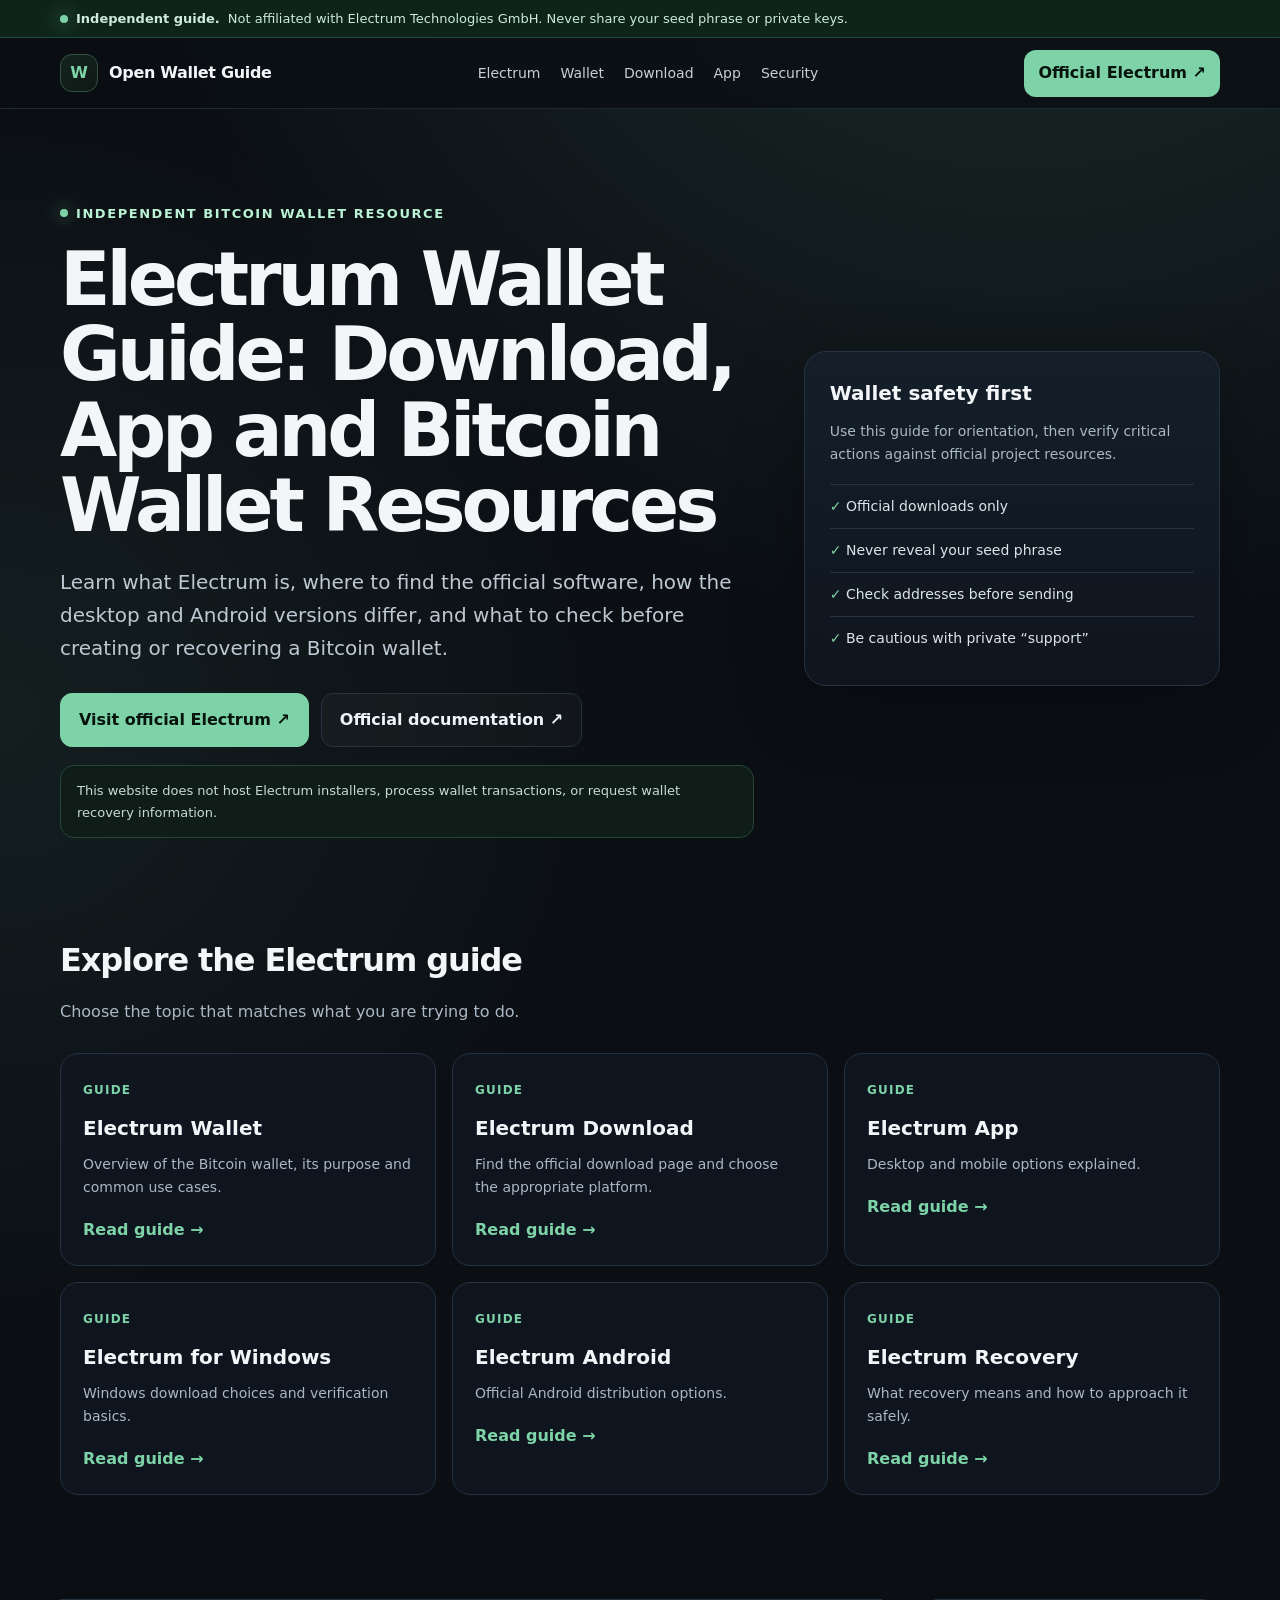
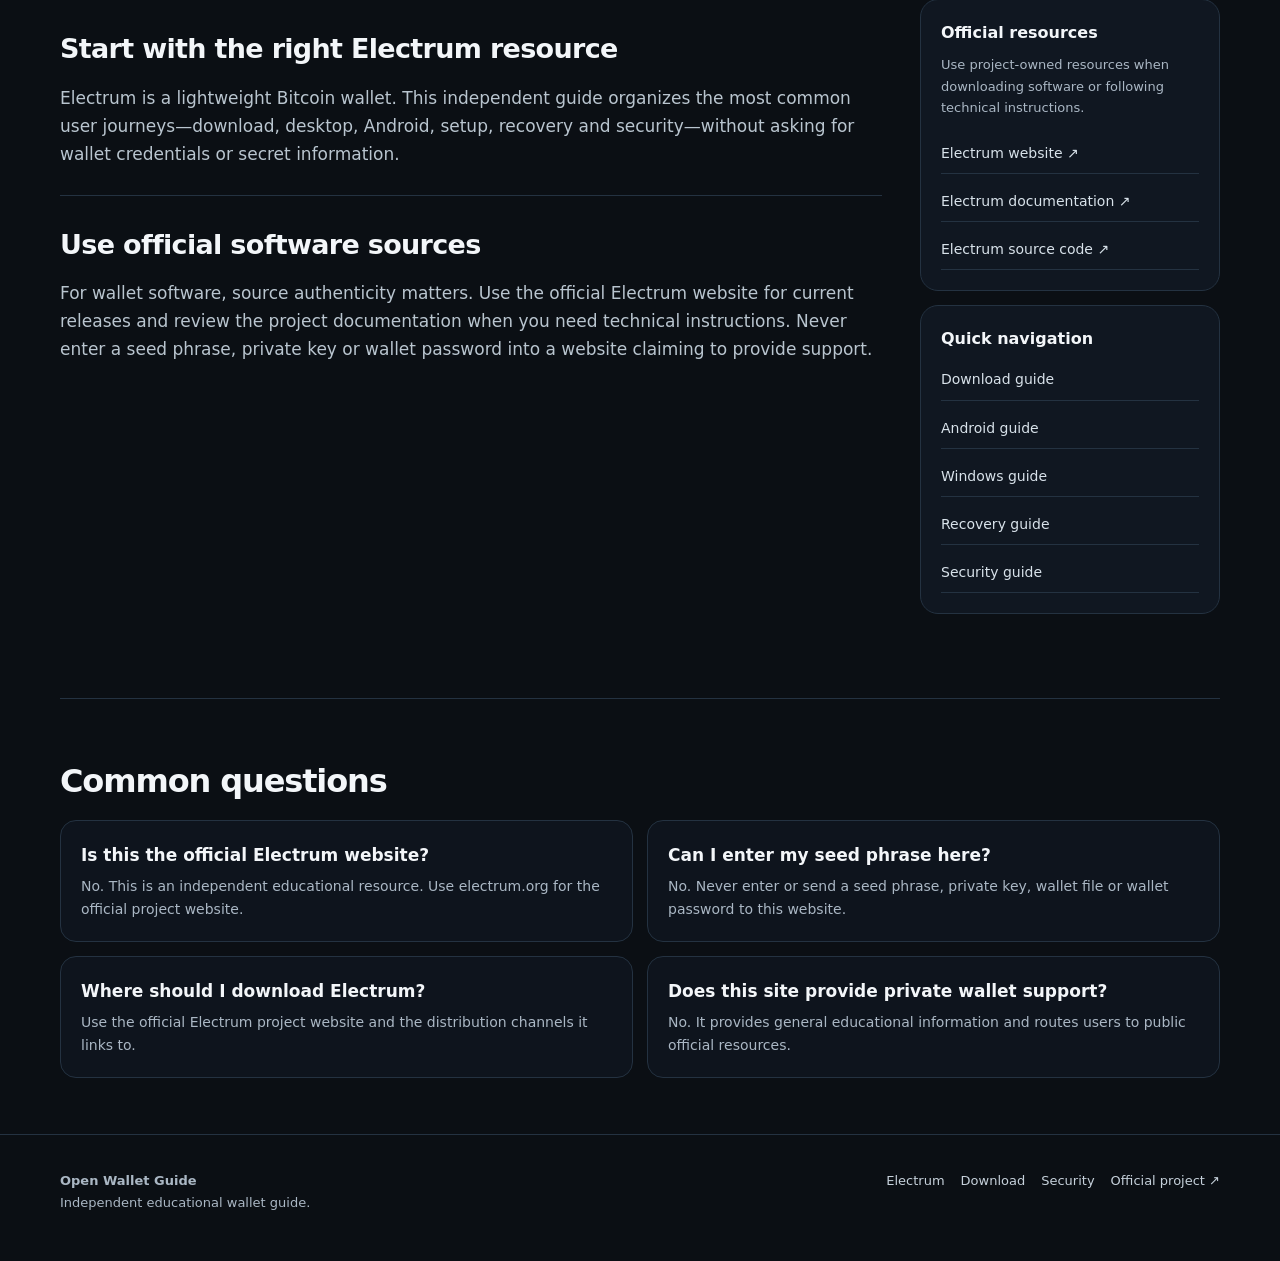
<file: index.html>
<!doctype html>
<html lang="en">
<head>
<meta charset="utf-8"><meta name="viewport" content="width=device-width,initial-scale=1">
<title>Electrum Wallet Guide | Download, App &amp; Bitcoin Wallet Help</title>
<meta name="description" content="Independent Electrum wallet guide covering downloads, desktop and Android apps, setup, recovery, fees and security with links to official Electrum resources.">
<meta name="robots" content="index,follow,max-image-preview:large">
<link rel="canonical" href="https://electrum-wallet-guide.onrender.com/">
<meta property="og:type" content="website"><meta property="og:title" content="Electrum Wallet Guide | Download, App &amp; Bitcoin Wallet Help">
<meta property="og:description" content="Independent Electrum wallet guide covering downloads, desktop and Android apps, setup, recovery, fees and security with links to official Electrum resources."><meta property="og:url" content="https://electrum-wallet-guide.onrender.com/">
<meta name="twitter:card" content="summary"><link rel="icon" href="/assets/favicon.svg" type="image/svg+xml"><link rel="stylesheet" href="/assets/styles.css">
<script type="application/ld+json">{"@context": "https://schema.org", "@type": "WebSite", "name": "Open Wallet Guide", "url": "https://electrum-wallet-guide.onrender.com/", "description": "Independent educational resources about Electrum Bitcoin Wallet."}</script>
<script type="application/ld+json">{"@context": "https://schema.org", "@type": "BreadcrumbList", "itemListElement": [{"@type": "ListItem", "position": 1, "name": "Home", "item": "https://electrum-wallet-guide.onrender.com/"}]}</script>
<script type="application/ld+json">{"@context": "https://schema.org", "@type": "FAQPage", "mainEntity": [{"@type": "Question", "name": "Is this the official Electrum website?", "acceptedAnswer": {"@type": "Answer", "text": "No. This is an independent educational guide. The official Electrum project website is electrum.org."}}, {"@type": "Question", "name": "Does this site ask for seed phrases or private keys?", "acceptedAnswer": {"@type": "Answer", "text": "No. Never share a wallet seed phrase, private key, wallet file or password with this site or with anyone offering wallet support."}}, {"@type": "Question", "name": "Where should I download Electrum?", "acceptedAnswer": {"@type": "Answer", "text": "Use the official Electrum project website and its linked distribution channels."}}]}</script>
</head>
<body>
<div class="notice"><div class="wrap"><span class="dot"></span><strong>Independent guide.</strong> Not affiliated with Electrum Technologies GmbH. Never share your seed phrase or private keys.</div></div>
<header><div class="wrap topbar"><a class="brand" href="/"><span class="mark">W</span><span>Open Wallet Guide</span></a><nav><a href="/electrum/">Electrum</a><a href="/electrum-wallet/">Wallet</a><a href="/electrum-download/">Download</a><a href="/electrum-app/">App</a><a href="/electrum-security/">Security</a></nav><a class="navcta" href="https://electrum.org/" target="_blank">Official Electrum ↗</a></div></header>
<main class="wrap">

<section class="hero"><div class="hero-grid"><div><div class="eyebrow"><span class="dot"></span>Independent Bitcoin wallet resource</div><h1>Electrum Wallet Guide: Download, App and Bitcoin Wallet Resources</h1><p class="lead">Learn what Electrum is, where to find the official software, how the desktop and Android versions differ, and what to check before creating or recovering a Bitcoin wallet.</p>
<div class="actions"><a class="btn primary" href="https://electrum.org/" target="_blank">Visit official Electrum ↗</a><a class="btn secondary" href="https://docs.electrum.org/en/latest/" target="_blank">Official documentation ↗</a></div>
<div class="disclaimer">This website does not host Electrum installers, process wallet transactions, or request wallet recovery information.</div></div>
<aside class="trust-card"><h2>Wallet safety first</h2><p>Use this guide for orientation, then verify critical actions against official project resources.</p><ul class="safe-list"><li><b>✓</b> Official downloads only</li><li><b>✓</b> Never reveal your seed phrase</li><li><b>✓</b> Check addresses before sending</li><li><b>✓</b> Be cautious with private “support”</li></ul></aside></div></section>
<section class="section"><h2 class="section-title">Explore the Electrum guide</h2><p class="section-copy">Choose the topic that matches what you are trying to do.</p><div class="cards"><a class="card" href="/electrum-wallet/"><span class="kicker">Guide</span><h3>Electrum Wallet</h3><p>Overview of the Bitcoin wallet, its purpose and common use cases.</p><div class="arrow">Read guide →</div></a><a class="card" href="/electrum-download/"><span class="kicker">Guide</span><h3>Electrum Download</h3><p>Find the official download page and choose the appropriate platform.</p><div class="arrow">Read guide →</div></a><a class="card" href="/electrum-app/"><span class="kicker">Guide</span><h3>Electrum App</h3><p>Desktop and mobile options explained.</p><div class="arrow">Read guide →</div></a><a class="card" href="/electrum-windows/"><span class="kicker">Guide</span><h3>Electrum for Windows</h3><p>Windows download choices and verification basics.</p><div class="arrow">Read guide →</div></a><a class="card" href="/electrum-android/"><span class="kicker">Guide</span><h3>Electrum Android</h3><p>Official Android distribution options.</p><div class="arrow">Read guide →</div></a><a class="card" href="/electrum-recovery/"><span class="kicker">Guide</span><h3>Electrum Recovery</h3><p>What recovery means and how to approach it safely.</p><div class="arrow">Read guide →</div></a></div></section>
<section class="section"><div class="content-grid"><article class="article"><section class="content-block"><h2>Start with the right Electrum resource</h2><p>Electrum is a lightweight Bitcoin wallet. This independent guide organizes the most common user journeys—download, desktop, Android, setup, recovery and security—without asking for wallet credentials or secret information.</p></section><section class="content-block"><h2>Use official software sources</h2><p>For wallet software, source authenticity matters. Use the official Electrum website for current releases and review the project documentation when you need technical instructions. Never enter a seed phrase, private key or wallet password into a website claiming to provide support.</p></section></article><aside class="side">
<div class="sidebox"><h3>Official resources</h3><p>Use project-owned resources when downloading software or following technical instructions.</p><div class="linklist"><a href="https://electrum.org/" target="_blank">Electrum website ↗</a><a href="https://docs.electrum.org/en/latest/" target="_blank">Electrum documentation ↗</a><a href="https://github.com/spesmilo/electrum" target="_blank">Electrum source code ↗</a></div></div>

<div class="sidebox"><h3>Quick navigation</h3><div class="linklist"><a href="/electrum-download/">Download guide</a><a href="/electrum-android/">Android guide</a><a href="/electrum-windows/">Windows guide</a><a href="/electrum-recovery/">Recovery guide</a><a href="/electrum-security/">Security guide</a></div></div>
</aside></div></section>
<section class="faq"><h2 class="section-title">Common questions</h2><div class="faq-grid">
<div class="faq-item"><h3>Is this the official Electrum website?</h3><p>No. This is an independent educational resource. Use electrum.org for the official project website.</p></div>
<div class="faq-item"><h3>Can I enter my seed phrase here?</h3><p>No. Never enter or send a seed phrase, private key, wallet file or wallet password to this website.</p></div>
<div class="faq-item"><h3>Where should I download Electrum?</h3><p>Use the official Electrum project website and the distribution channels it links to.</p></div>
<div class="faq-item"><h3>Does this site provide private wallet support?</h3><p>No. It provides general educational information and routes users to public official resources.</p></div>
</div></section></main>
<footer><div class="wrap footergrid"><div><strong>Open Wallet Guide</strong><br>Independent educational wallet guide.</div><div class="footerlinks"><a href="/electrum/">Electrum</a><a href="/electrum-download/">Download</a><a href="/electrum-security/">Security</a><a href="https://electrum.org/" target="_blank">Official project ↗</a></div></div></footer>
<script src="/assets/site.js" defer></script></body></html>
</file>
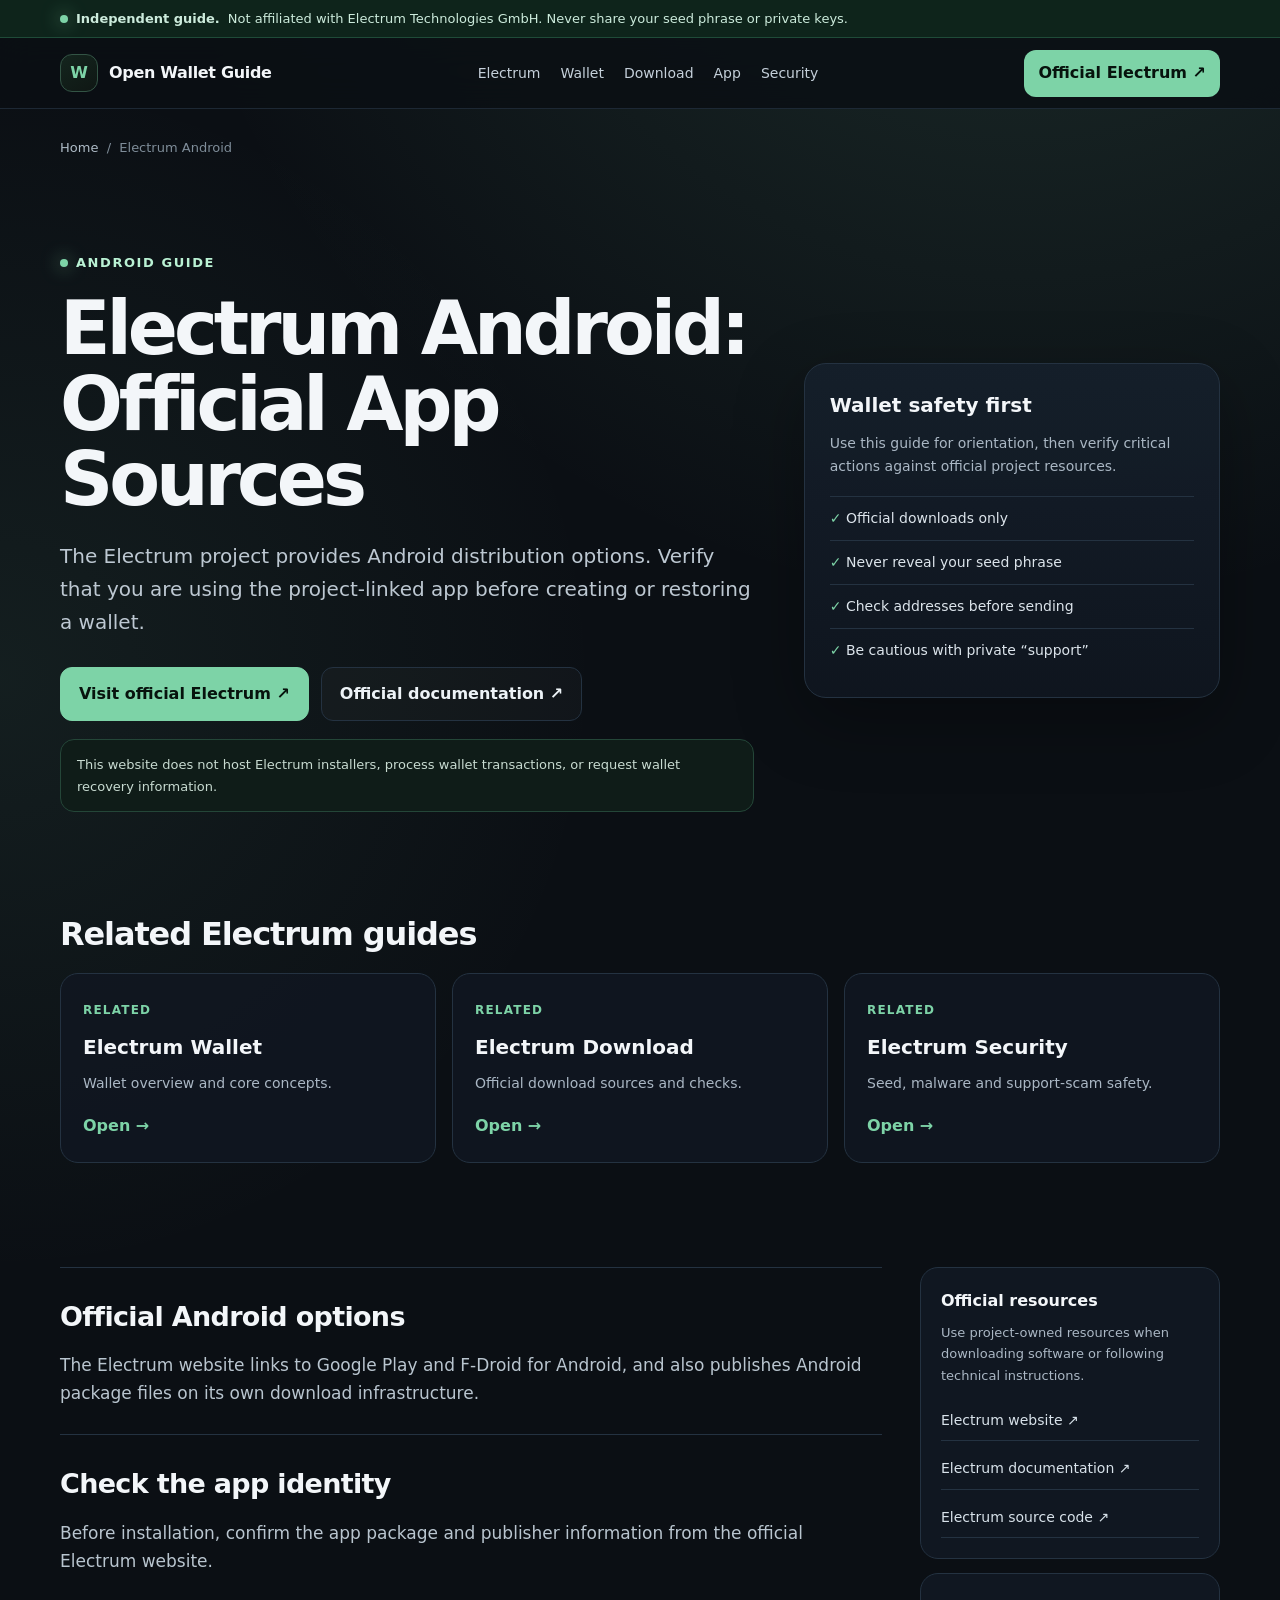
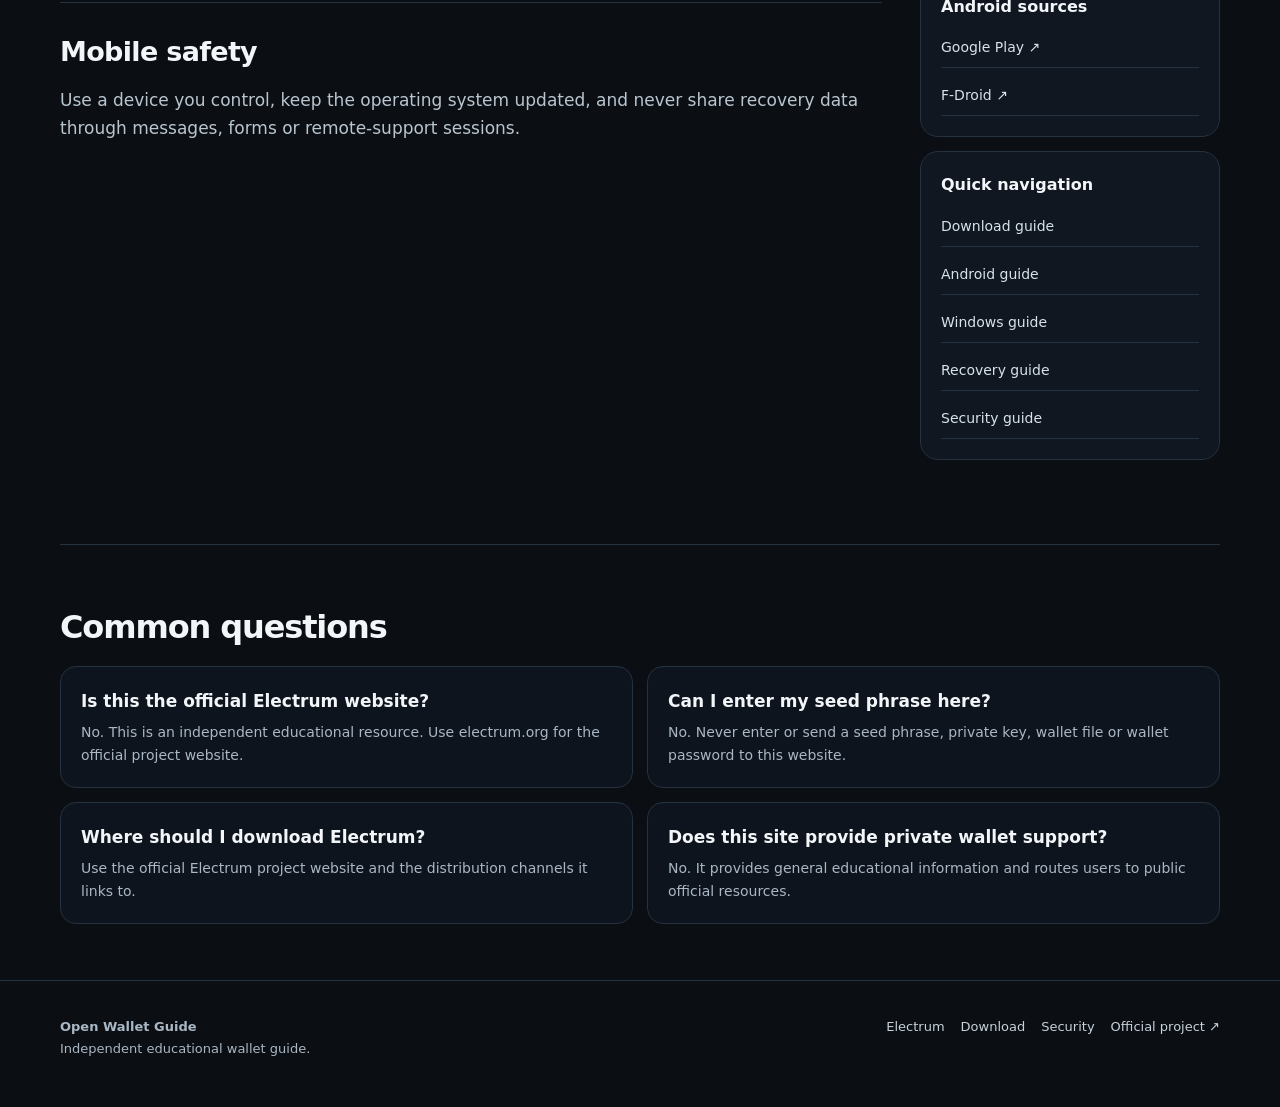
<file: electrum-android/index.html>
<!doctype html>
<html lang="en">
<head>
<meta charset="utf-8"><meta name="viewport" content="width=device-width,initial-scale=1">
<title>Electrum Android | Official App Sources &amp; Mobile Guide</title>
<meta name="description" content="Electrum Android guide with official Google Play, F-Droid and project download references plus mobile wallet safety tips.">
<meta name="robots" content="index,follow,max-image-preview:large">
<link rel="canonical" href="https://electrum-wallet-guide.onrender.com/electrum-android/">
<meta property="og:type" content="website"><meta property="og:title" content="Electrum Android | Official App Sources &amp; Mobile Guide">
<meta property="og:description" content="Electrum Android guide with official Google Play, F-Droid and project download references plus mobile wallet safety tips."><meta property="og:url" content="https://electrum-wallet-guide.onrender.com/electrum-android/">
<meta name="twitter:card" content="summary"><link rel="icon" href="/assets/favicon.svg" type="image/svg+xml"><link rel="stylesheet" href="/assets/styles.css">
<script type="application/ld+json">{"@context": "https://schema.org", "@type": "WebSite", "name": "Open Wallet Guide", "url": "https://electrum-wallet-guide.onrender.com/", "description": "Independent educational resources about Electrum Bitcoin Wallet."}</script>
<script type="application/ld+json">{"@context": "https://schema.org", "@type": "BreadcrumbList", "itemListElement": [{"@type": "ListItem", "position": 1, "name": "Home", "item": "https://electrum-wallet-guide.onrender.com/"}, {"@type": "ListItem", "position": 2, "name": "Electrum Android", "item": "https://electrum-wallet-guide.onrender.com/electrum-android/"}]}</script>
<script type="application/ld+json">{"@context": "https://schema.org", "@type": "FAQPage", "mainEntity": [{"@type": "Question", "name": "Is this the official Electrum website?", "acceptedAnswer": {"@type": "Answer", "text": "No. This is an independent educational guide. The official Electrum project website is electrum.org."}}, {"@type": "Question", "name": "Does this site ask for seed phrases or private keys?", "acceptedAnswer": {"@type": "Answer", "text": "No. Never share a wallet seed phrase, private key, wallet file or password with this site or with anyone offering wallet support."}}, {"@type": "Question", "name": "Where should I download Electrum?", "acceptedAnswer": {"@type": "Answer", "text": "Use the official Electrum project website and its linked distribution channels."}}]}</script>
</head>
<body>
<div class="notice"><div class="wrap"><span class="dot"></span><strong>Independent guide.</strong> Not affiliated with Electrum Technologies GmbH. Never share your seed phrase or private keys.</div></div>
<header><div class="wrap topbar"><a class="brand" href="/"><span class="mark">W</span><span>Open Wallet Guide</span></a><nav><a href="/electrum/">Electrum</a><a href="/electrum-wallet/">Wallet</a><a href="/electrum-download/">Download</a><a href="/electrum-app/">App</a><a href="/electrum-security/">Security</a></nav><a class="navcta" href="https://electrum.org/" target="_blank">Official Electrum ↗</a></div></header>
<main class="wrap">
<div class="breadcrumb"><a href="/">Home</a> &nbsp;/&nbsp; Electrum Android</div>
<section class="hero"><div class="hero-grid"><div><div class="eyebrow"><span class="dot"></span>Android guide</div><h1>Electrum Android: Official App Sources</h1><p class="lead">The Electrum project provides Android distribution options. Verify that you are using the project-linked app before creating or restoring a wallet.</p>
<div class="actions"><a class="btn primary" href="https://electrum.org/" target="_blank">Visit official Electrum ↗</a><a class="btn secondary" href="https://docs.electrum.org/en/latest/" target="_blank">Official documentation ↗</a></div>
<div class="disclaimer">This website does not host Electrum installers, process wallet transactions, or request wallet recovery information.</div></div>
<aside class="trust-card"><h2>Wallet safety first</h2><p>Use this guide for orientation, then verify critical actions against official project resources.</p><ul class="safe-list"><li><b>✓</b> Official downloads only</li><li><b>✓</b> Never reveal your seed phrase</li><li><b>✓</b> Check addresses before sending</li><li><b>✓</b> Be cautious with private “support”</li></ul></aside></div></section>
<section class="section"><h2 class="section-title">Related Electrum guides</h2><div class="cards"><a class="card" href="/electrum-wallet/"><span class="kicker">Related</span><h3>Electrum Wallet</h3><p>Wallet overview and core concepts.</p><div class="arrow">Open →</div></a><a class="card" href="/electrum-download/"><span class="kicker">Related</span><h3>Electrum Download</h3><p>Official download sources and checks.</p><div class="arrow">Open →</div></a><a class="card" href="/electrum-security/"><span class="kicker">Related</span><h3>Electrum Security</h3><p>Seed, malware and support-scam safety.</p><div class="arrow">Open →</div></a></div></section>
<section class="section"><div class="content-grid"><article class="article"><section class="content-block"><h2>Official Android options</h2><p>The Electrum website links to Google Play and F-Droid for Android, and also publishes Android package files on its own download infrastructure.</p></section><section class="content-block"><h2>Check the app identity</h2><p>Before installation, confirm the app package and publisher information from the official Electrum website.</p></section><section class="content-block"><h2>Mobile safety</h2><p>Use a device you control, keep the operating system updated, and never share recovery data through messages, forms or remote-support sessions.</p></section></article><aside class="side">
<div class="sidebox"><h3>Official resources</h3><p>Use project-owned resources when downloading software or following technical instructions.</p><div class="linklist"><a href="https://electrum.org/" target="_blank">Electrum website ↗</a><a href="https://docs.electrum.org/en/latest/" target="_blank">Electrum documentation ↗</a><a href="https://github.com/spesmilo/electrum" target="_blank">Electrum source code ↗</a></div></div>
<div class="sidebox"><h3>Android sources</h3><div class="linklist"><a href="https://play.google.com/store/apps/details?id=org.electrum.electrum" target="_blank">Google Play ↗</a><a href="https://f-droid.org/en/packages/org.electrum.electrum/" target="_blank">F-Droid ↗</a></div></div>
<div class="sidebox"><h3>Quick navigation</h3><div class="linklist"><a href="/electrum-download/">Download guide</a><a href="/electrum-android/">Android guide</a><a href="/electrum-windows/">Windows guide</a><a href="/electrum-recovery/">Recovery guide</a><a href="/electrum-security/">Security guide</a></div></div>
</aside></div></section>
<section class="faq"><h2 class="section-title">Common questions</h2><div class="faq-grid">
<div class="faq-item"><h3>Is this the official Electrum website?</h3><p>No. This is an independent educational resource. Use electrum.org for the official project website.</p></div>
<div class="faq-item"><h3>Can I enter my seed phrase here?</h3><p>No. Never enter or send a seed phrase, private key, wallet file or wallet password to this website.</p></div>
<div class="faq-item"><h3>Where should I download Electrum?</h3><p>Use the official Electrum project website and the distribution channels it links to.</p></div>
<div class="faq-item"><h3>Does this site provide private wallet support?</h3><p>No. It provides general educational information and routes users to public official resources.</p></div>
</div></section></main>
<footer><div class="wrap footergrid"><div><strong>Open Wallet Guide</strong><br>Independent educational wallet guide.</div><div class="footerlinks"><a href="/electrum/">Electrum</a><a href="/electrum-download/">Download</a><a href="/electrum-security/">Security</a><a href="https://electrum.org/" target="_blank">Official project ↗</a></div></div></footer>
<script src="/assets/site.js" defer></script></body></html>
</file>
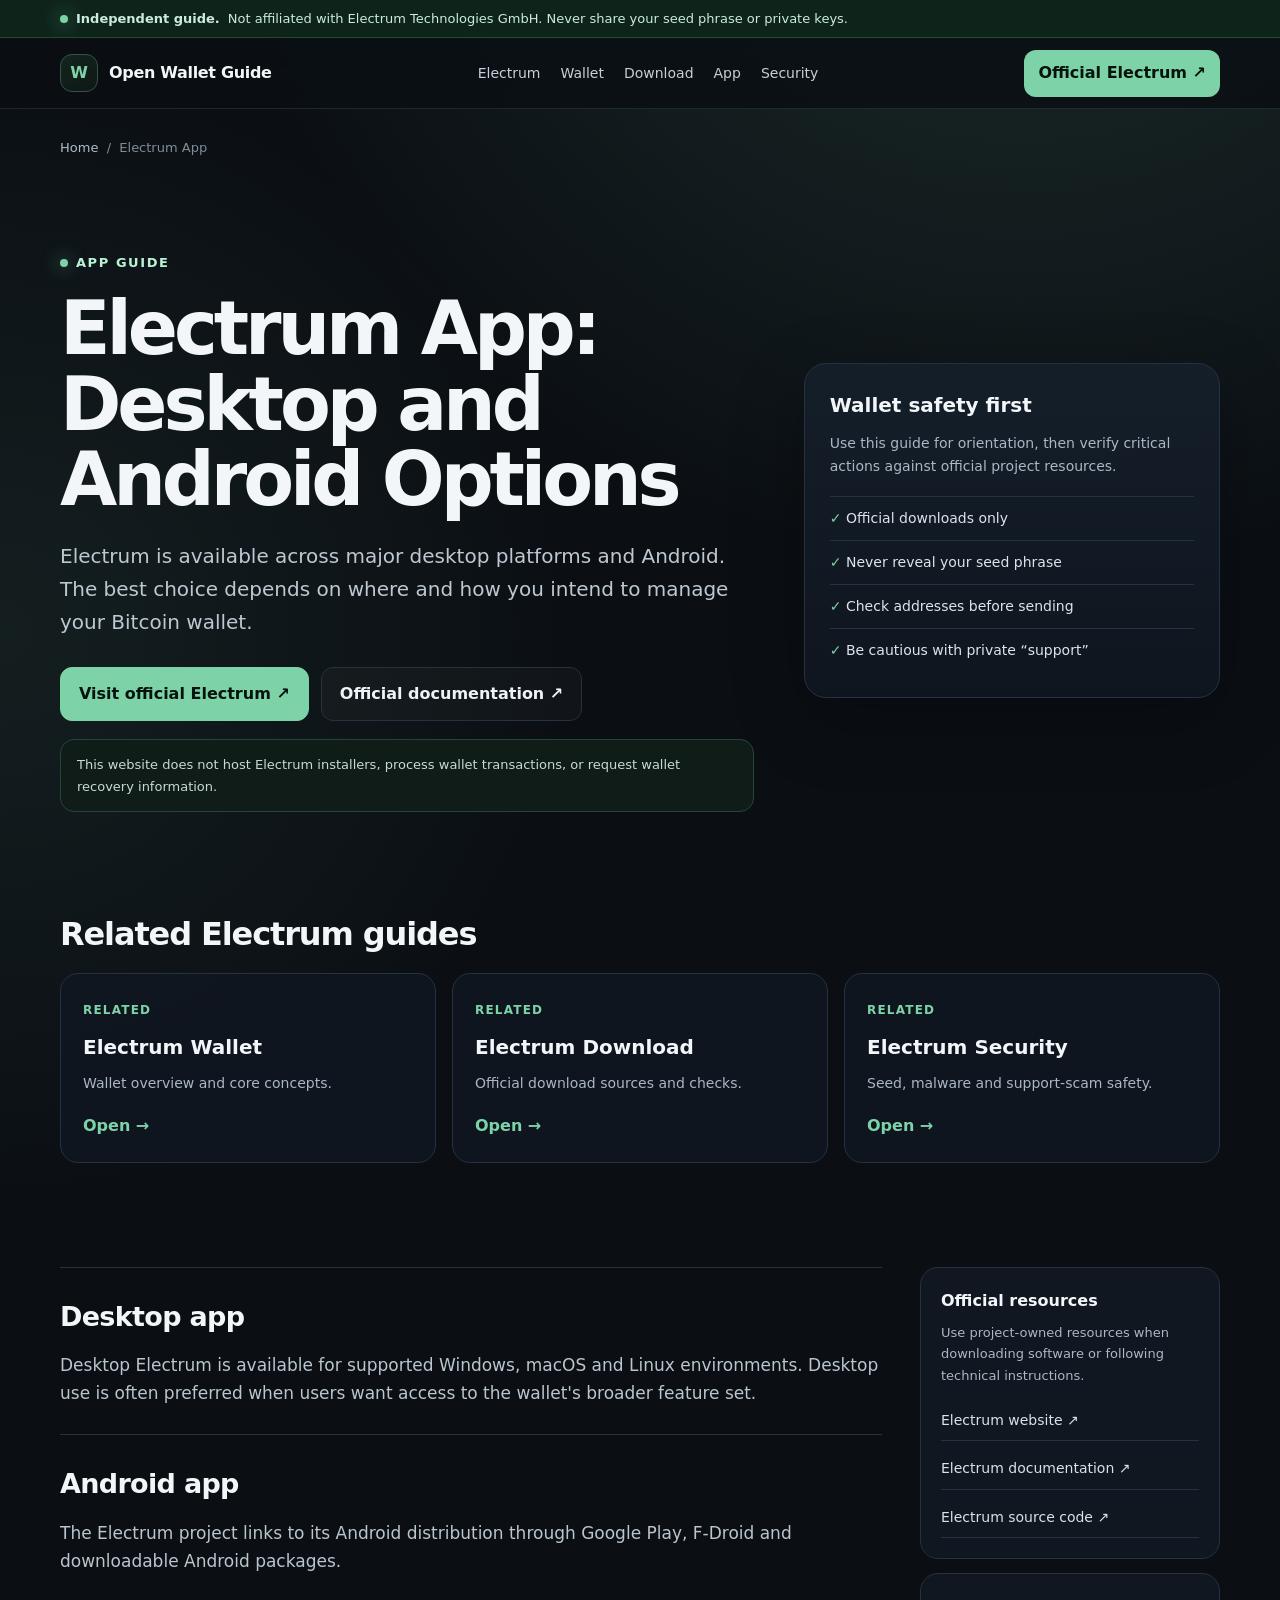
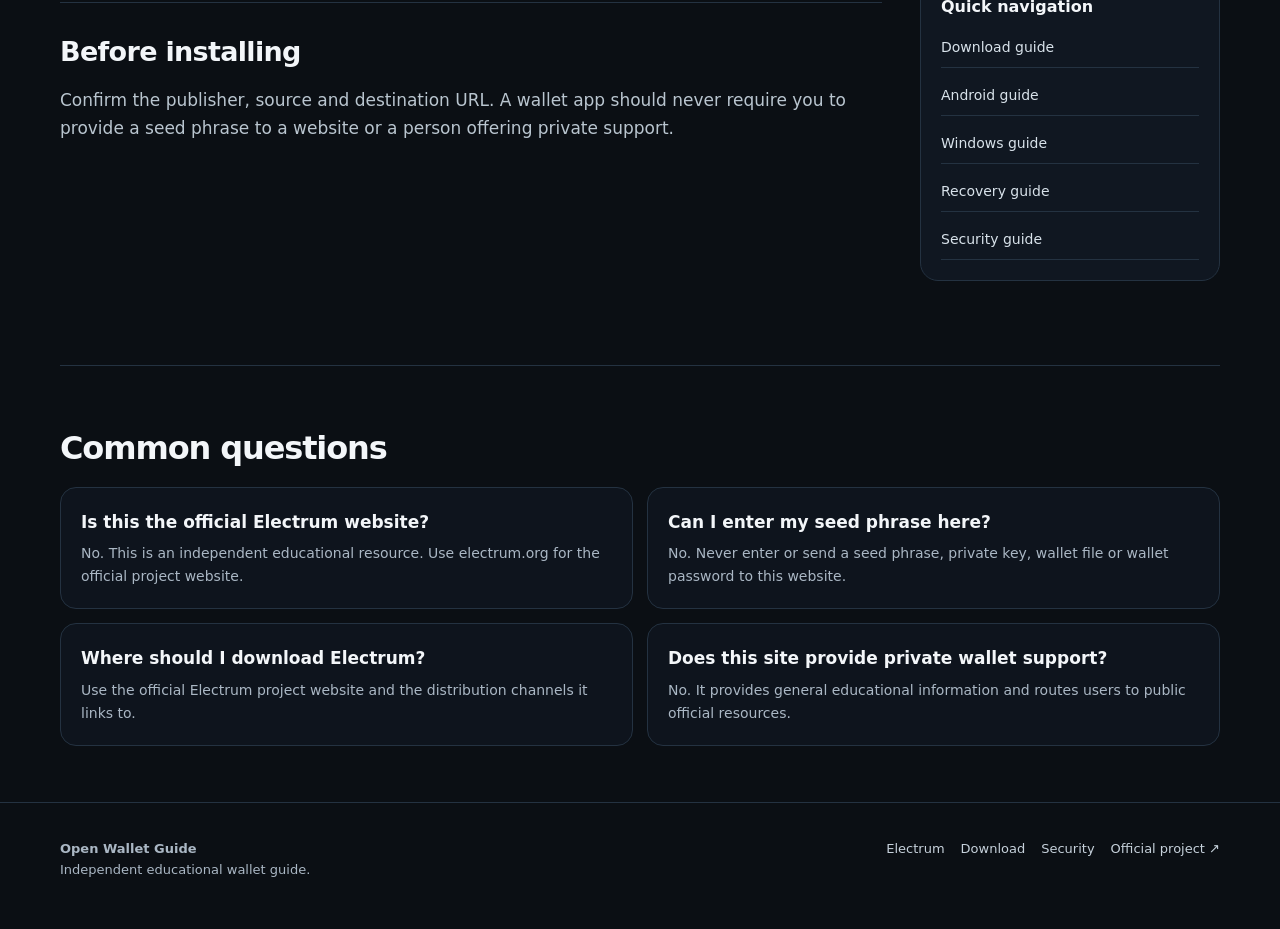
<file: electrum-app/index.html>
<!doctype html>
<html lang="en">
<head>
<meta charset="utf-8"><meta name="viewport" content="width=device-width,initial-scale=1">
<title>Electrum App | Desktop and Android Bitcoin Wallet Guide</title>
<meta name="description" content="Compare Electrum app options for desktop and Android and use official sources for downloads and documentation.">
<meta name="robots" content="index,follow,max-image-preview:large">
<link rel="canonical" href="https://electrum-wallet-guide.onrender.com/electrum-app/">
<meta property="og:type" content="website"><meta property="og:title" content="Electrum App | Desktop and Android Bitcoin Wallet Guide">
<meta property="og:description" content="Compare Electrum app options for desktop and Android and use official sources for downloads and documentation."><meta property="og:url" content="https://electrum-wallet-guide.onrender.com/electrum-app/">
<meta name="twitter:card" content="summary"><link rel="icon" href="/assets/favicon.svg" type="image/svg+xml"><link rel="stylesheet" href="/assets/styles.css">
<script type="application/ld+json">{"@context": "https://schema.org", "@type": "WebSite", "name": "Open Wallet Guide", "url": "https://electrum-wallet-guide.onrender.com/", "description": "Independent educational resources about Electrum Bitcoin Wallet."}</script>
<script type="application/ld+json">{"@context": "https://schema.org", "@type": "BreadcrumbList", "itemListElement": [{"@type": "ListItem", "position": 1, "name": "Home", "item": "https://electrum-wallet-guide.onrender.com/"}, {"@type": "ListItem", "position": 2, "name": "Electrum App", "item": "https://electrum-wallet-guide.onrender.com/electrum-app/"}]}</script>
<script type="application/ld+json">{"@context": "https://schema.org", "@type": "FAQPage", "mainEntity": [{"@type": "Question", "name": "Is this the official Electrum website?", "acceptedAnswer": {"@type": "Answer", "text": "No. This is an independent educational guide. The official Electrum project website is electrum.org."}}, {"@type": "Question", "name": "Does this site ask for seed phrases or private keys?", "acceptedAnswer": {"@type": "Answer", "text": "No. Never share a wallet seed phrase, private key, wallet file or password with this site or with anyone offering wallet support."}}, {"@type": "Question", "name": "Where should I download Electrum?", "acceptedAnswer": {"@type": "Answer", "text": "Use the official Electrum project website and its linked distribution channels."}}]}</script>
</head>
<body>
<div class="notice"><div class="wrap"><span class="dot"></span><strong>Independent guide.</strong> Not affiliated with Electrum Technologies GmbH. Never share your seed phrase or private keys.</div></div>
<header><div class="wrap topbar"><a class="brand" href="/"><span class="mark">W</span><span>Open Wallet Guide</span></a><nav><a href="/electrum/">Electrum</a><a href="/electrum-wallet/">Wallet</a><a href="/electrum-download/">Download</a><a href="/electrum-app/">App</a><a href="/electrum-security/">Security</a></nav><a class="navcta" href="https://electrum.org/" target="_blank">Official Electrum ↗</a></div></header>
<main class="wrap">
<div class="breadcrumb"><a href="/">Home</a> &nbsp;/&nbsp; Electrum App</div>
<section class="hero"><div class="hero-grid"><div><div class="eyebrow"><span class="dot"></span>App guide</div><h1>Electrum App: Desktop and Android Options</h1><p class="lead">Electrum is available across major desktop platforms and Android. The best choice depends on where and how you intend to manage your Bitcoin wallet.</p>
<div class="actions"><a class="btn primary" href="https://electrum.org/" target="_blank">Visit official Electrum ↗</a><a class="btn secondary" href="https://docs.electrum.org/en/latest/" target="_blank">Official documentation ↗</a></div>
<div class="disclaimer">This website does not host Electrum installers, process wallet transactions, or request wallet recovery information.</div></div>
<aside class="trust-card"><h2>Wallet safety first</h2><p>Use this guide for orientation, then verify critical actions against official project resources.</p><ul class="safe-list"><li><b>✓</b> Official downloads only</li><li><b>✓</b> Never reveal your seed phrase</li><li><b>✓</b> Check addresses before sending</li><li><b>✓</b> Be cautious with private “support”</li></ul></aside></div></section>
<section class="section"><h2 class="section-title">Related Electrum guides</h2><div class="cards"><a class="card" href="/electrum-wallet/"><span class="kicker">Related</span><h3>Electrum Wallet</h3><p>Wallet overview and core concepts.</p><div class="arrow">Open →</div></a><a class="card" href="/electrum-download/"><span class="kicker">Related</span><h3>Electrum Download</h3><p>Official download sources and checks.</p><div class="arrow">Open →</div></a><a class="card" href="/electrum-security/"><span class="kicker">Related</span><h3>Electrum Security</h3><p>Seed, malware and support-scam safety.</p><div class="arrow">Open →</div></a></div></section>
<section class="section"><div class="content-grid"><article class="article"><section class="content-block"><h2>Desktop app</h2><p>Desktop Electrum is available for supported Windows, macOS and Linux environments. Desktop use is often preferred when users want access to the wallet&#x27;s broader feature set.</p></section><section class="content-block"><h2>Android app</h2><p>The Electrum project links to its Android distribution through Google Play, F-Droid and downloadable Android packages.</p></section><section class="content-block"><h2>Before installing</h2><p>Confirm the publisher, source and destination URL. A wallet app should never require you to provide a seed phrase to a website or a person offering private support.</p></section></article><aside class="side">
<div class="sidebox"><h3>Official resources</h3><p>Use project-owned resources when downloading software or following technical instructions.</p><div class="linklist"><a href="https://electrum.org/" target="_blank">Electrum website ↗</a><a href="https://docs.electrum.org/en/latest/" target="_blank">Electrum documentation ↗</a><a href="https://github.com/spesmilo/electrum" target="_blank">Electrum source code ↗</a></div></div>

<div class="sidebox"><h3>Quick navigation</h3><div class="linklist"><a href="/electrum-download/">Download guide</a><a href="/electrum-android/">Android guide</a><a href="/electrum-windows/">Windows guide</a><a href="/electrum-recovery/">Recovery guide</a><a href="/electrum-security/">Security guide</a></div></div>
</aside></div></section>
<section class="faq"><h2 class="section-title">Common questions</h2><div class="faq-grid">
<div class="faq-item"><h3>Is this the official Electrum website?</h3><p>No. This is an independent educational resource. Use electrum.org for the official project website.</p></div>
<div class="faq-item"><h3>Can I enter my seed phrase here?</h3><p>No. Never enter or send a seed phrase, private key, wallet file or wallet password to this website.</p></div>
<div class="faq-item"><h3>Where should I download Electrum?</h3><p>Use the official Electrum project website and the distribution channels it links to.</p></div>
<div class="faq-item"><h3>Does this site provide private wallet support?</h3><p>No. It provides general educational information and routes users to public official resources.</p></div>
</div></section></main>
<footer><div class="wrap footergrid"><div><strong>Open Wallet Guide</strong><br>Independent educational wallet guide.</div><div class="footerlinks"><a href="/electrum/">Electrum</a><a href="/electrum-download/">Download</a><a href="/electrum-security/">Security</a><a href="https://electrum.org/" target="_blank">Official project ↗</a></div></div></footer>
<script src="/assets/site.js" defer></script></body></html>
</file>
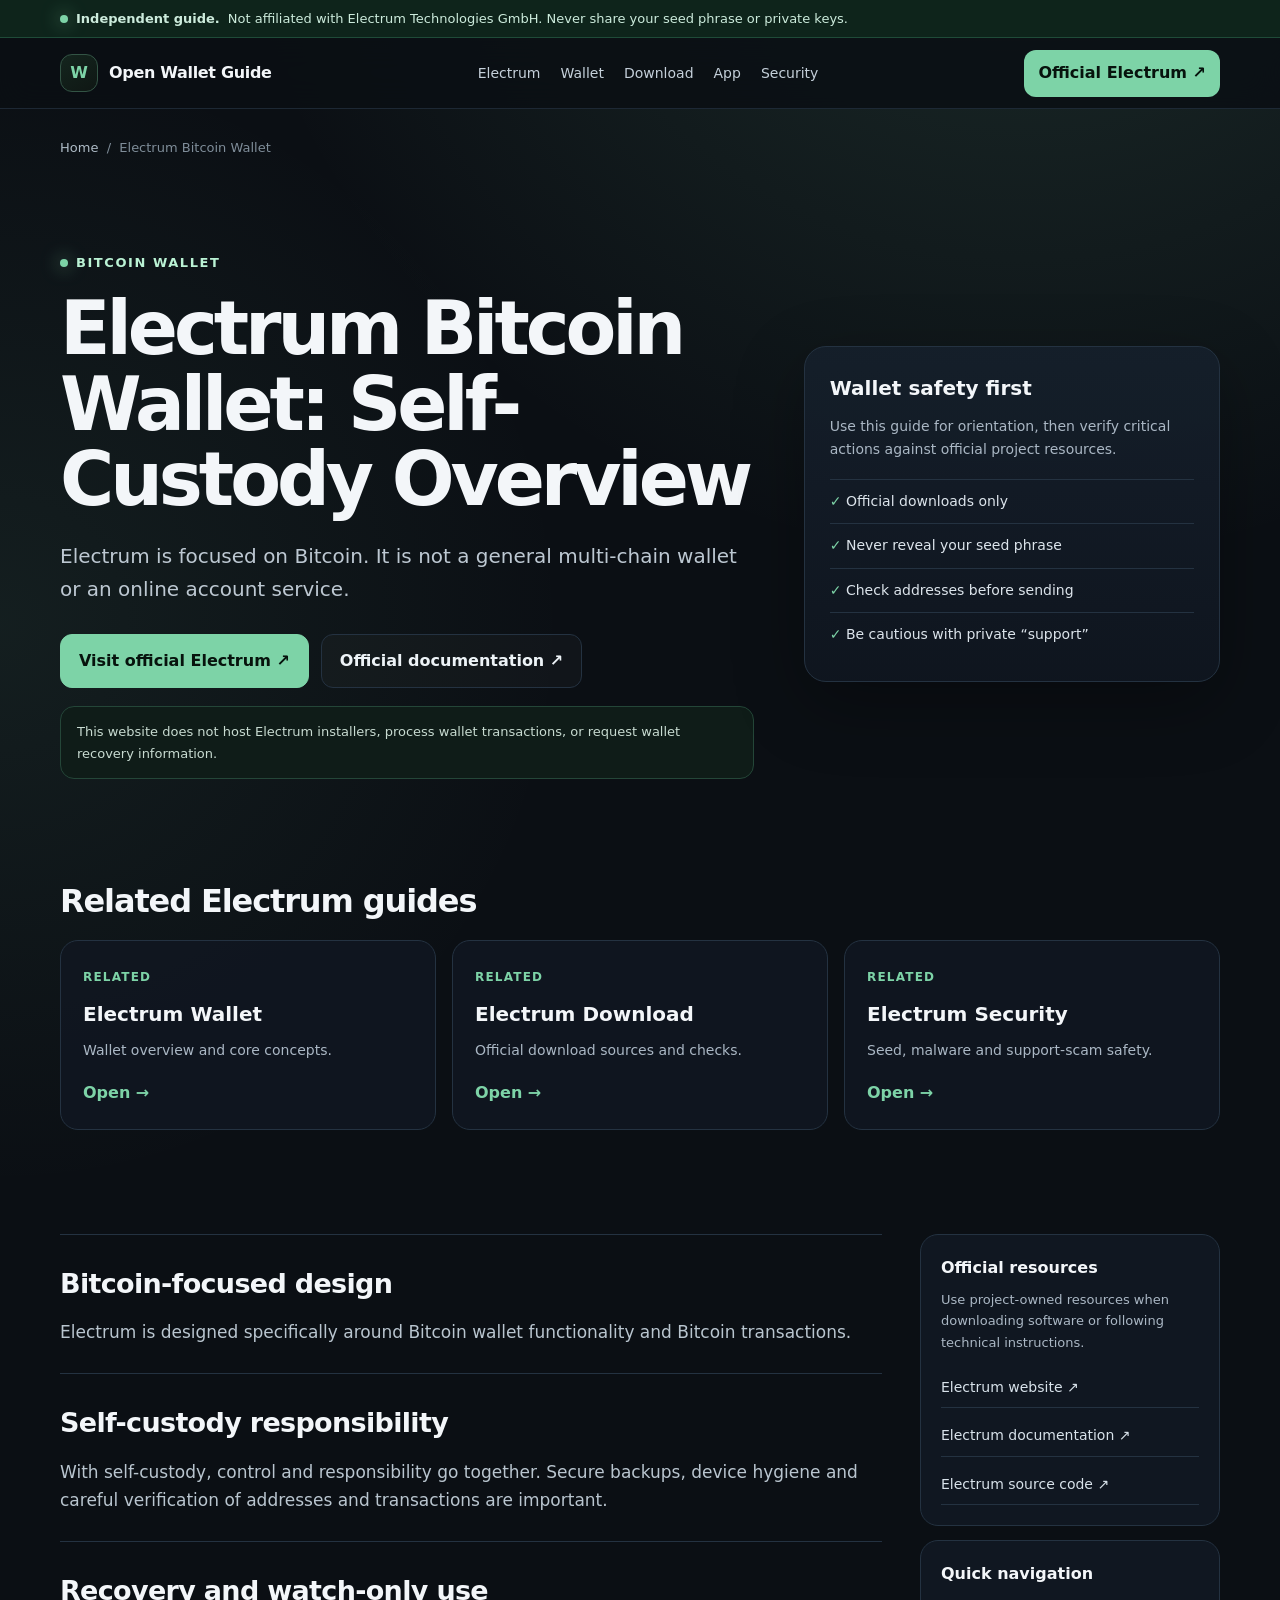
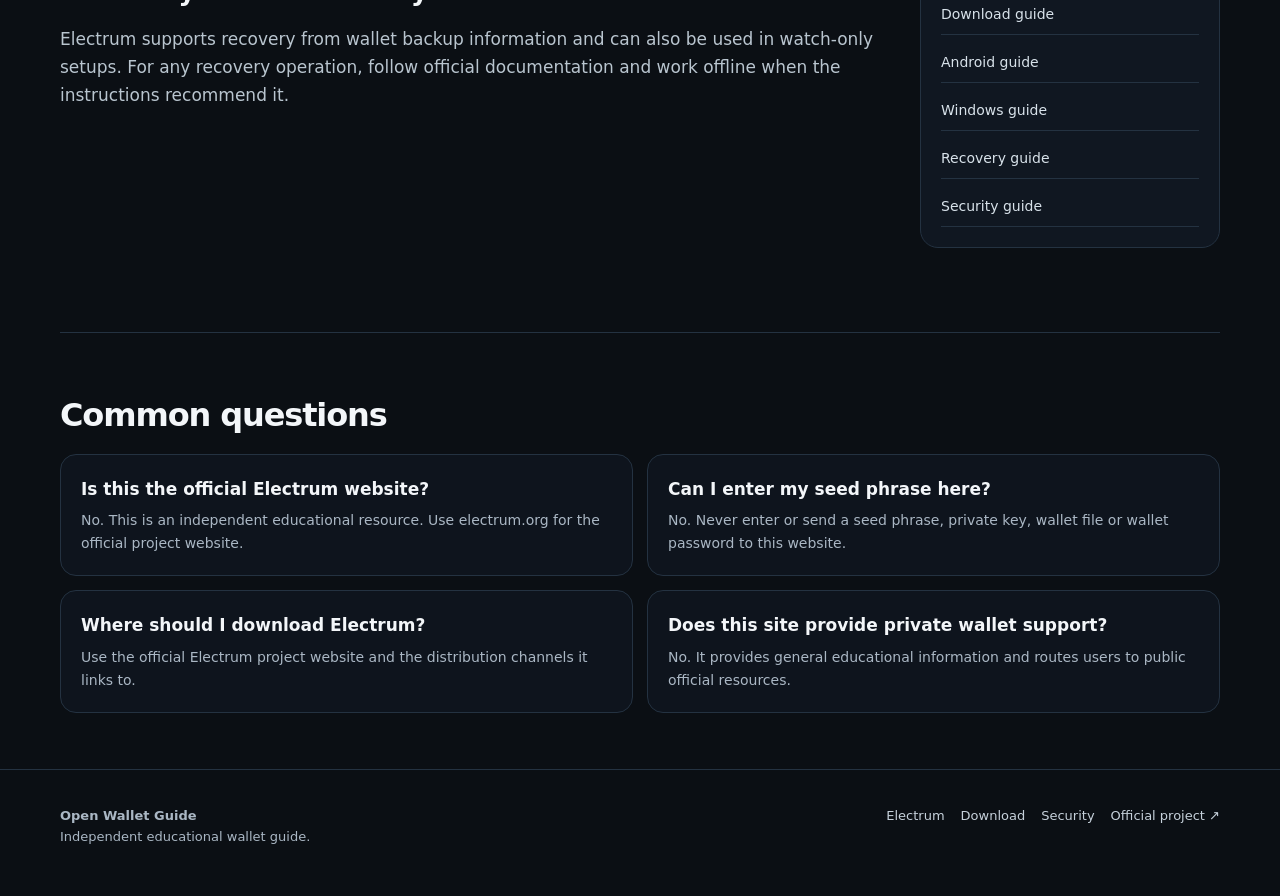
<file: electrum-bitcoin-wallet/index.html>
<!doctype html>
<html lang="en">
<head>
<meta charset="utf-8"><meta name="viewport" content="width=device-width,initial-scale=1">
<title>Electrum Bitcoin Wallet | How It Fits Bitcoin Self-Custody</title>
<meta name="description" content="Learn how Electrum fits Bitcoin self-custody, including lightweight wallet architecture, recovery, watch-only wallets and security responsibilities.">
<meta name="robots" content="index,follow,max-image-preview:large">
<link rel="canonical" href="https://electrum-wallet-guide.onrender.com/electrum-bitcoin-wallet/">
<meta property="og:type" content="website"><meta property="og:title" content="Electrum Bitcoin Wallet | How It Fits Bitcoin Self-Custody">
<meta property="og:description" content="Learn how Electrum fits Bitcoin self-custody, including lightweight wallet architecture, recovery, watch-only wallets and security responsibilities."><meta property="og:url" content="https://electrum-wallet-guide.onrender.com/electrum-bitcoin-wallet/">
<meta name="twitter:card" content="summary"><link rel="icon" href="/assets/favicon.svg" type="image/svg+xml"><link rel="stylesheet" href="/assets/styles.css">
<script type="application/ld+json">{"@context": "https://schema.org", "@type": "WebSite", "name": "Open Wallet Guide", "url": "https://electrum-wallet-guide.onrender.com/", "description": "Independent educational resources about Electrum Bitcoin Wallet."}</script>
<script type="application/ld+json">{"@context": "https://schema.org", "@type": "BreadcrumbList", "itemListElement": [{"@type": "ListItem", "position": 1, "name": "Home", "item": "https://electrum-wallet-guide.onrender.com/"}, {"@type": "ListItem", "position": 2, "name": "Electrum Bitcoin Wallet", "item": "https://electrum-wallet-guide.onrender.com/electrum-bitcoin-wallet/"}]}</script>
<script type="application/ld+json">{"@context": "https://schema.org", "@type": "FAQPage", "mainEntity": [{"@type": "Question", "name": "Is this the official Electrum website?", "acceptedAnswer": {"@type": "Answer", "text": "No. This is an independent educational guide. The official Electrum project website is electrum.org."}}, {"@type": "Question", "name": "Does this site ask for seed phrases or private keys?", "acceptedAnswer": {"@type": "Answer", "text": "No. Never share a wallet seed phrase, private key, wallet file or password with this site or with anyone offering wallet support."}}, {"@type": "Question", "name": "Where should I download Electrum?", "acceptedAnswer": {"@type": "Answer", "text": "Use the official Electrum project website and its linked distribution channels."}}]}</script>
</head>
<body>
<div class="notice"><div class="wrap"><span class="dot"></span><strong>Independent guide.</strong> Not affiliated with Electrum Technologies GmbH. Never share your seed phrase or private keys.</div></div>
<header><div class="wrap topbar"><a class="brand" href="/"><span class="mark">W</span><span>Open Wallet Guide</span></a><nav><a href="/electrum/">Electrum</a><a href="/electrum-wallet/">Wallet</a><a href="/electrum-download/">Download</a><a href="/electrum-app/">App</a><a href="/electrum-security/">Security</a></nav><a class="navcta" href="https://electrum.org/" target="_blank">Official Electrum ↗</a></div></header>
<main class="wrap">
<div class="breadcrumb"><a href="/">Home</a> &nbsp;/&nbsp; Electrum Bitcoin Wallet</div>
<section class="hero"><div class="hero-grid"><div><div class="eyebrow"><span class="dot"></span>Bitcoin wallet</div><h1>Electrum Bitcoin Wallet: Self-Custody Overview</h1><p class="lead">Electrum is focused on Bitcoin. It is not a general multi-chain wallet or an online account service.</p>
<div class="actions"><a class="btn primary" href="https://electrum.org/" target="_blank">Visit official Electrum ↗</a><a class="btn secondary" href="https://docs.electrum.org/en/latest/" target="_blank">Official documentation ↗</a></div>
<div class="disclaimer">This website does not host Electrum installers, process wallet transactions, or request wallet recovery information.</div></div>
<aside class="trust-card"><h2>Wallet safety first</h2><p>Use this guide for orientation, then verify critical actions against official project resources.</p><ul class="safe-list"><li><b>✓</b> Official downloads only</li><li><b>✓</b> Never reveal your seed phrase</li><li><b>✓</b> Check addresses before sending</li><li><b>✓</b> Be cautious with private “support”</li></ul></aside></div></section>
<section class="section"><h2 class="section-title">Related Electrum guides</h2><div class="cards"><a class="card" href="/electrum-wallet/"><span class="kicker">Related</span><h3>Electrum Wallet</h3><p>Wallet overview and core concepts.</p><div class="arrow">Open →</div></a><a class="card" href="/electrum-download/"><span class="kicker">Related</span><h3>Electrum Download</h3><p>Official download sources and checks.</p><div class="arrow">Open →</div></a><a class="card" href="/electrum-security/"><span class="kicker">Related</span><h3>Electrum Security</h3><p>Seed, malware and support-scam safety.</p><div class="arrow">Open →</div></a></div></section>
<section class="section"><div class="content-grid"><article class="article"><section class="content-block"><h2>Bitcoin-focused design</h2><p>Electrum is designed specifically around Bitcoin wallet functionality and Bitcoin transactions.</p></section><section class="content-block"><h2>Self-custody responsibility</h2><p>With self-custody, control and responsibility go together. Secure backups, device hygiene and careful verification of addresses and transactions are important.</p></section><section class="content-block"><h2>Recovery and watch-only use</h2><p>Electrum supports recovery from wallet backup information and can also be used in watch-only setups. For any recovery operation, follow official documentation and work offline when the instructions recommend it.</p></section></article><aside class="side">
<div class="sidebox"><h3>Official resources</h3><p>Use project-owned resources when downloading software or following technical instructions.</p><div class="linklist"><a href="https://electrum.org/" target="_blank">Electrum website ↗</a><a href="https://docs.electrum.org/en/latest/" target="_blank">Electrum documentation ↗</a><a href="https://github.com/spesmilo/electrum" target="_blank">Electrum source code ↗</a></div></div>

<div class="sidebox"><h3>Quick navigation</h3><div class="linklist"><a href="/electrum-download/">Download guide</a><a href="/electrum-android/">Android guide</a><a href="/electrum-windows/">Windows guide</a><a href="/electrum-recovery/">Recovery guide</a><a href="/electrum-security/">Security guide</a></div></div>
</aside></div></section>
<section class="faq"><h2 class="section-title">Common questions</h2><div class="faq-grid">
<div class="faq-item"><h3>Is this the official Electrum website?</h3><p>No. This is an independent educational resource. Use electrum.org for the official project website.</p></div>
<div class="faq-item"><h3>Can I enter my seed phrase here?</h3><p>No. Never enter or send a seed phrase, private key, wallet file or wallet password to this website.</p></div>
<div class="faq-item"><h3>Where should I download Electrum?</h3><p>Use the official Electrum project website and the distribution channels it links to.</p></div>
<div class="faq-item"><h3>Does this site provide private wallet support?</h3><p>No. It provides general educational information and routes users to public official resources.</p></div>
</div></section></main>
<footer><div class="wrap footergrid"><div><strong>Open Wallet Guide</strong><br>Independent educational wallet guide.</div><div class="footerlinks"><a href="/electrum/">Electrum</a><a href="/electrum-download/">Download</a><a href="/electrum-security/">Security</a><a href="https://electrum.org/" target="_blank">Official project ↗</a></div></div></footer>
<script src="/assets/site.js" defer></script></body></html>
</file>
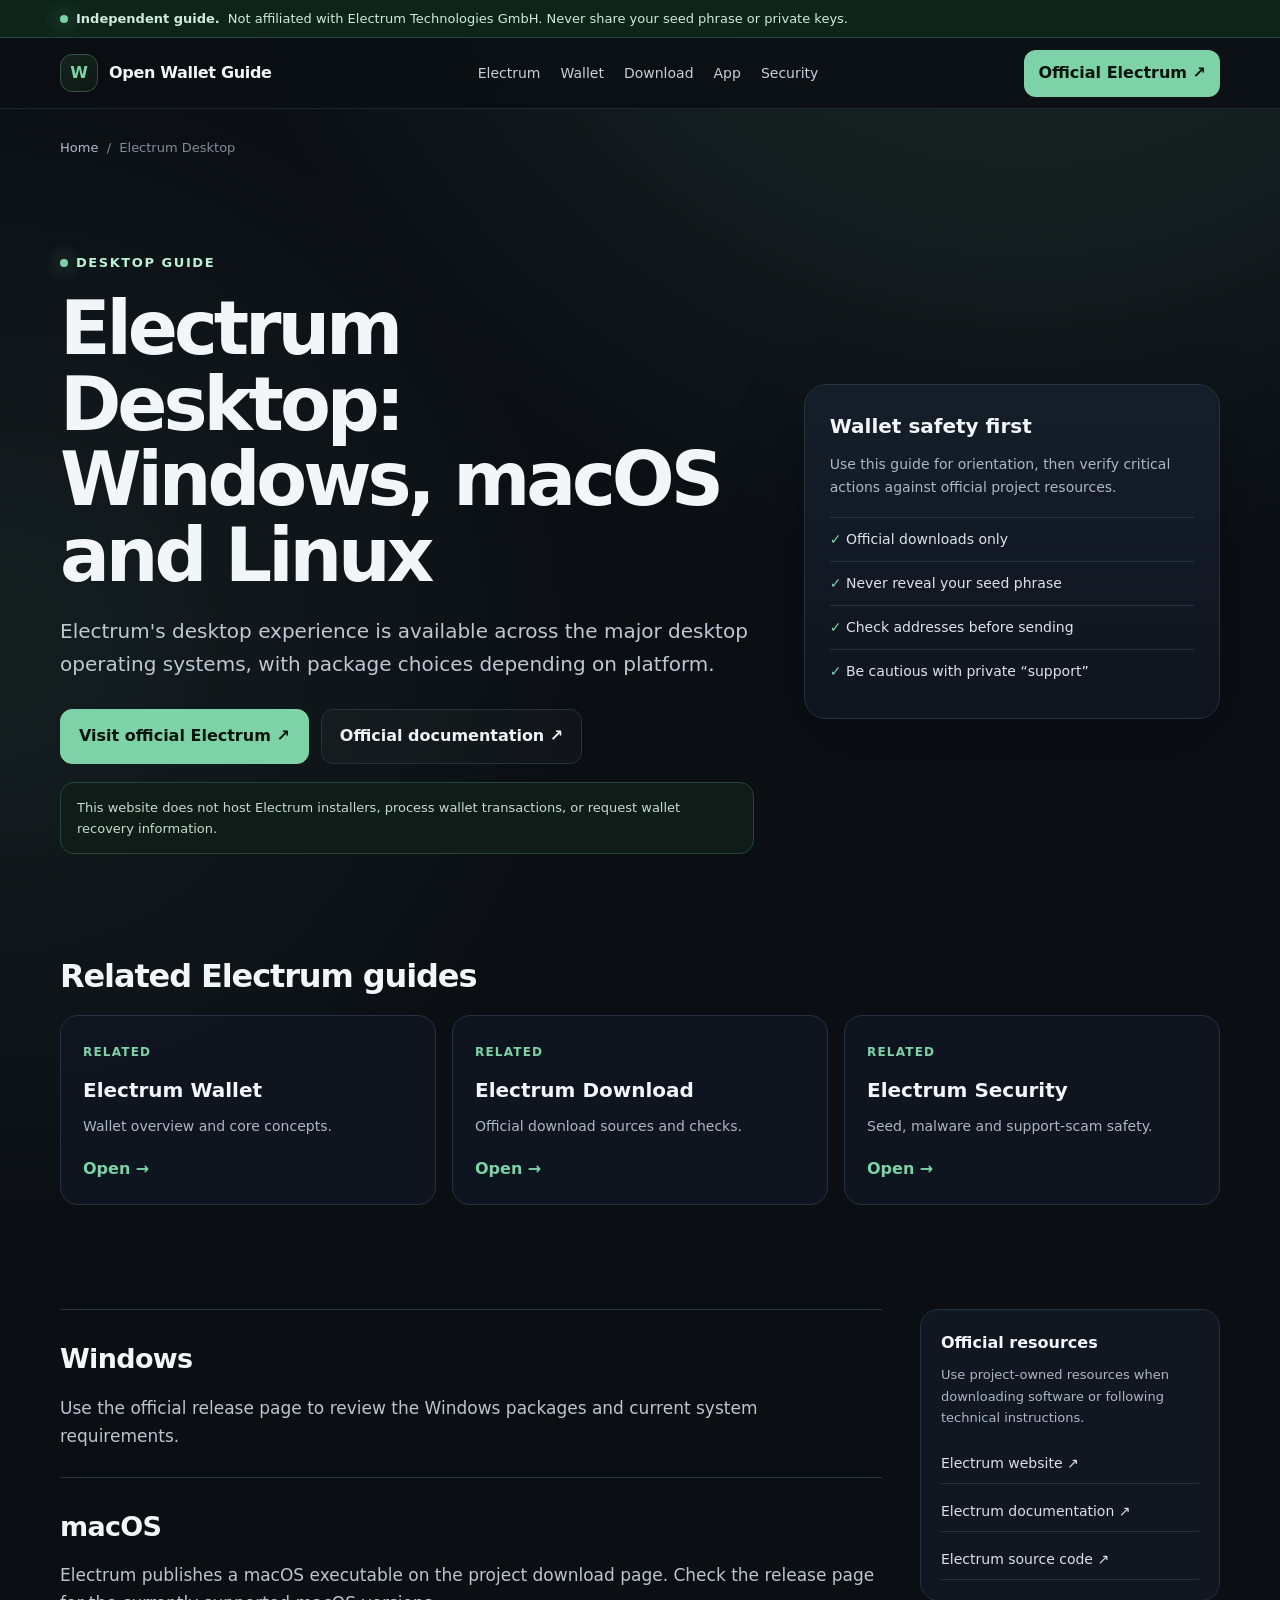
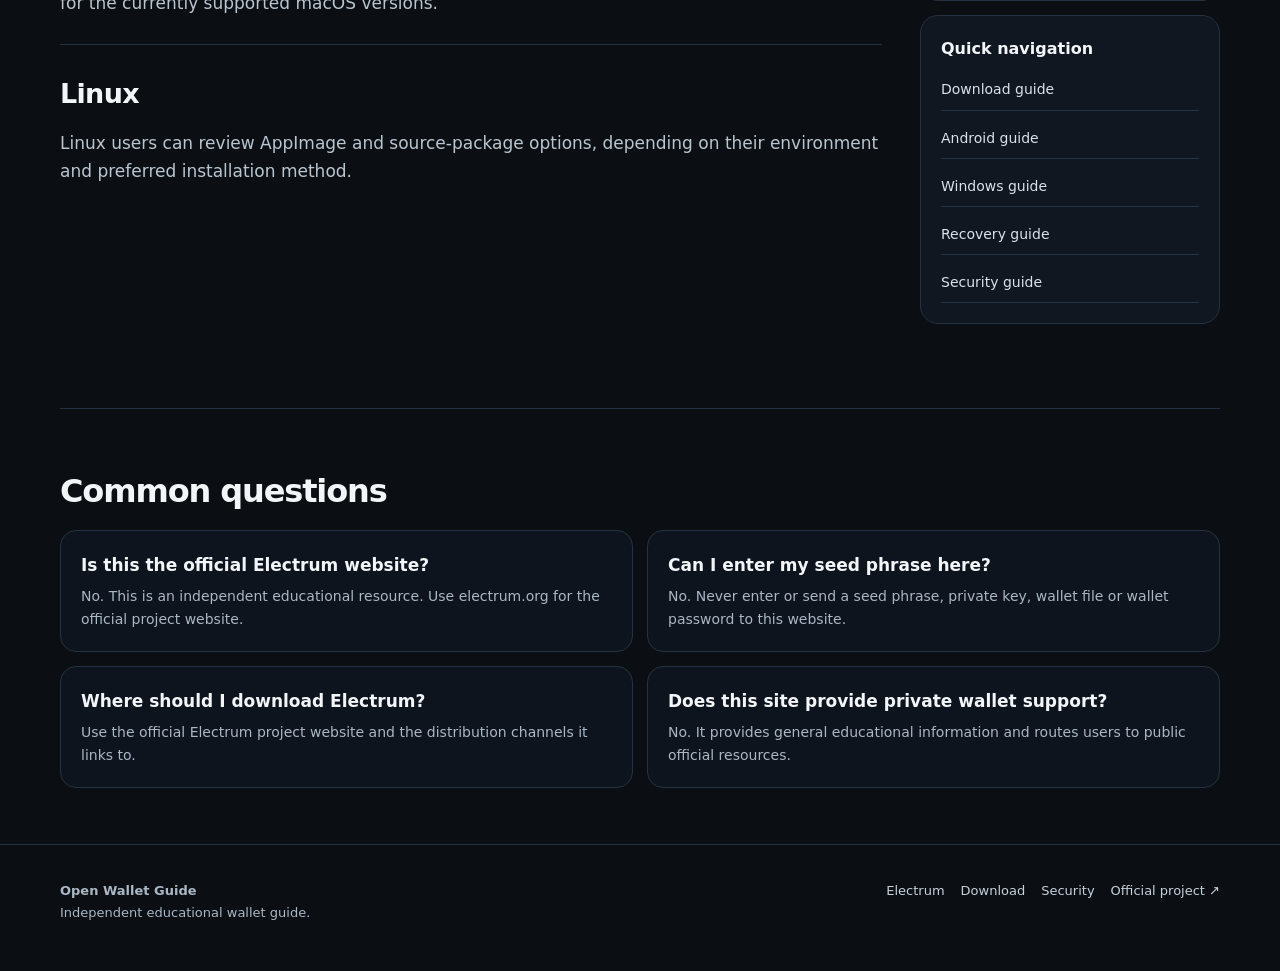
<file: electrum-desktop/index.html>
<!doctype html>
<html lang="en">
<head>
<meta charset="utf-8"><meta name="viewport" content="width=device-width,initial-scale=1">
<title>Electrum Desktop | Windows, macOS and Linux Guide</title>
<meta name="description" content="Independent guide to Electrum desktop options for Windows, macOS and Linux with links to official downloads and documentation.">
<meta name="robots" content="index,follow,max-image-preview:large">
<link rel="canonical" href="https://electrum-wallet-guide.onrender.com/electrum-desktop/">
<meta property="og:type" content="website"><meta property="og:title" content="Electrum Desktop | Windows, macOS and Linux Guide">
<meta property="og:description" content="Independent guide to Electrum desktop options for Windows, macOS and Linux with links to official downloads and documentation."><meta property="og:url" content="https://electrum-wallet-guide.onrender.com/electrum-desktop/">
<meta name="twitter:card" content="summary"><link rel="icon" href="/assets/favicon.svg" type="image/svg+xml"><link rel="stylesheet" href="/assets/styles.css">
<script type="application/ld+json">{"@context": "https://schema.org", "@type": "WebSite", "name": "Open Wallet Guide", "url": "https://electrum-wallet-guide.onrender.com/", "description": "Independent educational resources about Electrum Bitcoin Wallet."}</script>
<script type="application/ld+json">{"@context": "https://schema.org", "@type": "BreadcrumbList", "itemListElement": [{"@type": "ListItem", "position": 1, "name": "Home", "item": "https://electrum-wallet-guide.onrender.com/"}, {"@type": "ListItem", "position": 2, "name": "Electrum Desktop", "item": "https://electrum-wallet-guide.onrender.com/electrum-desktop/"}]}</script>
<script type="application/ld+json">{"@context": "https://schema.org", "@type": "FAQPage", "mainEntity": [{"@type": "Question", "name": "Is this the official Electrum website?", "acceptedAnswer": {"@type": "Answer", "text": "No. This is an independent educational guide. The official Electrum project website is electrum.org."}}, {"@type": "Question", "name": "Does this site ask for seed phrases or private keys?", "acceptedAnswer": {"@type": "Answer", "text": "No. Never share a wallet seed phrase, private key, wallet file or password with this site or with anyone offering wallet support."}}, {"@type": "Question", "name": "Where should I download Electrum?", "acceptedAnswer": {"@type": "Answer", "text": "Use the official Electrum project website and its linked distribution channels."}}]}</script>
</head>
<body>
<div class="notice"><div class="wrap"><span class="dot"></span><strong>Independent guide.</strong> Not affiliated with Electrum Technologies GmbH. Never share your seed phrase or private keys.</div></div>
<header><div class="wrap topbar"><a class="brand" href="/"><span class="mark">W</span><span>Open Wallet Guide</span></a><nav><a href="/electrum/">Electrum</a><a href="/electrum-wallet/">Wallet</a><a href="/electrum-download/">Download</a><a href="/electrum-app/">App</a><a href="/electrum-security/">Security</a></nav><a class="navcta" href="https://electrum.org/" target="_blank">Official Electrum ↗</a></div></header>
<main class="wrap">
<div class="breadcrumb"><a href="/">Home</a> &nbsp;/&nbsp; Electrum Desktop</div>
<section class="hero"><div class="hero-grid"><div><div class="eyebrow"><span class="dot"></span>Desktop guide</div><h1>Electrum Desktop: Windows, macOS and Linux</h1><p class="lead">Electrum&#x27;s desktop experience is available across the major desktop operating systems, with package choices depending on platform.</p>
<div class="actions"><a class="btn primary" href="https://electrum.org/" target="_blank">Visit official Electrum ↗</a><a class="btn secondary" href="https://docs.electrum.org/en/latest/" target="_blank">Official documentation ↗</a></div>
<div class="disclaimer">This website does not host Electrum installers, process wallet transactions, or request wallet recovery information.</div></div>
<aside class="trust-card"><h2>Wallet safety first</h2><p>Use this guide for orientation, then verify critical actions against official project resources.</p><ul class="safe-list"><li><b>✓</b> Official downloads only</li><li><b>✓</b> Never reveal your seed phrase</li><li><b>✓</b> Check addresses before sending</li><li><b>✓</b> Be cautious with private “support”</li></ul></aside></div></section>
<section class="section"><h2 class="section-title">Related Electrum guides</h2><div class="cards"><a class="card" href="/electrum-wallet/"><span class="kicker">Related</span><h3>Electrum Wallet</h3><p>Wallet overview and core concepts.</p><div class="arrow">Open →</div></a><a class="card" href="/electrum-download/"><span class="kicker">Related</span><h3>Electrum Download</h3><p>Official download sources and checks.</p><div class="arrow">Open →</div></a><a class="card" href="/electrum-security/"><span class="kicker">Related</span><h3>Electrum Security</h3><p>Seed, malware and support-scam safety.</p><div class="arrow">Open →</div></a></div></section>
<section class="section"><div class="content-grid"><article class="article"><section class="content-block"><h2>Windows</h2><p>Use the official release page to review the Windows packages and current system requirements.</p></section><section class="content-block"><h2>macOS</h2><p>Electrum publishes a macOS executable on the project download page. Check the release page for the currently supported macOS versions.</p></section><section class="content-block"><h2>Linux</h2><p>Linux users can review AppImage and source-package options, depending on their environment and preferred installation method.</p></section></article><aside class="side">
<div class="sidebox"><h3>Official resources</h3><p>Use project-owned resources when downloading software or following technical instructions.</p><div class="linklist"><a href="https://electrum.org/" target="_blank">Electrum website ↗</a><a href="https://docs.electrum.org/en/latest/" target="_blank">Electrum documentation ↗</a><a href="https://github.com/spesmilo/electrum" target="_blank">Electrum source code ↗</a></div></div>

<div class="sidebox"><h3>Quick navigation</h3><div class="linklist"><a href="/electrum-download/">Download guide</a><a href="/electrum-android/">Android guide</a><a href="/electrum-windows/">Windows guide</a><a href="/electrum-recovery/">Recovery guide</a><a href="/electrum-security/">Security guide</a></div></div>
</aside></div></section>
<section class="faq"><h2 class="section-title">Common questions</h2><div class="faq-grid">
<div class="faq-item"><h3>Is this the official Electrum website?</h3><p>No. This is an independent educational resource. Use electrum.org for the official project website.</p></div>
<div class="faq-item"><h3>Can I enter my seed phrase here?</h3><p>No. Never enter or send a seed phrase, private key, wallet file or wallet password to this website.</p></div>
<div class="faq-item"><h3>Where should I download Electrum?</h3><p>Use the official Electrum project website and the distribution channels it links to.</p></div>
<div class="faq-item"><h3>Does this site provide private wallet support?</h3><p>No. It provides general educational information and routes users to public official resources.</p></div>
</div></section></main>
<footer><div class="wrap footergrid"><div><strong>Open Wallet Guide</strong><br>Independent educational wallet guide.</div><div class="footerlinks"><a href="/electrum/">Electrum</a><a href="/electrum-download/">Download</a><a href="/electrum-security/">Security</a><a href="https://electrum.org/" target="_blank">Official project ↗</a></div></div></footer>
<script src="/assets/site.js" defer></script></body></html>
</file>
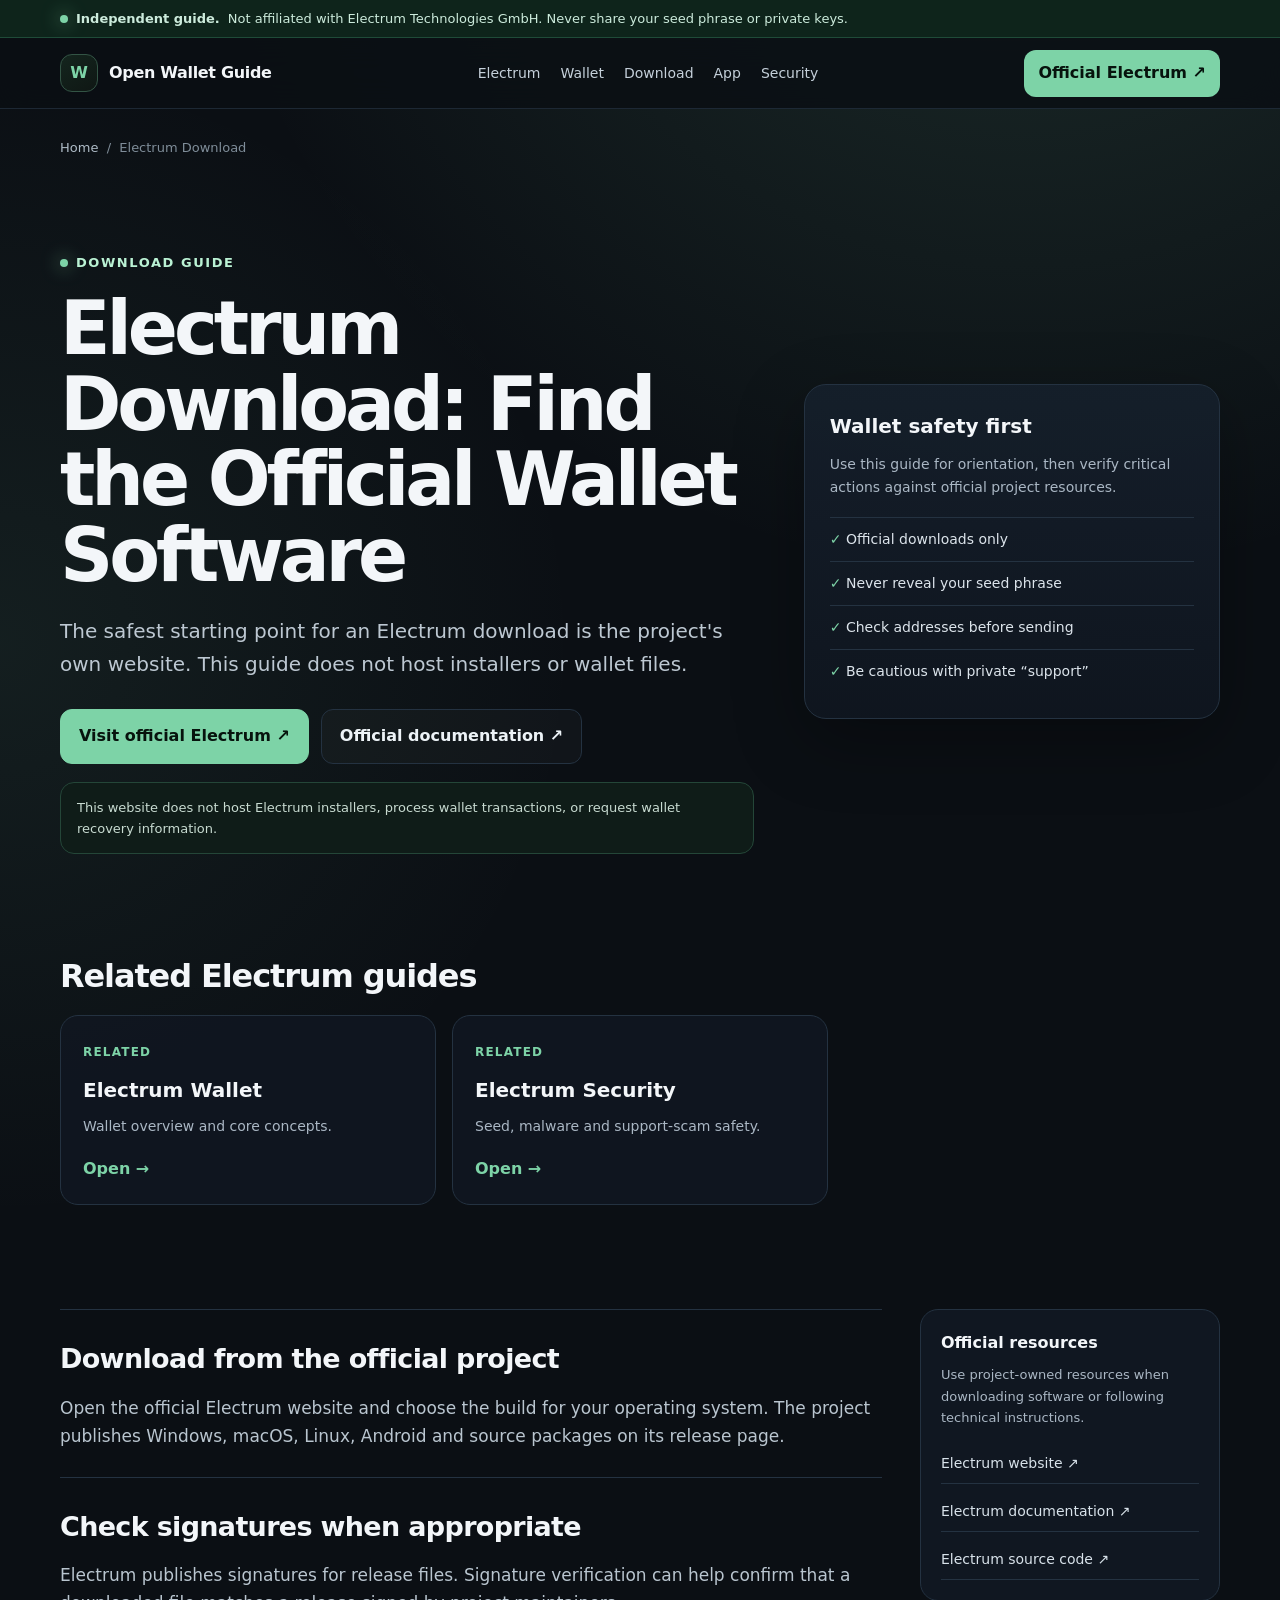
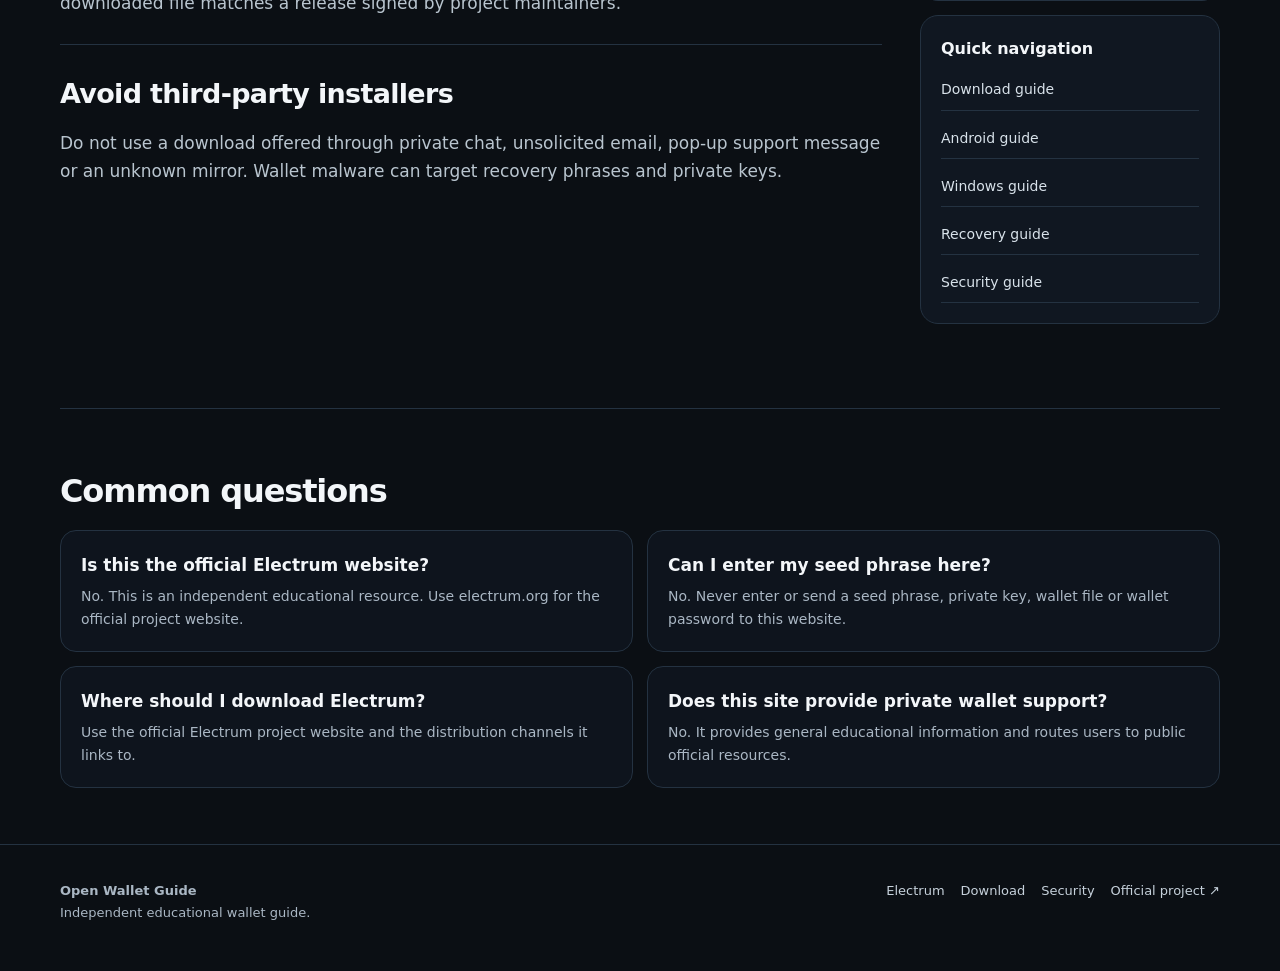
<file: electrum-download/index.html>
<!doctype html>
<html lang="en">
<head>
<meta charset="utf-8"><meta name="viewport" content="width=device-width,initial-scale=1">
<title>Electrum Download | Official Wallet Download Guide</title>
<meta name="description" content="How to find the official Electrum download page for Windows, macOS, Linux and Android, plus practical download and verification safety tips.">
<meta name="robots" content="index,follow,max-image-preview:large">
<link rel="canonical" href="https://electrum-wallet-guide.onrender.com/electrum-download/">
<meta property="og:type" content="website"><meta property="og:title" content="Electrum Download | Official Wallet Download Guide">
<meta property="og:description" content="How to find the official Electrum download page for Windows, macOS, Linux and Android, plus practical download and verification safety tips."><meta property="og:url" content="https://electrum-wallet-guide.onrender.com/electrum-download/">
<meta name="twitter:card" content="summary"><link rel="icon" href="/assets/favicon.svg" type="image/svg+xml"><link rel="stylesheet" href="/assets/styles.css">
<script type="application/ld+json">{"@context": "https://schema.org", "@type": "WebSite", "name": "Open Wallet Guide", "url": "https://electrum-wallet-guide.onrender.com/", "description": "Independent educational resources about Electrum Bitcoin Wallet."}</script>
<script type="application/ld+json">{"@context": "https://schema.org", "@type": "BreadcrumbList", "itemListElement": [{"@type": "ListItem", "position": 1, "name": "Home", "item": "https://electrum-wallet-guide.onrender.com/"}, {"@type": "ListItem", "position": 2, "name": "Electrum Download", "item": "https://electrum-wallet-guide.onrender.com/electrum-download/"}]}</script>
<script type="application/ld+json">{"@context": "https://schema.org", "@type": "FAQPage", "mainEntity": [{"@type": "Question", "name": "Is this the official Electrum website?", "acceptedAnswer": {"@type": "Answer", "text": "No. This is an independent educational guide. The official Electrum project website is electrum.org."}}, {"@type": "Question", "name": "Does this site ask for seed phrases or private keys?", "acceptedAnswer": {"@type": "Answer", "text": "No. Never share a wallet seed phrase, private key, wallet file or password with this site or with anyone offering wallet support."}}, {"@type": "Question", "name": "Where should I download Electrum?", "acceptedAnswer": {"@type": "Answer", "text": "Use the official Electrum project website and its linked distribution channels."}}]}</script>
</head>
<body>
<div class="notice"><div class="wrap"><span class="dot"></span><strong>Independent guide.</strong> Not affiliated with Electrum Technologies GmbH. Never share your seed phrase or private keys.</div></div>
<header><div class="wrap topbar"><a class="brand" href="/"><span class="mark">W</span><span>Open Wallet Guide</span></a><nav><a href="/electrum/">Electrum</a><a href="/electrum-wallet/">Wallet</a><a href="/electrum-download/">Download</a><a href="/electrum-app/">App</a><a href="/electrum-security/">Security</a></nav><a class="navcta" href="https://electrum.org/" target="_blank">Official Electrum ↗</a></div></header>
<main class="wrap">
<div class="breadcrumb"><a href="/">Home</a> &nbsp;/&nbsp; Electrum Download</div>
<section class="hero"><div class="hero-grid"><div><div class="eyebrow"><span class="dot"></span>Download guide</div><h1>Electrum Download: Find the Official Wallet Software</h1><p class="lead">The safest starting point for an Electrum download is the project&#x27;s own website. This guide does not host installers or wallet files.</p>
<div class="actions"><a class="btn primary" href="https://electrum.org/" target="_blank">Visit official Electrum ↗</a><a class="btn secondary" href="https://docs.electrum.org/en/latest/" target="_blank">Official documentation ↗</a></div>
<div class="disclaimer">This website does not host Electrum installers, process wallet transactions, or request wallet recovery information.</div></div>
<aside class="trust-card"><h2>Wallet safety first</h2><p>Use this guide for orientation, then verify critical actions against official project resources.</p><ul class="safe-list"><li><b>✓</b> Official downloads only</li><li><b>✓</b> Never reveal your seed phrase</li><li><b>✓</b> Check addresses before sending</li><li><b>✓</b> Be cautious with private “support”</li></ul></aside></div></section>
<section class="section"><h2 class="section-title">Related Electrum guides</h2><div class="cards"><a class="card" href="/electrum-wallet/"><span class="kicker">Related</span><h3>Electrum Wallet</h3><p>Wallet overview and core concepts.</p><div class="arrow">Open →</div></a><a class="card" href="/electrum-security/"><span class="kicker">Related</span><h3>Electrum Security</h3><p>Seed, malware and support-scam safety.</p><div class="arrow">Open →</div></a></div></section>
<section class="section"><div class="content-grid"><article class="article"><section class="content-block"><h2>Download from the official project</h2><p>Open the official Electrum website and choose the build for your operating system. The project publishes Windows, macOS, Linux, Android and source packages on its release page.</p></section><section class="content-block"><h2>Check signatures when appropriate</h2><p>Electrum publishes signatures for release files. Signature verification can help confirm that a downloaded file matches a release signed by project maintainers.</p></section><section class="content-block"><h2>Avoid third-party installers</h2><p>Do not use a download offered through private chat, unsolicited email, pop-up support message or an unknown mirror. Wallet malware can target recovery phrases and private keys.</p></section></article><aside class="side">
<div class="sidebox"><h3>Official resources</h3><p>Use project-owned resources when downloading software or following technical instructions.</p><div class="linklist"><a href="https://electrum.org/" target="_blank">Electrum website ↗</a><a href="https://docs.electrum.org/en/latest/" target="_blank">Electrum documentation ↗</a><a href="https://github.com/spesmilo/electrum" target="_blank">Electrum source code ↗</a></div></div>

<div class="sidebox"><h3>Quick navigation</h3><div class="linklist"><a href="/electrum-download/">Download guide</a><a href="/electrum-android/">Android guide</a><a href="/electrum-windows/">Windows guide</a><a href="/electrum-recovery/">Recovery guide</a><a href="/electrum-security/">Security guide</a></div></div>
</aside></div></section>
<section class="faq"><h2 class="section-title">Common questions</h2><div class="faq-grid">
<div class="faq-item"><h3>Is this the official Electrum website?</h3><p>No. This is an independent educational resource. Use electrum.org for the official project website.</p></div>
<div class="faq-item"><h3>Can I enter my seed phrase here?</h3><p>No. Never enter or send a seed phrase, private key, wallet file or wallet password to this website.</p></div>
<div class="faq-item"><h3>Where should I download Electrum?</h3><p>Use the official Electrum project website and the distribution channels it links to.</p></div>
<div class="faq-item"><h3>Does this site provide private wallet support?</h3><p>No. It provides general educational information and routes users to public official resources.</p></div>
</div></section></main>
<footer><div class="wrap footergrid"><div><strong>Open Wallet Guide</strong><br>Independent educational wallet guide.</div><div class="footerlinks"><a href="/electrum/">Electrum</a><a href="/electrum-download/">Download</a><a href="/electrum-security/">Security</a><a href="https://electrum.org/" target="_blank">Official project ↗</a></div></div></footer>
<script src="/assets/site.js" defer></script></body></html>
</file>
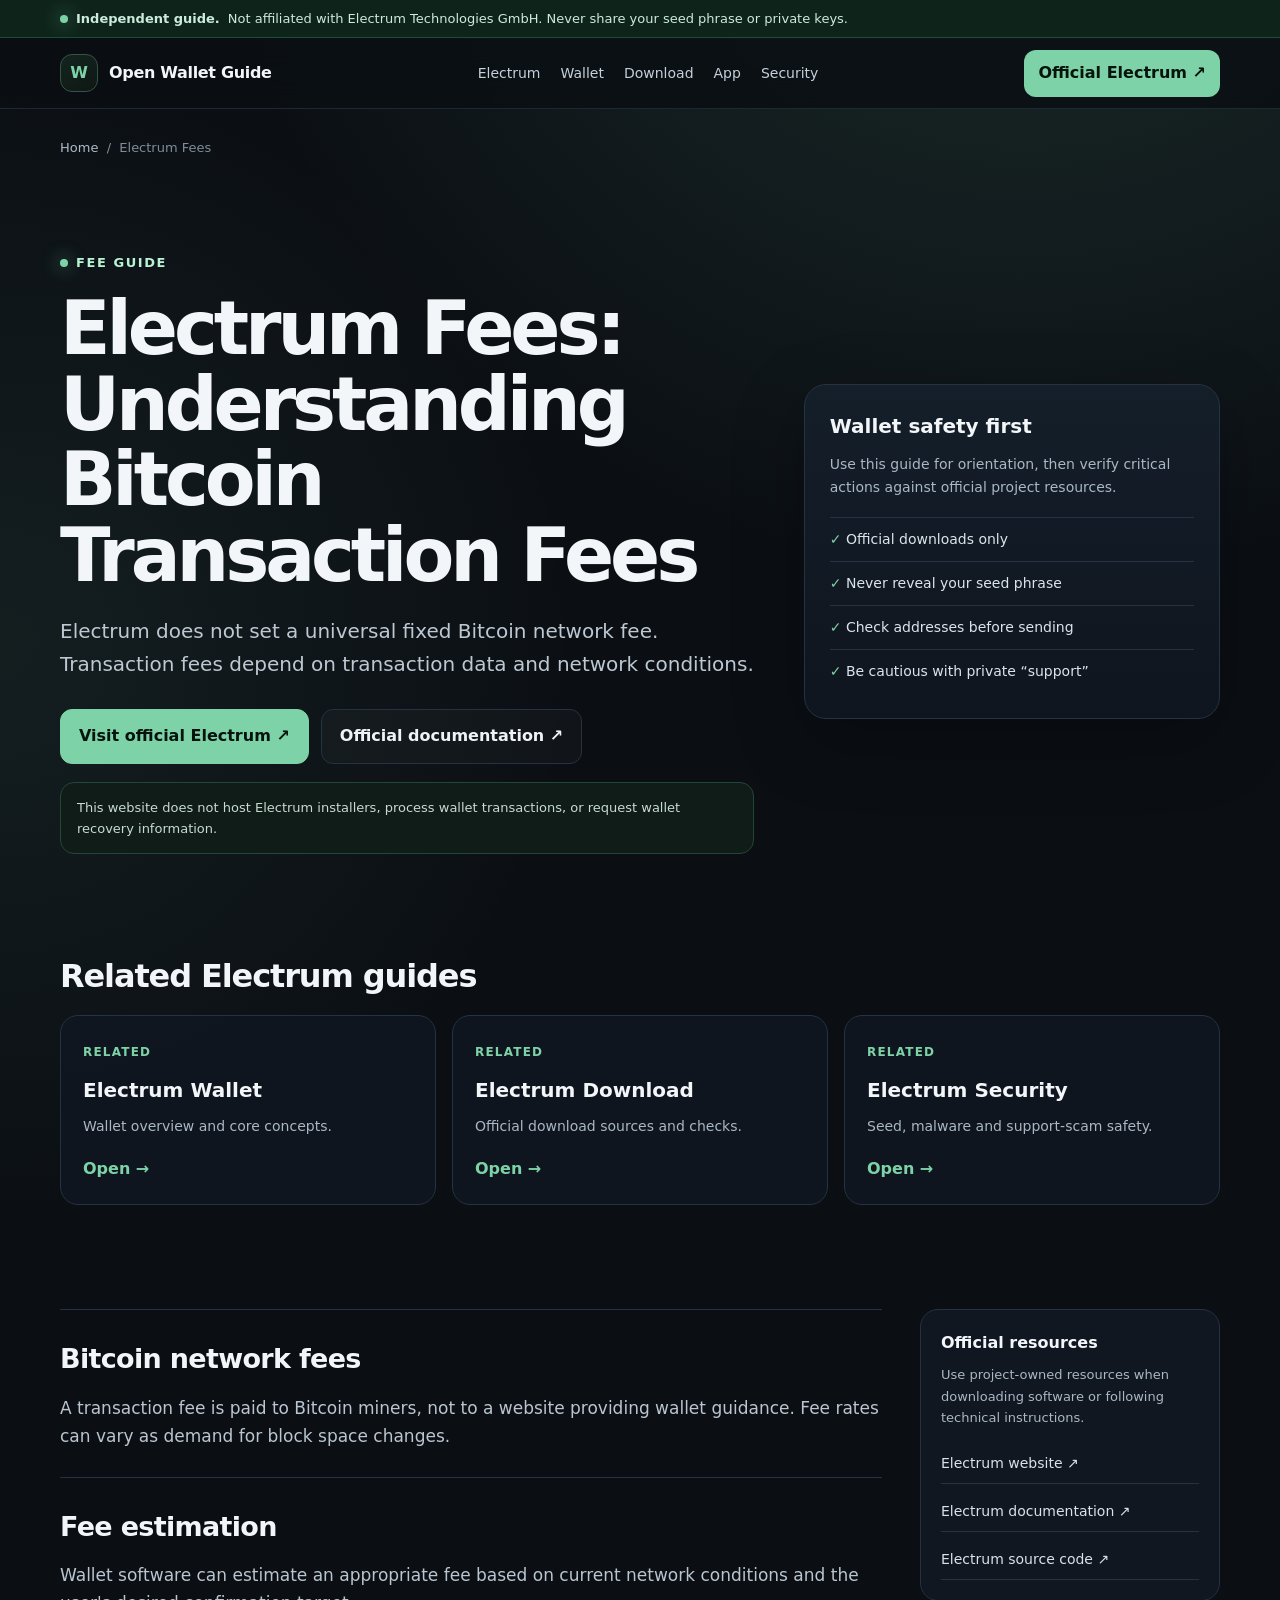
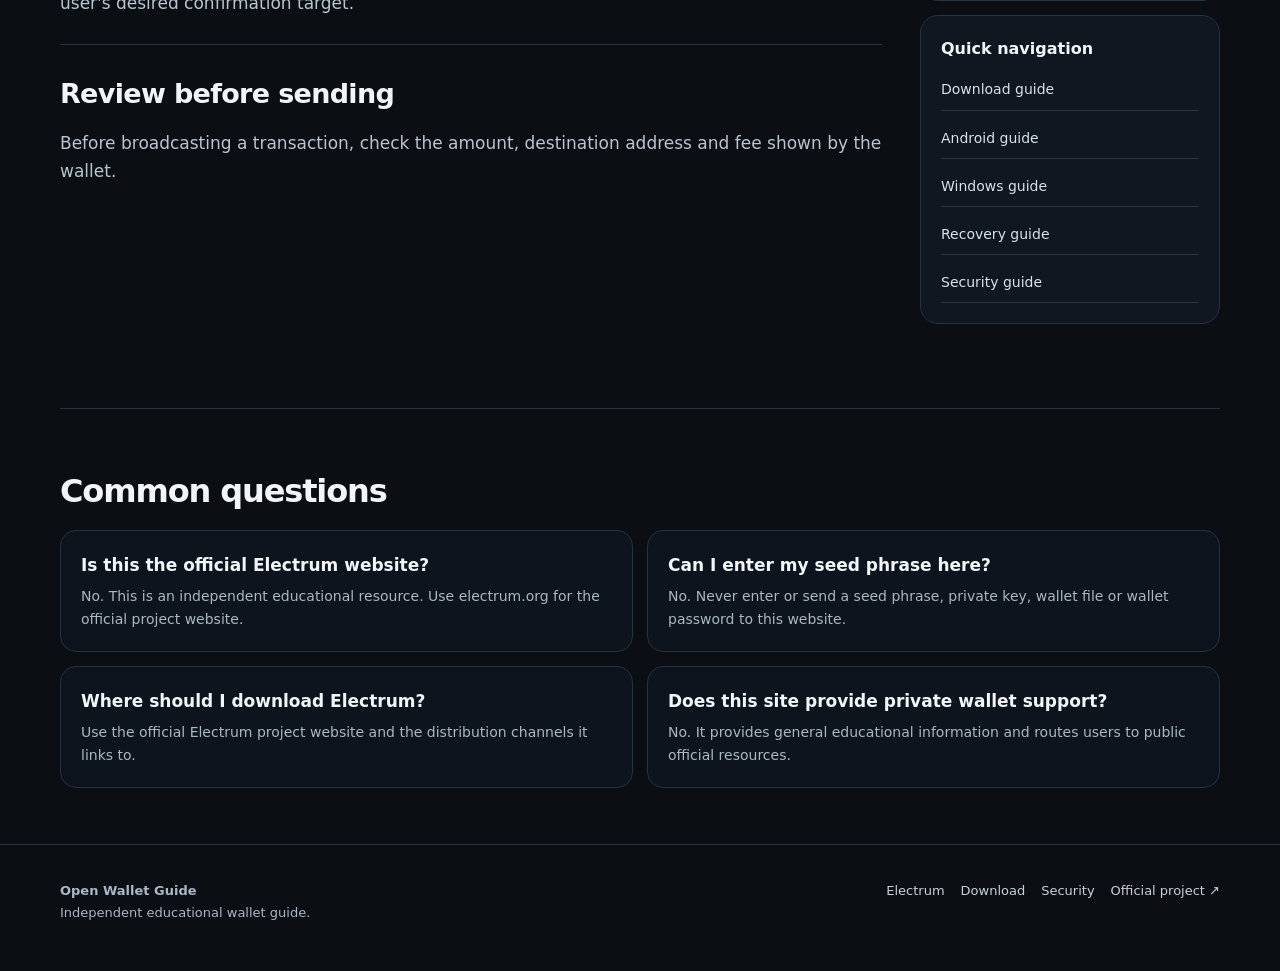
<file: electrum-fees/index.html>
<!doctype html>
<html lang="en">
<head>
<meta charset="utf-8"><meta name="viewport" content="width=device-width,initial-scale=1">
<title>Electrum Fees | Bitcoin Transaction Fee Guide</title>
<meta name="description" content="Learn how Bitcoin transaction fees relate to Electrum, what fee estimates mean and why network conditions affect confirmation timing.">
<meta name="robots" content="index,follow,max-image-preview:large">
<link rel="canonical" href="https://electrum-wallet-guide.onrender.com/electrum-fees/">
<meta property="og:type" content="website"><meta property="og:title" content="Electrum Fees | Bitcoin Transaction Fee Guide">
<meta property="og:description" content="Learn how Bitcoin transaction fees relate to Electrum, what fee estimates mean and why network conditions affect confirmation timing."><meta property="og:url" content="https://electrum-wallet-guide.onrender.com/electrum-fees/">
<meta name="twitter:card" content="summary"><link rel="icon" href="/assets/favicon.svg" type="image/svg+xml"><link rel="stylesheet" href="/assets/styles.css">
<script type="application/ld+json">{"@context": "https://schema.org", "@type": "WebSite", "name": "Open Wallet Guide", "url": "https://electrum-wallet-guide.onrender.com/", "description": "Independent educational resources about Electrum Bitcoin Wallet."}</script>
<script type="application/ld+json">{"@context": "https://schema.org", "@type": "BreadcrumbList", "itemListElement": [{"@type": "ListItem", "position": 1, "name": "Home", "item": "https://electrum-wallet-guide.onrender.com/"}, {"@type": "ListItem", "position": 2, "name": "Electrum Fees", "item": "https://electrum-wallet-guide.onrender.com/electrum-fees/"}]}</script>
<script type="application/ld+json">{"@context": "https://schema.org", "@type": "FAQPage", "mainEntity": [{"@type": "Question", "name": "Is this the official Electrum website?", "acceptedAnswer": {"@type": "Answer", "text": "No. This is an independent educational guide. The official Electrum project website is electrum.org."}}, {"@type": "Question", "name": "Does this site ask for seed phrases or private keys?", "acceptedAnswer": {"@type": "Answer", "text": "No. Never share a wallet seed phrase, private key, wallet file or password with this site or with anyone offering wallet support."}}, {"@type": "Question", "name": "Where should I download Electrum?", "acceptedAnswer": {"@type": "Answer", "text": "Use the official Electrum project website and its linked distribution channels."}}]}</script>
</head>
<body>
<div class="notice"><div class="wrap"><span class="dot"></span><strong>Independent guide.</strong> Not affiliated with Electrum Technologies GmbH. Never share your seed phrase or private keys.</div></div>
<header><div class="wrap topbar"><a class="brand" href="/"><span class="mark">W</span><span>Open Wallet Guide</span></a><nav><a href="/electrum/">Electrum</a><a href="/electrum-wallet/">Wallet</a><a href="/electrum-download/">Download</a><a href="/electrum-app/">App</a><a href="/electrum-security/">Security</a></nav><a class="navcta" href="https://electrum.org/" target="_blank">Official Electrum ↗</a></div></header>
<main class="wrap">
<div class="breadcrumb"><a href="/">Home</a> &nbsp;/&nbsp; Electrum Fees</div>
<section class="hero"><div class="hero-grid"><div><div class="eyebrow"><span class="dot"></span>Fee guide</div><h1>Electrum Fees: Understanding Bitcoin Transaction Fees</h1><p class="lead">Electrum does not set a universal fixed Bitcoin network fee. Transaction fees depend on transaction data and network conditions.</p>
<div class="actions"><a class="btn primary" href="https://electrum.org/" target="_blank">Visit official Electrum ↗</a><a class="btn secondary" href="https://docs.electrum.org/en/latest/" target="_blank">Official documentation ↗</a></div>
<div class="disclaimer">This website does not host Electrum installers, process wallet transactions, or request wallet recovery information.</div></div>
<aside class="trust-card"><h2>Wallet safety first</h2><p>Use this guide for orientation, then verify critical actions against official project resources.</p><ul class="safe-list"><li><b>✓</b> Official downloads only</li><li><b>✓</b> Never reveal your seed phrase</li><li><b>✓</b> Check addresses before sending</li><li><b>✓</b> Be cautious with private “support”</li></ul></aside></div></section>
<section class="section"><h2 class="section-title">Related Electrum guides</h2><div class="cards"><a class="card" href="/electrum-wallet/"><span class="kicker">Related</span><h3>Electrum Wallet</h3><p>Wallet overview and core concepts.</p><div class="arrow">Open →</div></a><a class="card" href="/electrum-download/"><span class="kicker">Related</span><h3>Electrum Download</h3><p>Official download sources and checks.</p><div class="arrow">Open →</div></a><a class="card" href="/electrum-security/"><span class="kicker">Related</span><h3>Electrum Security</h3><p>Seed, malware and support-scam safety.</p><div class="arrow">Open →</div></a></div></section>
<section class="section"><div class="content-grid"><article class="article"><section class="content-block"><h2>Bitcoin network fees</h2><p>A transaction fee is paid to Bitcoin miners, not to a website providing wallet guidance. Fee rates can vary as demand for block space changes.</p></section><section class="content-block"><h2>Fee estimation</h2><p>Wallet software can estimate an appropriate fee based on current network conditions and the user&#x27;s desired confirmation target.</p></section><section class="content-block"><h2>Review before sending</h2><p>Before broadcasting a transaction, check the amount, destination address and fee shown by the wallet.</p></section></article><aside class="side">
<div class="sidebox"><h3>Official resources</h3><p>Use project-owned resources when downloading software or following technical instructions.</p><div class="linklist"><a href="https://electrum.org/" target="_blank">Electrum website ↗</a><a href="https://docs.electrum.org/en/latest/" target="_blank">Electrum documentation ↗</a><a href="https://github.com/spesmilo/electrum" target="_blank">Electrum source code ↗</a></div></div>

<div class="sidebox"><h3>Quick navigation</h3><div class="linklist"><a href="/electrum-download/">Download guide</a><a href="/electrum-android/">Android guide</a><a href="/electrum-windows/">Windows guide</a><a href="/electrum-recovery/">Recovery guide</a><a href="/electrum-security/">Security guide</a></div></div>
</aside></div></section>
<section class="faq"><h2 class="section-title">Common questions</h2><div class="faq-grid">
<div class="faq-item"><h3>Is this the official Electrum website?</h3><p>No. This is an independent educational resource. Use electrum.org for the official project website.</p></div>
<div class="faq-item"><h3>Can I enter my seed phrase here?</h3><p>No. Never enter or send a seed phrase, private key, wallet file or wallet password to this website.</p></div>
<div class="faq-item"><h3>Where should I download Electrum?</h3><p>Use the official Electrum project website and the distribution channels it links to.</p></div>
<div class="faq-item"><h3>Does this site provide private wallet support?</h3><p>No. It provides general educational information and routes users to public official resources.</p></div>
</div></section></main>
<footer><div class="wrap footergrid"><div><strong>Open Wallet Guide</strong><br>Independent educational wallet guide.</div><div class="footerlinks"><a href="/electrum/">Electrum</a><a href="/electrum-download/">Download</a><a href="/electrum-security/">Security</a><a href="https://electrum.org/" target="_blank">Official project ↗</a></div></div></footer>
<script src="/assets/site.js" defer></script></body></html>
</file>
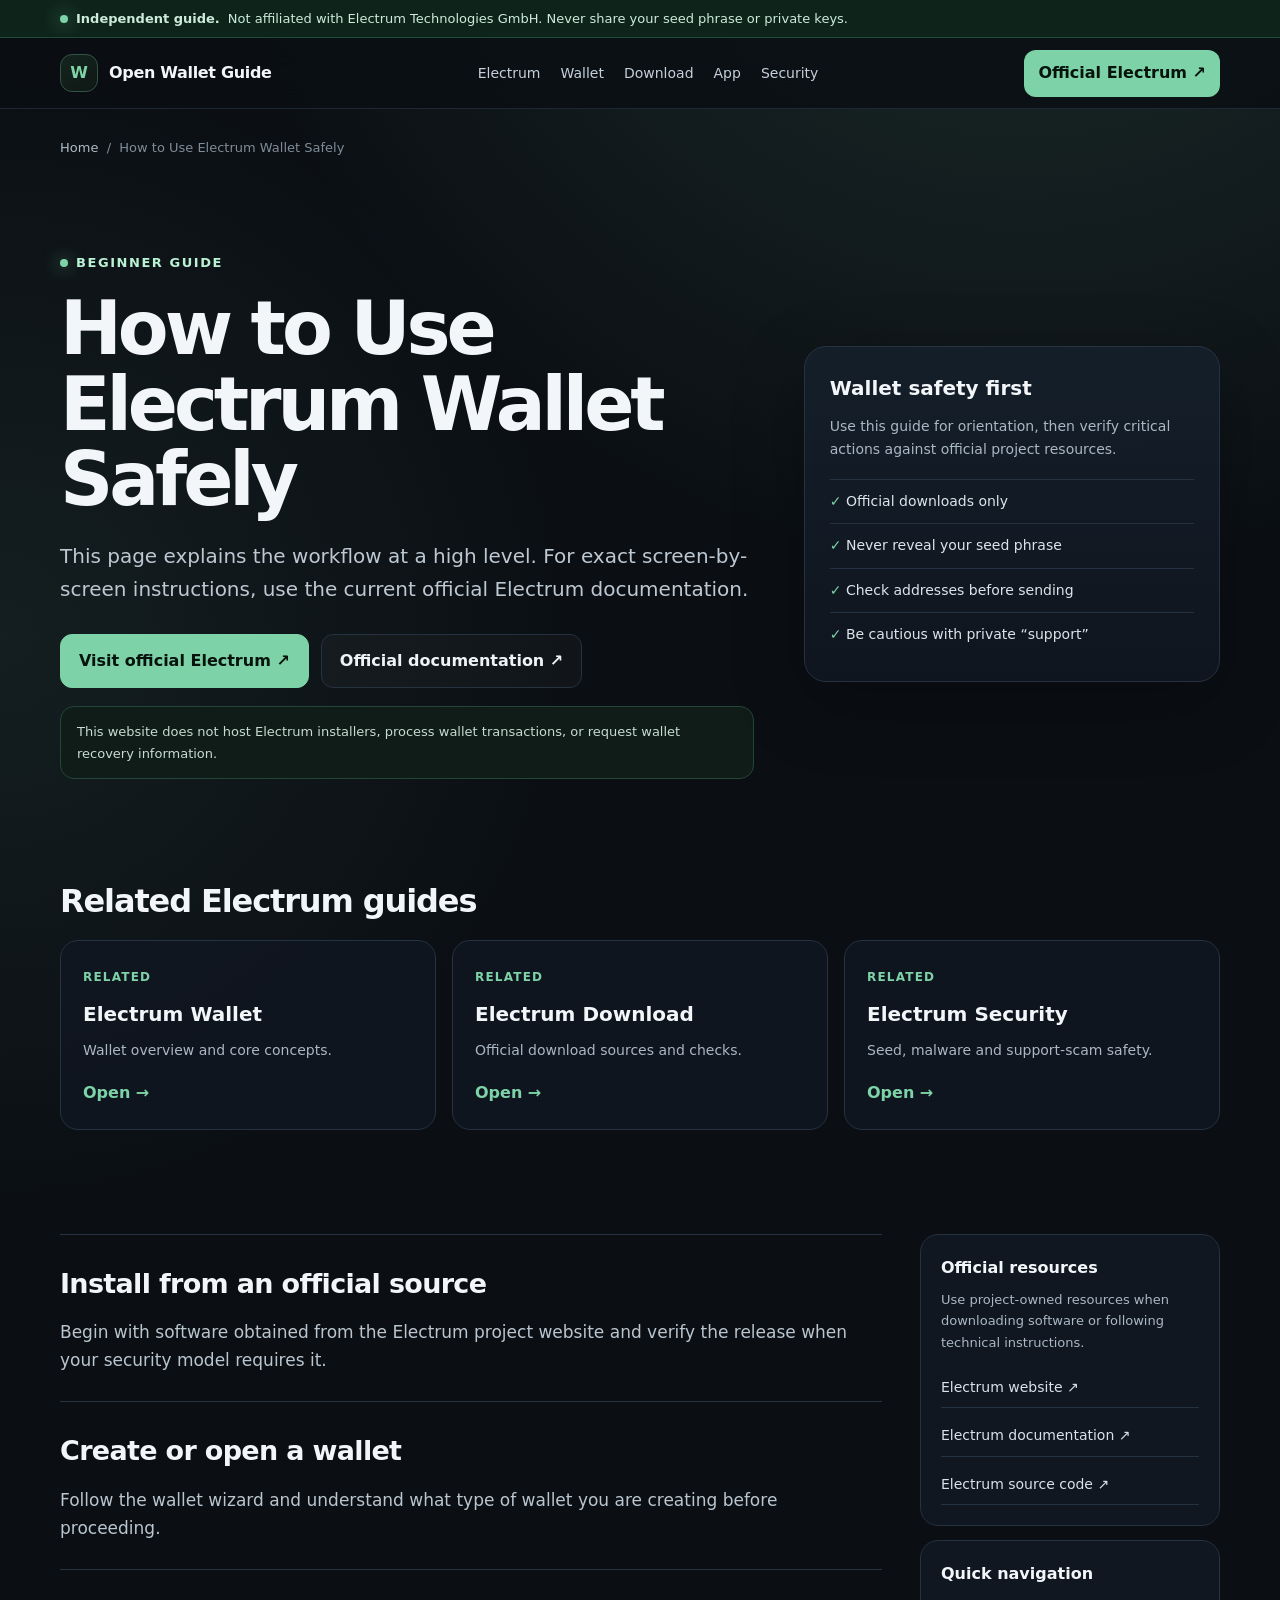
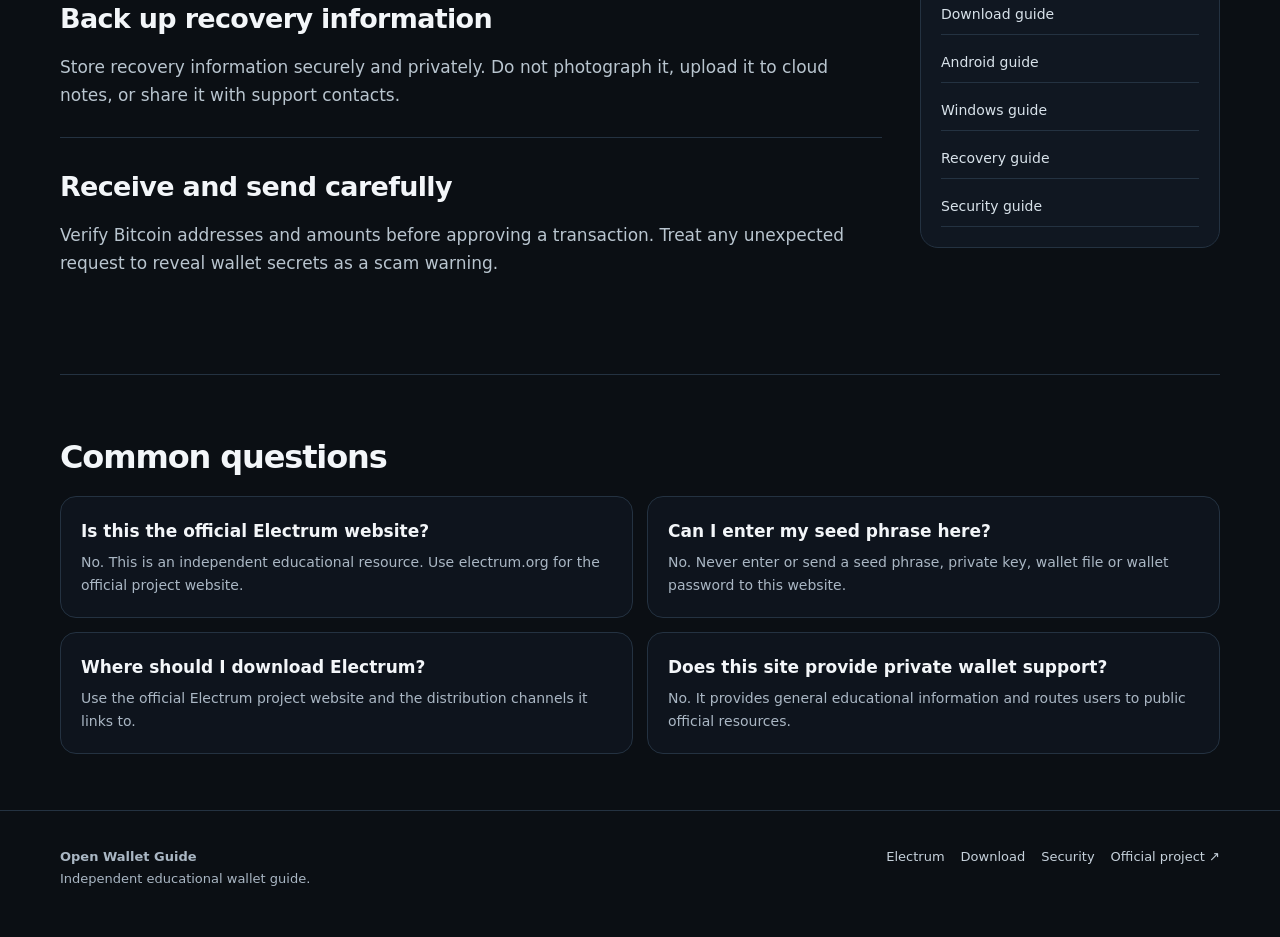
<file: electrum-how-to-use/index.html>
<!doctype html>
<html lang="en">
<head>
<meta charset="utf-8"><meta name="viewport" content="width=device-width,initial-scale=1">
<title>How to Use Electrum Wallet | Beginner Safety Guide</title>
<meta name="description" content="A beginner-oriented Electrum usage guide covering official downloads, wallet creation, backups, receiving, sending and security checks.">
<meta name="robots" content="index,follow,max-image-preview:large">
<link rel="canonical" href="https://electrum-wallet-guide.onrender.com/electrum-how-to-use/">
<meta property="og:type" content="website"><meta property="og:title" content="How to Use Electrum Wallet | Beginner Safety Guide">
<meta property="og:description" content="A beginner-oriented Electrum usage guide covering official downloads, wallet creation, backups, receiving, sending and security checks."><meta property="og:url" content="https://electrum-wallet-guide.onrender.com/electrum-how-to-use/">
<meta name="twitter:card" content="summary"><link rel="icon" href="/assets/favicon.svg" type="image/svg+xml"><link rel="stylesheet" href="/assets/styles.css">
<script type="application/ld+json">{"@context": "https://schema.org", "@type": "WebSite", "name": "Open Wallet Guide", "url": "https://electrum-wallet-guide.onrender.com/", "description": "Independent educational resources about Electrum Bitcoin Wallet."}</script>
<script type="application/ld+json">{"@context": "https://schema.org", "@type": "BreadcrumbList", "itemListElement": [{"@type": "ListItem", "position": 1, "name": "Home", "item": "https://electrum-wallet-guide.onrender.com/"}, {"@type": "ListItem", "position": 2, "name": "How to Use Electrum Wallet", "item": "https://electrum-wallet-guide.onrender.com/electrum-how-to-use/"}]}</script>
<script type="application/ld+json">{"@context": "https://schema.org", "@type": "FAQPage", "mainEntity": [{"@type": "Question", "name": "Is this the official Electrum website?", "acceptedAnswer": {"@type": "Answer", "text": "No. This is an independent educational guide. The official Electrum project website is electrum.org."}}, {"@type": "Question", "name": "Does this site ask for seed phrases or private keys?", "acceptedAnswer": {"@type": "Answer", "text": "No. Never share a wallet seed phrase, private key, wallet file or password with this site or with anyone offering wallet support."}}, {"@type": "Question", "name": "Where should I download Electrum?", "acceptedAnswer": {"@type": "Answer", "text": "Use the official Electrum project website and its linked distribution channels."}}]}</script>
</head>
<body>
<div class="notice"><div class="wrap"><span class="dot"></span><strong>Independent guide.</strong> Not affiliated with Electrum Technologies GmbH. Never share your seed phrase or private keys.</div></div>
<header><div class="wrap topbar"><a class="brand" href="/"><span class="mark">W</span><span>Open Wallet Guide</span></a><nav><a href="/electrum/">Electrum</a><a href="/electrum-wallet/">Wallet</a><a href="/electrum-download/">Download</a><a href="/electrum-app/">App</a><a href="/electrum-security/">Security</a></nav><a class="navcta" href="https://electrum.org/" target="_blank">Official Electrum ↗</a></div></header>
<main class="wrap">
<div class="breadcrumb"><a href="/">Home</a> &nbsp;/&nbsp; How to Use Electrum Wallet Safely</div>
<section class="hero"><div class="hero-grid"><div><div class="eyebrow"><span class="dot"></span>Beginner guide</div><h1>How to Use Electrum Wallet Safely</h1><p class="lead">This page explains the workflow at a high level. For exact screen-by-screen instructions, use the current official Electrum documentation.</p>
<div class="actions"><a class="btn primary" href="https://electrum.org/" target="_blank">Visit official Electrum ↗</a><a class="btn secondary" href="https://docs.electrum.org/en/latest/" target="_blank">Official documentation ↗</a></div>
<div class="disclaimer">This website does not host Electrum installers, process wallet transactions, or request wallet recovery information.</div></div>
<aside class="trust-card"><h2>Wallet safety first</h2><p>Use this guide for orientation, then verify critical actions against official project resources.</p><ul class="safe-list"><li><b>✓</b> Official downloads only</li><li><b>✓</b> Never reveal your seed phrase</li><li><b>✓</b> Check addresses before sending</li><li><b>✓</b> Be cautious with private “support”</li></ul></aside></div></section>
<section class="section"><h2 class="section-title">Related Electrum guides</h2><div class="cards"><a class="card" href="/electrum-wallet/"><span class="kicker">Related</span><h3>Electrum Wallet</h3><p>Wallet overview and core concepts.</p><div class="arrow">Open →</div></a><a class="card" href="/electrum-download/"><span class="kicker">Related</span><h3>Electrum Download</h3><p>Official download sources and checks.</p><div class="arrow">Open →</div></a><a class="card" href="/electrum-security/"><span class="kicker">Related</span><h3>Electrum Security</h3><p>Seed, malware and support-scam safety.</p><div class="arrow">Open →</div></a></div></section>
<section class="section"><div class="content-grid"><article class="article"><section class="content-block"><h2>Install from an official source</h2><p>Begin with software obtained from the Electrum project website and verify the release when your security model requires it.</p></section><section class="content-block"><h2>Create or open a wallet</h2><p>Follow the wallet wizard and understand what type of wallet you are creating before proceeding.</p></section><section class="content-block"><h2>Back up recovery information</h2><p>Store recovery information securely and privately. Do not photograph it, upload it to cloud notes, or share it with support contacts.</p></section><section class="content-block"><h2>Receive and send carefully</h2><p>Verify Bitcoin addresses and amounts before approving a transaction. Treat any unexpected request to reveal wallet secrets as a scam warning.</p></section></article><aside class="side">
<div class="sidebox"><h3>Official resources</h3><p>Use project-owned resources when downloading software or following technical instructions.</p><div class="linklist"><a href="https://electrum.org/" target="_blank">Electrum website ↗</a><a href="https://docs.electrum.org/en/latest/" target="_blank">Electrum documentation ↗</a><a href="https://github.com/spesmilo/electrum" target="_blank">Electrum source code ↗</a></div></div>

<div class="sidebox"><h3>Quick navigation</h3><div class="linklist"><a href="/electrum-download/">Download guide</a><a href="/electrum-android/">Android guide</a><a href="/electrum-windows/">Windows guide</a><a href="/electrum-recovery/">Recovery guide</a><a href="/electrum-security/">Security guide</a></div></div>
</aside></div></section>
<section class="faq"><h2 class="section-title">Common questions</h2><div class="faq-grid">
<div class="faq-item"><h3>Is this the official Electrum website?</h3><p>No. This is an independent educational resource. Use electrum.org for the official project website.</p></div>
<div class="faq-item"><h3>Can I enter my seed phrase here?</h3><p>No. Never enter or send a seed phrase, private key, wallet file or wallet password to this website.</p></div>
<div class="faq-item"><h3>Where should I download Electrum?</h3><p>Use the official Electrum project website and the distribution channels it links to.</p></div>
<div class="faq-item"><h3>Does this site provide private wallet support?</h3><p>No. It provides general educational information and routes users to public official resources.</p></div>
</div></section></main>
<footer><div class="wrap footergrid"><div><strong>Open Wallet Guide</strong><br>Independent educational wallet guide.</div><div class="footerlinks"><a href="/electrum/">Electrum</a><a href="/electrum-download/">Download</a><a href="/electrum-security/">Security</a><a href="https://electrum.org/" target="_blank">Official project ↗</a></div></div></footer>
<script src="/assets/site.js" defer></script></body></html>
</file>
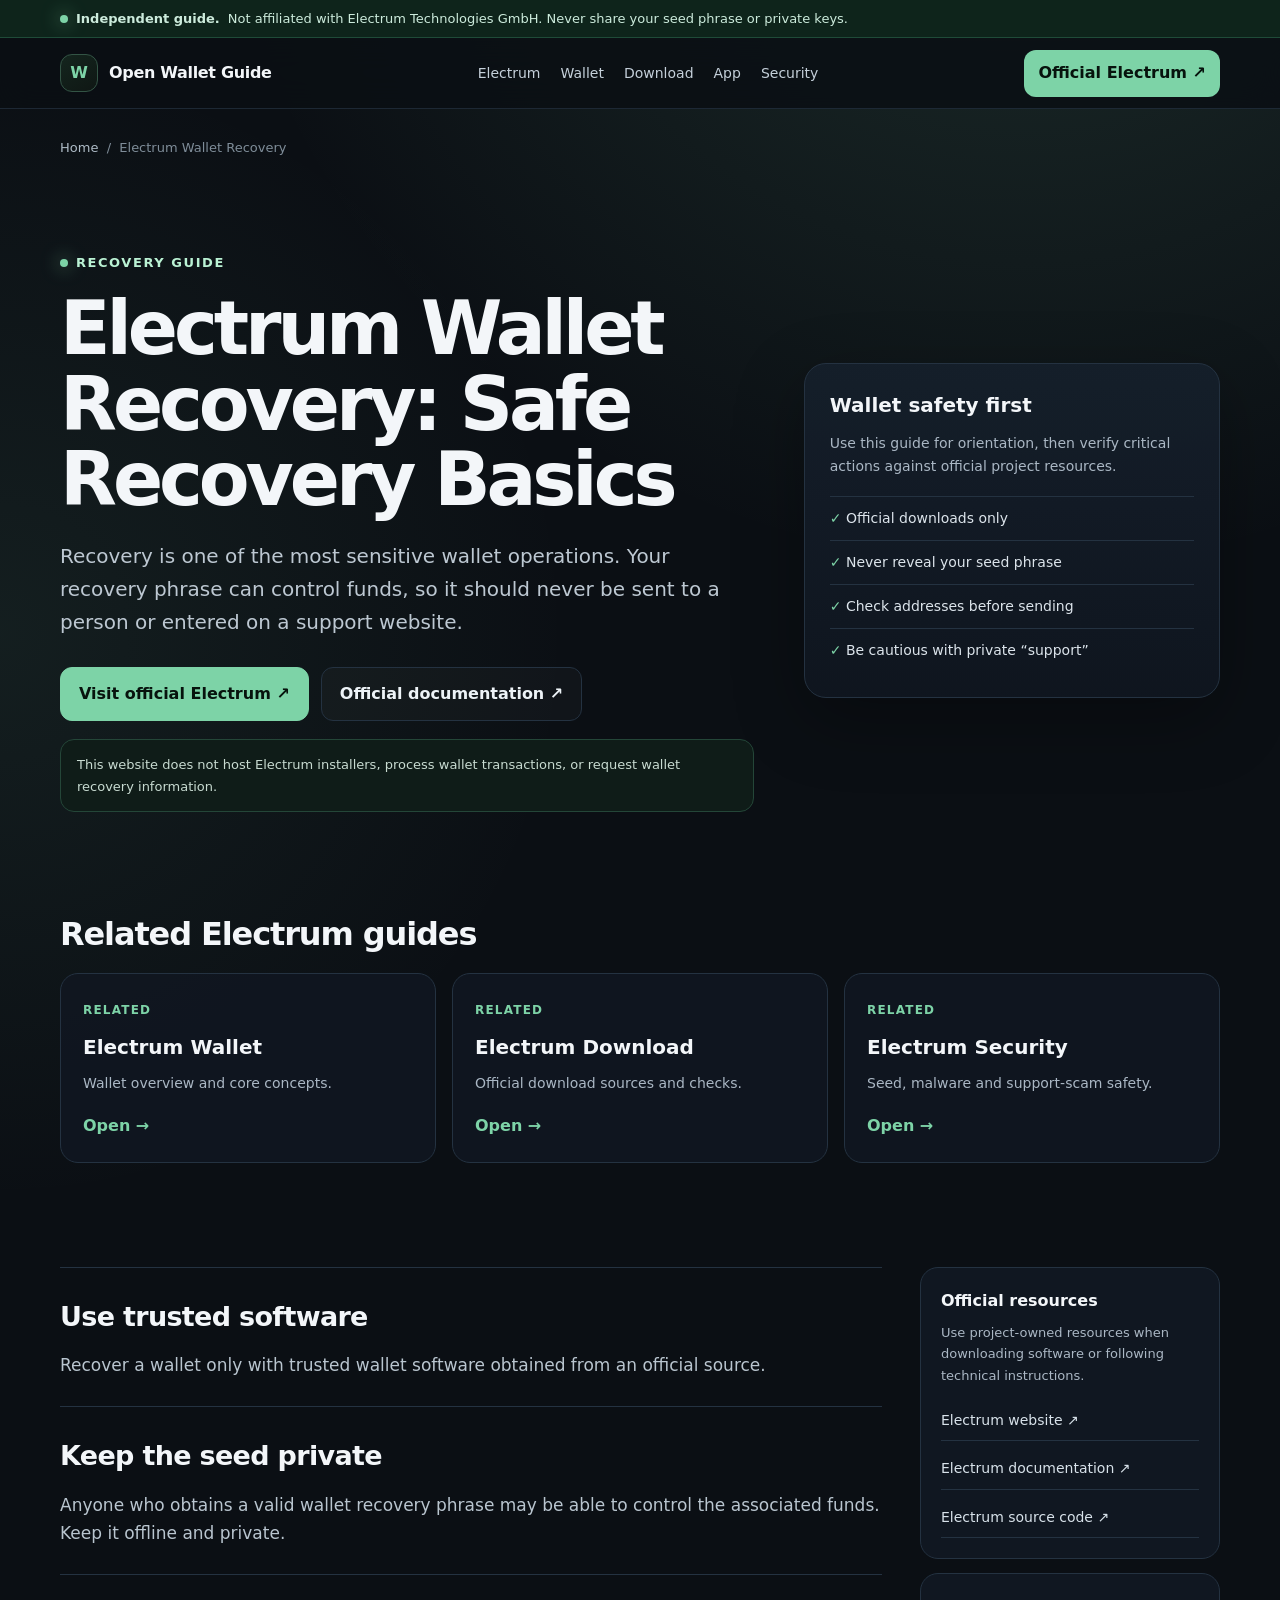
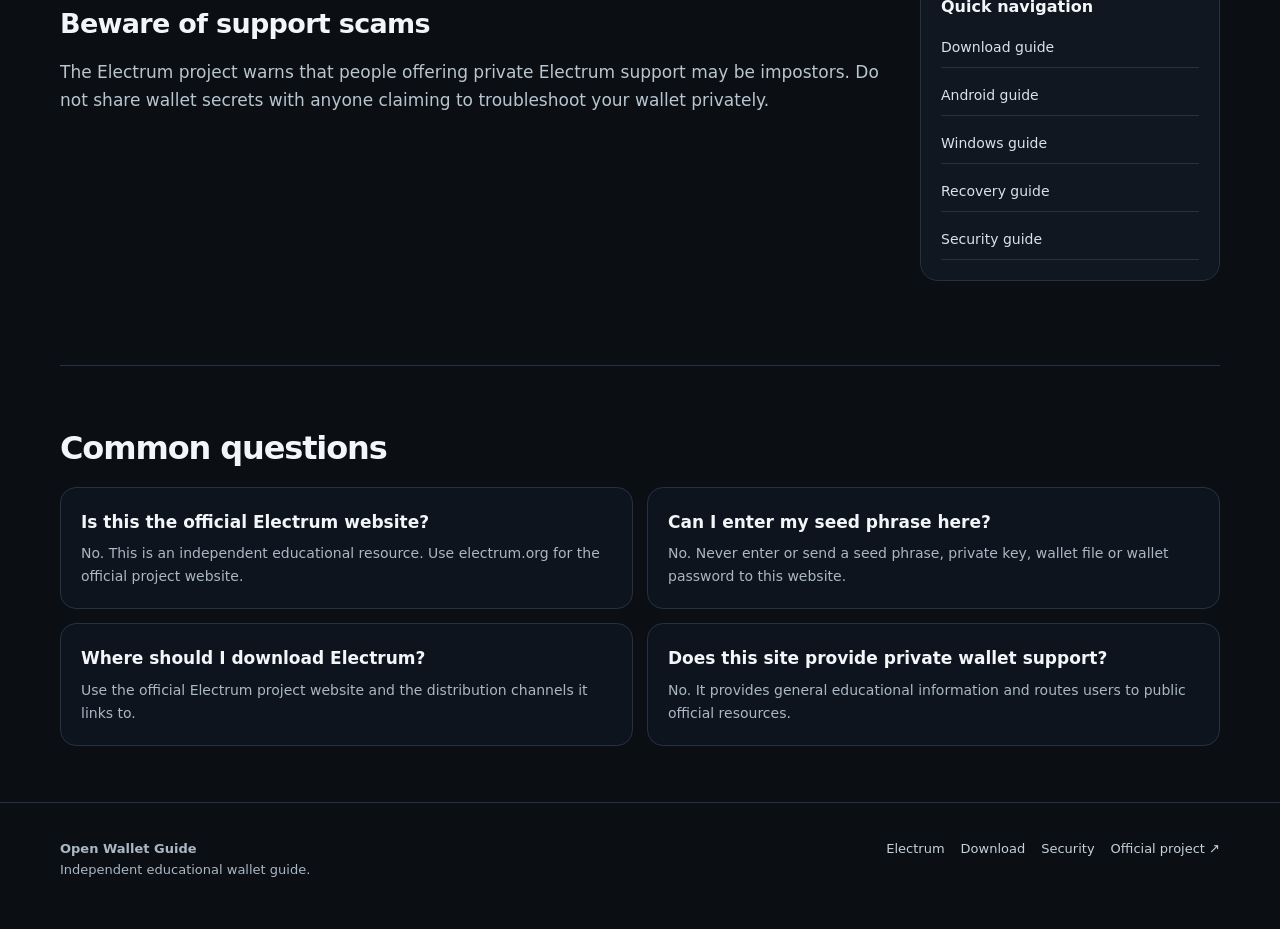
<file: electrum-recovery/index.html>
<!doctype html>
<html lang="en">
<head>
<meta charset="utf-8"><meta name="viewport" content="width=device-width,initial-scale=1">
<title>Electrum Wallet Recovery | Seed &amp; Backup Safety Guide</title>
<meta name="description" content="Understand Electrum wallet recovery, recovery phrases and safe backup practices without exposing seed phrases or private keys.">
<meta name="robots" content="index,follow,max-image-preview:large">
<link rel="canonical" href="https://electrum-wallet-guide.onrender.com/electrum-recovery/">
<meta property="og:type" content="website"><meta property="og:title" content="Electrum Wallet Recovery | Seed &amp; Backup Safety Guide">
<meta property="og:description" content="Understand Electrum wallet recovery, recovery phrases and safe backup practices without exposing seed phrases or private keys."><meta property="og:url" content="https://electrum-wallet-guide.onrender.com/electrum-recovery/">
<meta name="twitter:card" content="summary"><link rel="icon" href="/assets/favicon.svg" type="image/svg+xml"><link rel="stylesheet" href="/assets/styles.css">
<script type="application/ld+json">{"@context": "https://schema.org", "@type": "WebSite", "name": "Open Wallet Guide", "url": "https://electrum-wallet-guide.onrender.com/", "description": "Independent educational resources about Electrum Bitcoin Wallet."}</script>
<script type="application/ld+json">{"@context": "https://schema.org", "@type": "BreadcrumbList", "itemListElement": [{"@type": "ListItem", "position": 1, "name": "Home", "item": "https://electrum-wallet-guide.onrender.com/"}, {"@type": "ListItem", "position": 2, "name": "Electrum Wallet Recovery", "item": "https://electrum-wallet-guide.onrender.com/electrum-recovery/"}]}</script>
<script type="application/ld+json">{"@context": "https://schema.org", "@type": "FAQPage", "mainEntity": [{"@type": "Question", "name": "Is this the official Electrum website?", "acceptedAnswer": {"@type": "Answer", "text": "No. This is an independent educational guide. The official Electrum project website is electrum.org."}}, {"@type": "Question", "name": "Does this site ask for seed phrases or private keys?", "acceptedAnswer": {"@type": "Answer", "text": "No. Never share a wallet seed phrase, private key, wallet file or password with this site or with anyone offering wallet support."}}, {"@type": "Question", "name": "Where should I download Electrum?", "acceptedAnswer": {"@type": "Answer", "text": "Use the official Electrum project website and its linked distribution channels."}}]}</script>
</head>
<body>
<div class="notice"><div class="wrap"><span class="dot"></span><strong>Independent guide.</strong> Not affiliated with Electrum Technologies GmbH. Never share your seed phrase or private keys.</div></div>
<header><div class="wrap topbar"><a class="brand" href="/"><span class="mark">W</span><span>Open Wallet Guide</span></a><nav><a href="/electrum/">Electrum</a><a href="/electrum-wallet/">Wallet</a><a href="/electrum-download/">Download</a><a href="/electrum-app/">App</a><a href="/electrum-security/">Security</a></nav><a class="navcta" href="https://electrum.org/" target="_blank">Official Electrum ↗</a></div></header>
<main class="wrap">
<div class="breadcrumb"><a href="/">Home</a> &nbsp;/&nbsp; Electrum Wallet Recovery</div>
<section class="hero"><div class="hero-grid"><div><div class="eyebrow"><span class="dot"></span>Recovery guide</div><h1>Electrum Wallet Recovery: Safe Recovery Basics</h1><p class="lead">Recovery is one of the most sensitive wallet operations. Your recovery phrase can control funds, so it should never be sent to a person or entered on a support website.</p>
<div class="actions"><a class="btn primary" href="https://electrum.org/" target="_blank">Visit official Electrum ↗</a><a class="btn secondary" href="https://docs.electrum.org/en/latest/" target="_blank">Official documentation ↗</a></div>
<div class="disclaimer">This website does not host Electrum installers, process wallet transactions, or request wallet recovery information.</div></div>
<aside class="trust-card"><h2>Wallet safety first</h2><p>Use this guide for orientation, then verify critical actions against official project resources.</p><ul class="safe-list"><li><b>✓</b> Official downloads only</li><li><b>✓</b> Never reveal your seed phrase</li><li><b>✓</b> Check addresses before sending</li><li><b>✓</b> Be cautious with private “support”</li></ul></aside></div></section>
<section class="section"><h2 class="section-title">Related Electrum guides</h2><div class="cards"><a class="card" href="/electrum-wallet/"><span class="kicker">Related</span><h3>Electrum Wallet</h3><p>Wallet overview and core concepts.</p><div class="arrow">Open →</div></a><a class="card" href="/electrum-download/"><span class="kicker">Related</span><h3>Electrum Download</h3><p>Official download sources and checks.</p><div class="arrow">Open →</div></a><a class="card" href="/electrum-security/"><span class="kicker">Related</span><h3>Electrum Security</h3><p>Seed, malware and support-scam safety.</p><div class="arrow">Open →</div></a></div></section>
<section class="section"><div class="content-grid"><article class="article"><section class="content-block"><h2>Use trusted software</h2><p>Recover a wallet only with trusted wallet software obtained from an official source.</p></section><section class="content-block"><h2>Keep the seed private</h2><p>Anyone who obtains a valid wallet recovery phrase may be able to control the associated funds. Keep it offline and private.</p></section><section class="content-block"><h2>Beware of support scams</h2><p>The Electrum project warns that people offering private Electrum support may be impostors. Do not share wallet secrets with anyone claiming to troubleshoot your wallet privately.</p></section></article><aside class="side">
<div class="sidebox"><h3>Official resources</h3><p>Use project-owned resources when downloading software or following technical instructions.</p><div class="linklist"><a href="https://electrum.org/" target="_blank">Electrum website ↗</a><a href="https://docs.electrum.org/en/latest/" target="_blank">Electrum documentation ↗</a><a href="https://github.com/spesmilo/electrum" target="_blank">Electrum source code ↗</a></div></div>

<div class="sidebox"><h3>Quick navigation</h3><div class="linklist"><a href="/electrum-download/">Download guide</a><a href="/electrum-android/">Android guide</a><a href="/electrum-windows/">Windows guide</a><a href="/electrum-recovery/">Recovery guide</a><a href="/electrum-security/">Security guide</a></div></div>
</aside></div></section>
<section class="faq"><h2 class="section-title">Common questions</h2><div class="faq-grid">
<div class="faq-item"><h3>Is this the official Electrum website?</h3><p>No. This is an independent educational resource. Use electrum.org for the official project website.</p></div>
<div class="faq-item"><h3>Can I enter my seed phrase here?</h3><p>No. Never enter or send a seed phrase, private key, wallet file or wallet password to this website.</p></div>
<div class="faq-item"><h3>Where should I download Electrum?</h3><p>Use the official Electrum project website and the distribution channels it links to.</p></div>
<div class="faq-item"><h3>Does this site provide private wallet support?</h3><p>No. It provides general educational information and routes users to public official resources.</p></div>
</div></section></main>
<footer><div class="wrap footergrid"><div><strong>Open Wallet Guide</strong><br>Independent educational wallet guide.</div><div class="footerlinks"><a href="/electrum/">Electrum</a><a href="/electrum-download/">Download</a><a href="/electrum-security/">Security</a><a href="https://electrum.org/" target="_blank">Official project ↗</a></div></div></footer>
<script src="/assets/site.js" defer></script></body></html>
</file>
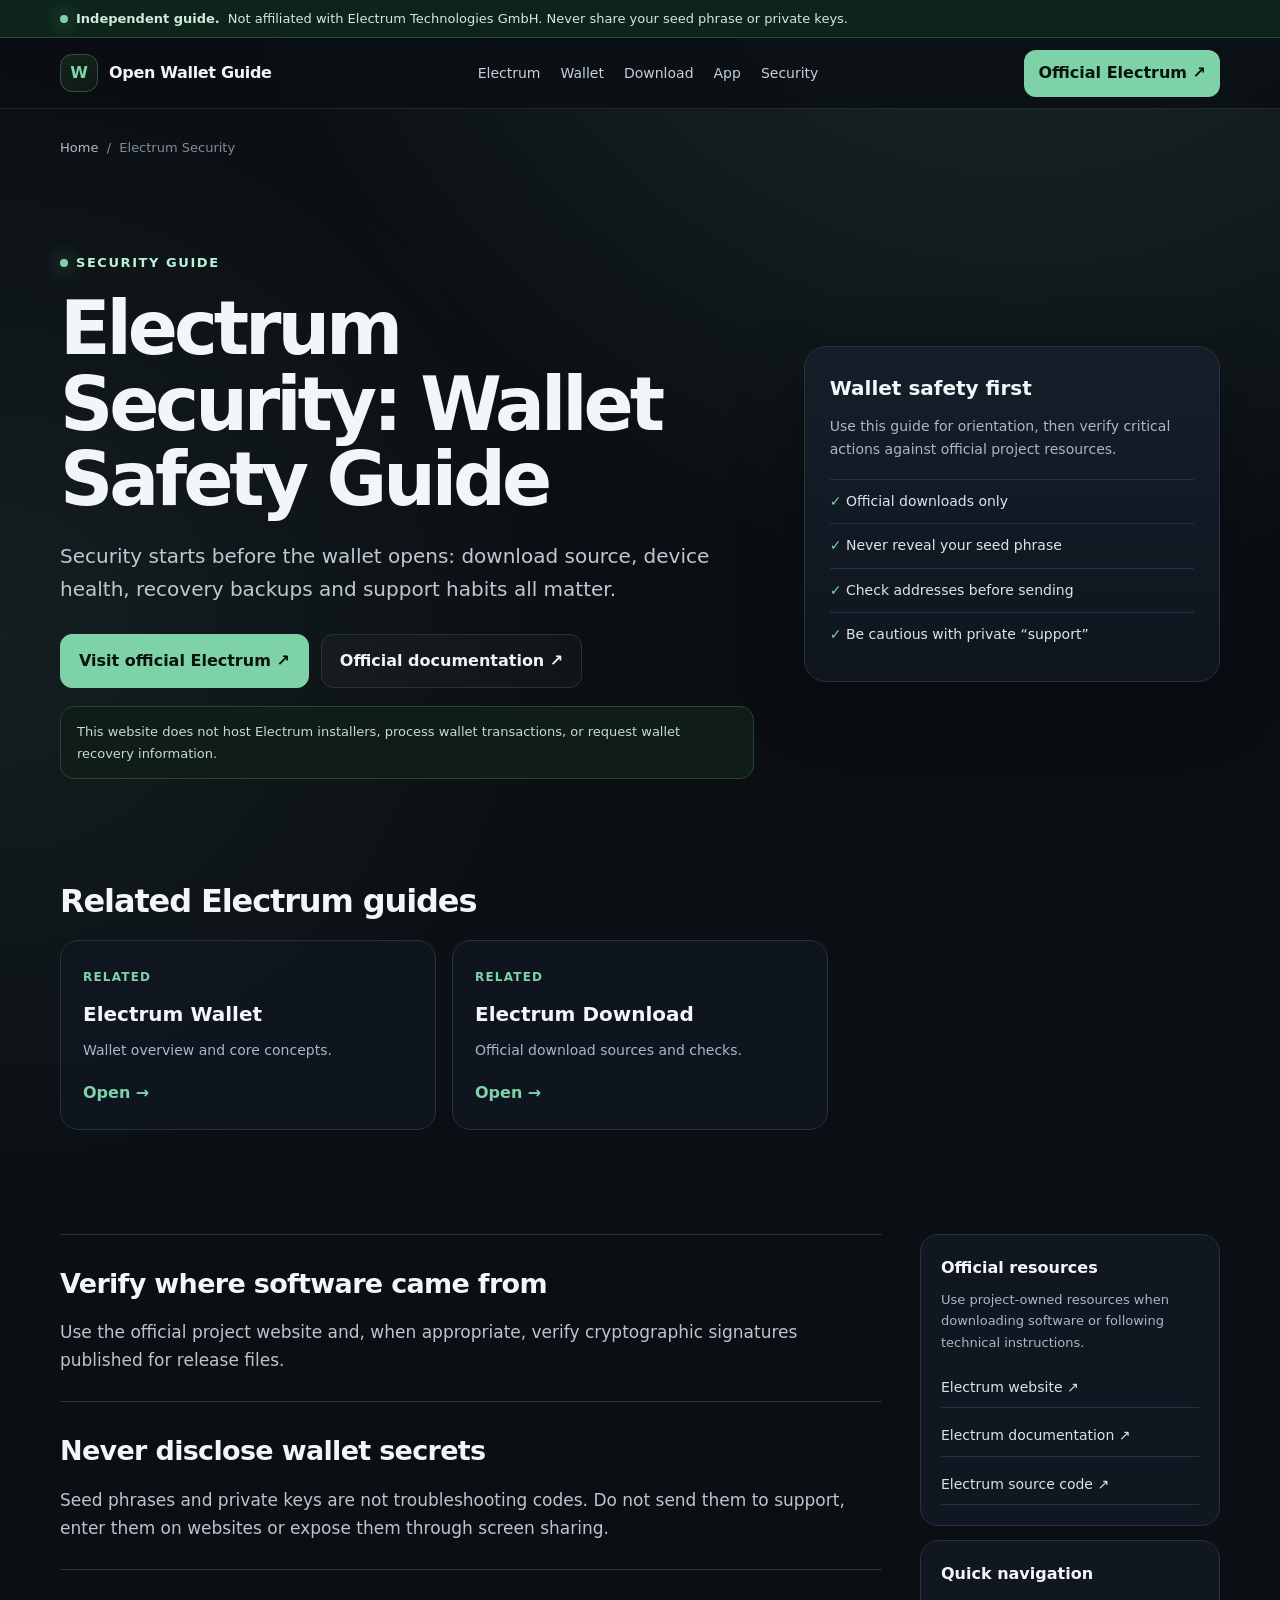
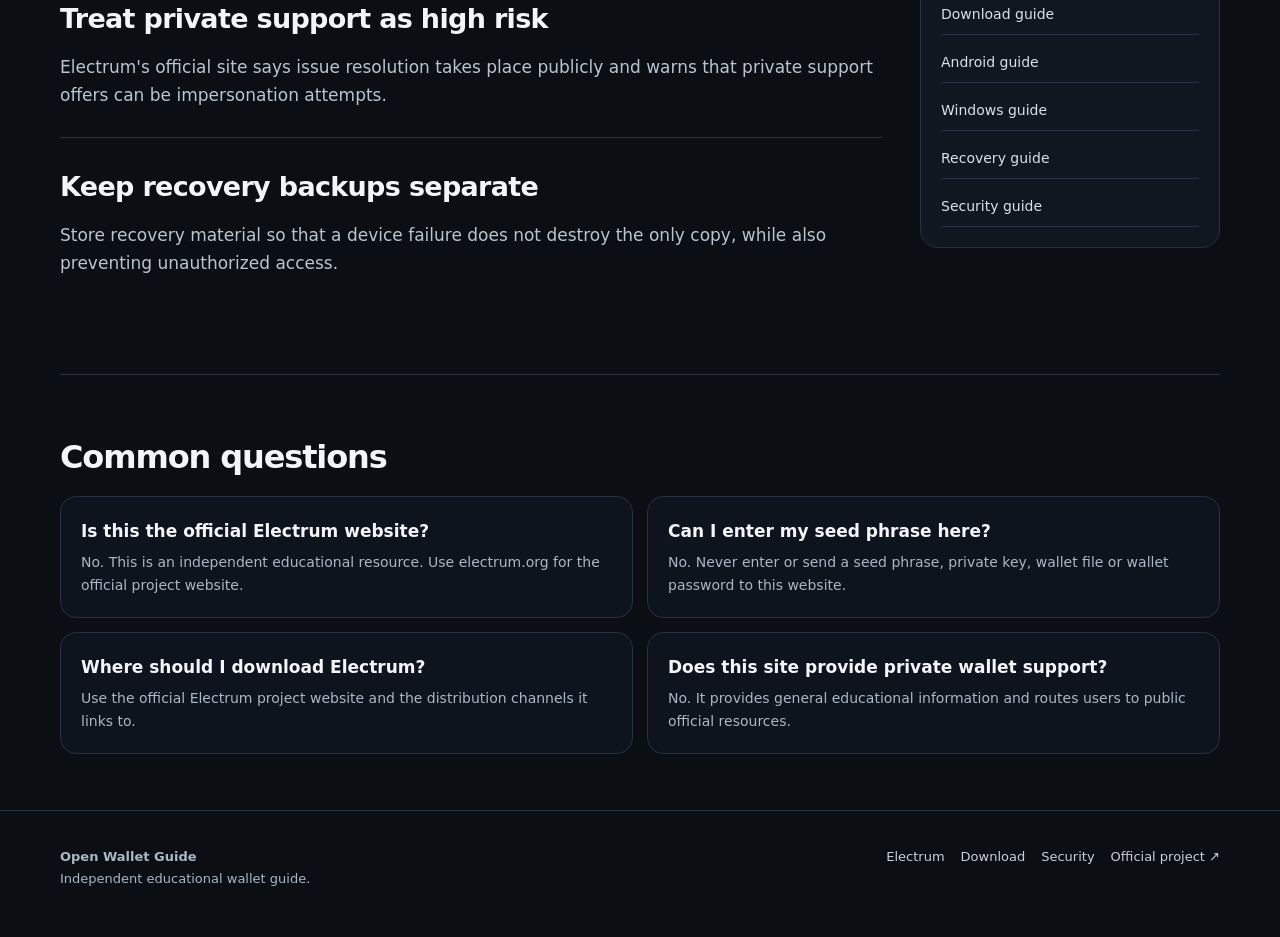
<file: electrum-security/index.html>
<!doctype html>
<html lang="en">
<head>
<meta charset="utf-8"><meta name="viewport" content="width=device-width,initial-scale=1">
<title>Electrum Security | Wallet Safety, Signatures &amp; Scam Avoidance</title>
<meta name="description" content="Electrum security guide covering official downloads, release signatures, seed phrase protection, malware and support-scam warning signs.">
<meta name="robots" content="index,follow,max-image-preview:large">
<link rel="canonical" href="https://electrum-wallet-guide.onrender.com/electrum-security/">
<meta property="og:type" content="website"><meta property="og:title" content="Electrum Security | Wallet Safety, Signatures &amp; Scam Avoidance">
<meta property="og:description" content="Electrum security guide covering official downloads, release signatures, seed phrase protection, malware and support-scam warning signs."><meta property="og:url" content="https://electrum-wallet-guide.onrender.com/electrum-security/">
<meta name="twitter:card" content="summary"><link rel="icon" href="/assets/favicon.svg" type="image/svg+xml"><link rel="stylesheet" href="/assets/styles.css">
<script type="application/ld+json">{"@context": "https://schema.org", "@type": "WebSite", "name": "Open Wallet Guide", "url": "https://electrum-wallet-guide.onrender.com/", "description": "Independent educational resources about Electrum Bitcoin Wallet."}</script>
<script type="application/ld+json">{"@context": "https://schema.org", "@type": "BreadcrumbList", "itemListElement": [{"@type": "ListItem", "position": 1, "name": "Home", "item": "https://electrum-wallet-guide.onrender.com/"}, {"@type": "ListItem", "position": 2, "name": "Electrum Security", "item": "https://electrum-wallet-guide.onrender.com/electrum-security/"}]}</script>
<script type="application/ld+json">{"@context": "https://schema.org", "@type": "FAQPage", "mainEntity": [{"@type": "Question", "name": "Is this the official Electrum website?", "acceptedAnswer": {"@type": "Answer", "text": "No. This is an independent educational guide. The official Electrum project website is electrum.org."}}, {"@type": "Question", "name": "Does this site ask for seed phrases or private keys?", "acceptedAnswer": {"@type": "Answer", "text": "No. Never share a wallet seed phrase, private key, wallet file or password with this site or with anyone offering wallet support."}}, {"@type": "Question", "name": "Where should I download Electrum?", "acceptedAnswer": {"@type": "Answer", "text": "Use the official Electrum project website and its linked distribution channels."}}]}</script>
</head>
<body>
<div class="notice"><div class="wrap"><span class="dot"></span><strong>Independent guide.</strong> Not affiliated with Electrum Technologies GmbH. Never share your seed phrase or private keys.</div></div>
<header><div class="wrap topbar"><a class="brand" href="/"><span class="mark">W</span><span>Open Wallet Guide</span></a><nav><a href="/electrum/">Electrum</a><a href="/electrum-wallet/">Wallet</a><a href="/electrum-download/">Download</a><a href="/electrum-app/">App</a><a href="/electrum-security/">Security</a></nav><a class="navcta" href="https://electrum.org/" target="_blank">Official Electrum ↗</a></div></header>
<main class="wrap">
<div class="breadcrumb"><a href="/">Home</a> &nbsp;/&nbsp; Electrum Security</div>
<section class="hero"><div class="hero-grid"><div><div class="eyebrow"><span class="dot"></span>Security guide</div><h1>Electrum Security: Wallet Safety Guide</h1><p class="lead">Security starts before the wallet opens: download source, device health, recovery backups and support habits all matter.</p>
<div class="actions"><a class="btn primary" href="https://electrum.org/" target="_blank">Visit official Electrum ↗</a><a class="btn secondary" href="https://docs.electrum.org/en/latest/" target="_blank">Official documentation ↗</a></div>
<div class="disclaimer">This website does not host Electrum installers, process wallet transactions, or request wallet recovery information.</div></div>
<aside class="trust-card"><h2>Wallet safety first</h2><p>Use this guide for orientation, then verify critical actions against official project resources.</p><ul class="safe-list"><li><b>✓</b> Official downloads only</li><li><b>✓</b> Never reveal your seed phrase</li><li><b>✓</b> Check addresses before sending</li><li><b>✓</b> Be cautious with private “support”</li></ul></aside></div></section>
<section class="section"><h2 class="section-title">Related Electrum guides</h2><div class="cards"><a class="card" href="/electrum-wallet/"><span class="kicker">Related</span><h3>Electrum Wallet</h3><p>Wallet overview and core concepts.</p><div class="arrow">Open →</div></a><a class="card" href="/electrum-download/"><span class="kicker">Related</span><h3>Electrum Download</h3><p>Official download sources and checks.</p><div class="arrow">Open →</div></a></div></section>
<section class="section"><div class="content-grid"><article class="article"><section class="content-block"><h2>Verify where software came from</h2><p>Use the official project website and, when appropriate, verify cryptographic signatures published for release files.</p></section><section class="content-block"><h2>Never disclose wallet secrets</h2><p>Seed phrases and private keys are not troubleshooting codes. Do not send them to support, enter them on websites or expose them through screen sharing.</p></section><section class="content-block"><h2>Treat private support as high risk</h2><p>Electrum&#x27;s official site says issue resolution takes place publicly and warns that private support offers can be impersonation attempts.</p></section><section class="content-block"><h2>Keep recovery backups separate</h2><p>Store recovery material so that a device failure does not destroy the only copy, while also preventing unauthorized access.</p></section></article><aside class="side">
<div class="sidebox"><h3>Official resources</h3><p>Use project-owned resources when downloading software or following technical instructions.</p><div class="linklist"><a href="https://electrum.org/" target="_blank">Electrum website ↗</a><a href="https://docs.electrum.org/en/latest/" target="_blank">Electrum documentation ↗</a><a href="https://github.com/spesmilo/electrum" target="_blank">Electrum source code ↗</a></div></div>

<div class="sidebox"><h3>Quick navigation</h3><div class="linklist"><a href="/electrum-download/">Download guide</a><a href="/electrum-android/">Android guide</a><a href="/electrum-windows/">Windows guide</a><a href="/electrum-recovery/">Recovery guide</a><a href="/electrum-security/">Security guide</a></div></div>
</aside></div></section>
<section class="faq"><h2 class="section-title">Common questions</h2><div class="faq-grid">
<div class="faq-item"><h3>Is this the official Electrum website?</h3><p>No. This is an independent educational resource. Use electrum.org for the official project website.</p></div>
<div class="faq-item"><h3>Can I enter my seed phrase here?</h3><p>No. Never enter or send a seed phrase, private key, wallet file or wallet password to this website.</p></div>
<div class="faq-item"><h3>Where should I download Electrum?</h3><p>Use the official Electrum project website and the distribution channels it links to.</p></div>
<div class="faq-item"><h3>Does this site provide private wallet support?</h3><p>No. It provides general educational information and routes users to public official resources.</p></div>
</div></section></main>
<footer><div class="wrap footergrid"><div><strong>Open Wallet Guide</strong><br>Independent educational wallet guide.</div><div class="footerlinks"><a href="/electrum/">Electrum</a><a href="/electrum-download/">Download</a><a href="/electrum-security/">Security</a><a href="https://electrum.org/" target="_blank">Official project ↗</a></div></div></footer>
<script src="/assets/site.js" defer></script></body></html>
</file>
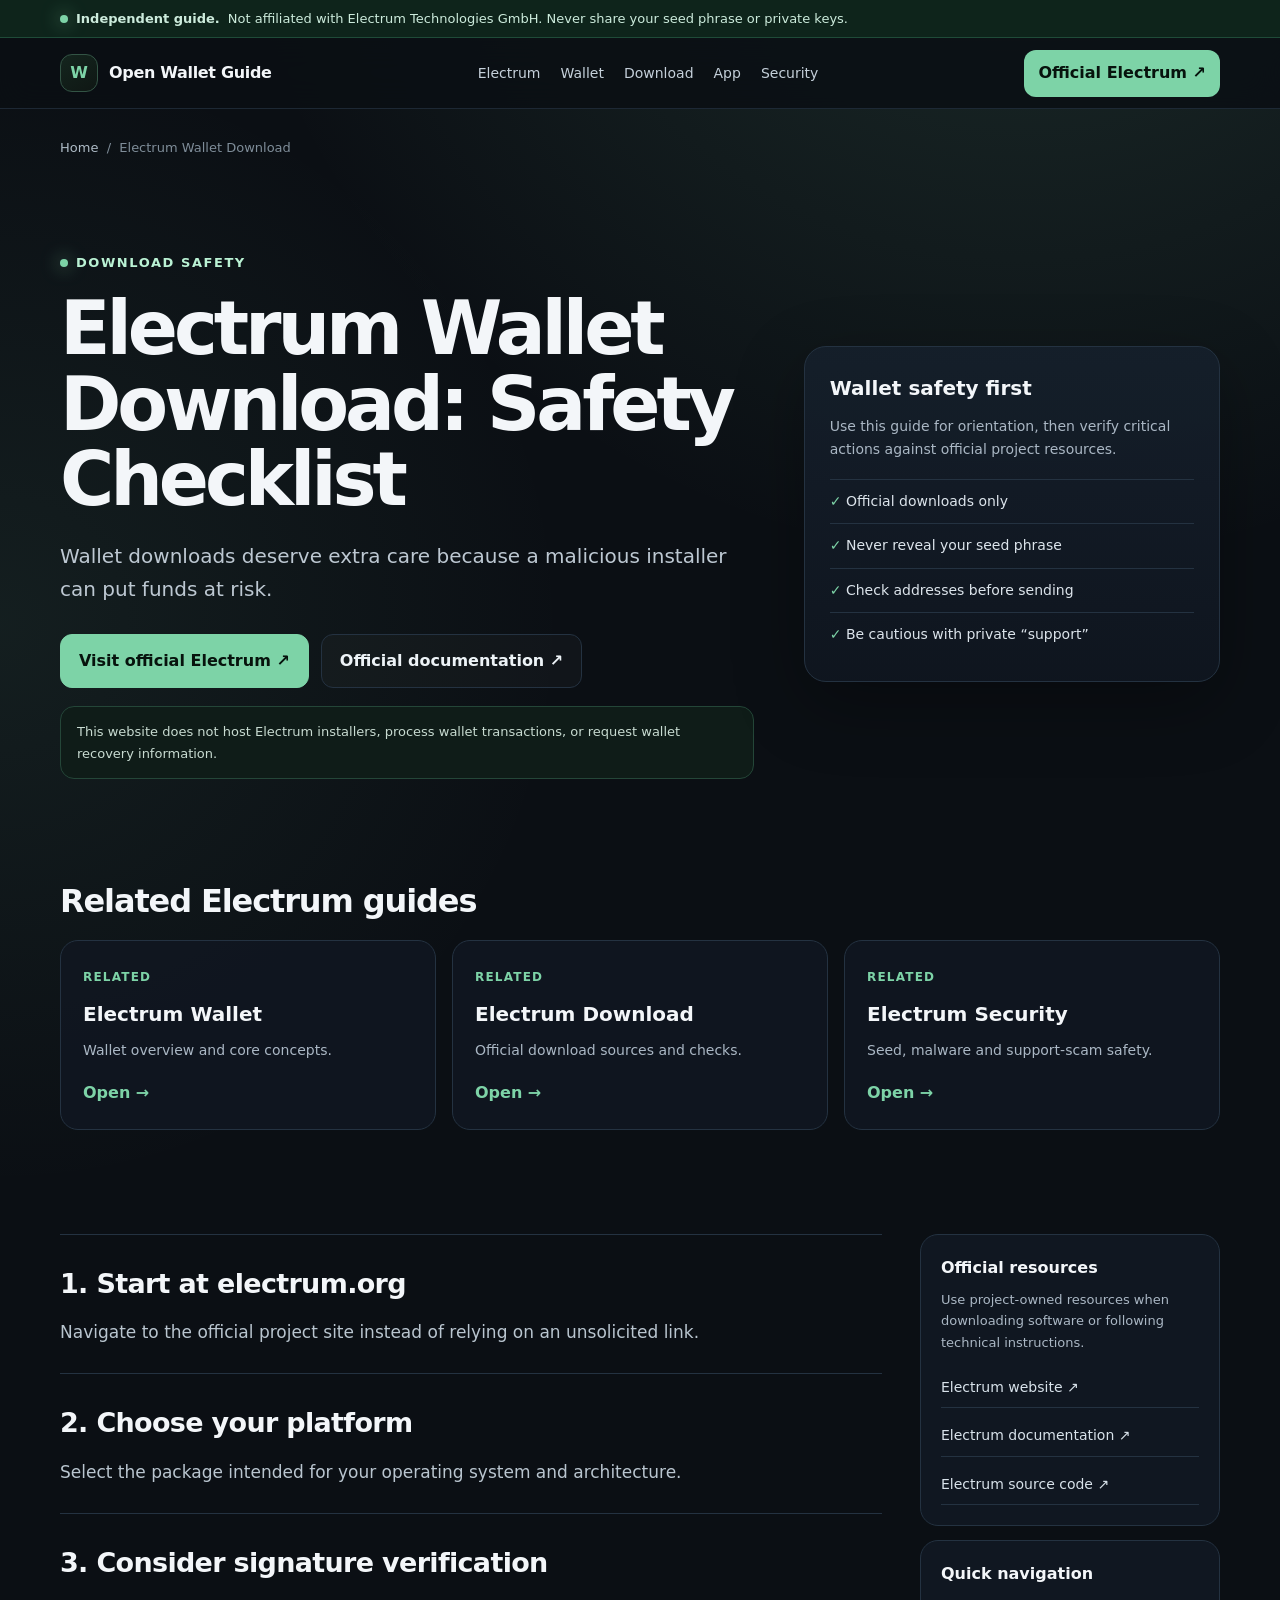
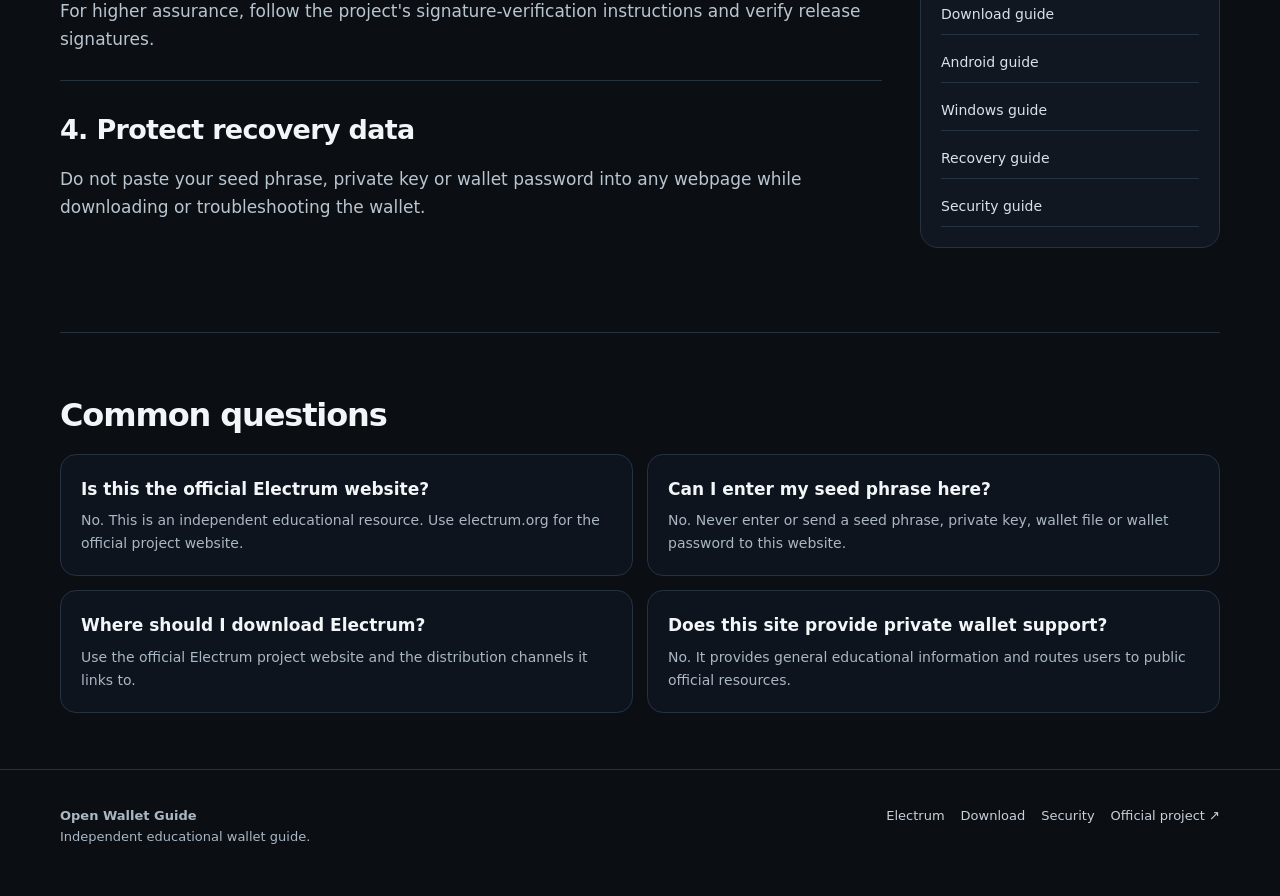
<file: electrum-wallet-download/index.html>
<!doctype html>
<html lang="en">
<head>
<meta charset="utf-8"><meta name="viewport" content="width=device-width,initial-scale=1">
<title>Electrum Wallet Download | Safe Download Checklist</title>
<meta name="description" content="A practical checklist for downloading Electrum Wallet from official sources and avoiding fake wallet installers.">
<meta name="robots" content="index,follow,max-image-preview:large">
<link rel="canonical" href="https://electrum-wallet-guide.onrender.com/electrum-wallet-download/">
<meta property="og:type" content="website"><meta property="og:title" content="Electrum Wallet Download | Safe Download Checklist">
<meta property="og:description" content="A practical checklist for downloading Electrum Wallet from official sources and avoiding fake wallet installers."><meta property="og:url" content="https://electrum-wallet-guide.onrender.com/electrum-wallet-download/">
<meta name="twitter:card" content="summary"><link rel="icon" href="/assets/favicon.svg" type="image/svg+xml"><link rel="stylesheet" href="/assets/styles.css">
<script type="application/ld+json">{"@context": "https://schema.org", "@type": "WebSite", "name": "Open Wallet Guide", "url": "https://electrum-wallet-guide.onrender.com/", "description": "Independent educational resources about Electrum Bitcoin Wallet."}</script>
<script type="application/ld+json">{"@context": "https://schema.org", "@type": "BreadcrumbList", "itemListElement": [{"@type": "ListItem", "position": 1, "name": "Home", "item": "https://electrum-wallet-guide.onrender.com/"}, {"@type": "ListItem", "position": 2, "name": "Electrum Wallet Download", "item": "https://electrum-wallet-guide.onrender.com/electrum-wallet-download/"}]}</script>
<script type="application/ld+json">{"@context": "https://schema.org", "@type": "FAQPage", "mainEntity": [{"@type": "Question", "name": "Is this the official Electrum website?", "acceptedAnswer": {"@type": "Answer", "text": "No. This is an independent educational guide. The official Electrum project website is electrum.org."}}, {"@type": "Question", "name": "Does this site ask for seed phrases or private keys?", "acceptedAnswer": {"@type": "Answer", "text": "No. Never share a wallet seed phrase, private key, wallet file or password with this site or with anyone offering wallet support."}}, {"@type": "Question", "name": "Where should I download Electrum?", "acceptedAnswer": {"@type": "Answer", "text": "Use the official Electrum project website and its linked distribution channels."}}]}</script>
</head>
<body>
<div class="notice"><div class="wrap"><span class="dot"></span><strong>Independent guide.</strong> Not affiliated with Electrum Technologies GmbH. Never share your seed phrase or private keys.</div></div>
<header><div class="wrap topbar"><a class="brand" href="/"><span class="mark">W</span><span>Open Wallet Guide</span></a><nav><a href="/electrum/">Electrum</a><a href="/electrum-wallet/">Wallet</a><a href="/electrum-download/">Download</a><a href="/electrum-app/">App</a><a href="/electrum-security/">Security</a></nav><a class="navcta" href="https://electrum.org/" target="_blank">Official Electrum ↗</a></div></header>
<main class="wrap">
<div class="breadcrumb"><a href="/">Home</a> &nbsp;/&nbsp; Electrum Wallet Download</div>
<section class="hero"><div class="hero-grid"><div><div class="eyebrow"><span class="dot"></span>Download safety</div><h1>Electrum Wallet Download: Safety Checklist</h1><p class="lead">Wallet downloads deserve extra care because a malicious installer can put funds at risk.</p>
<div class="actions"><a class="btn primary" href="https://electrum.org/" target="_blank">Visit official Electrum ↗</a><a class="btn secondary" href="https://docs.electrum.org/en/latest/" target="_blank">Official documentation ↗</a></div>
<div class="disclaimer">This website does not host Electrum installers, process wallet transactions, or request wallet recovery information.</div></div>
<aside class="trust-card"><h2>Wallet safety first</h2><p>Use this guide for orientation, then verify critical actions against official project resources.</p><ul class="safe-list"><li><b>✓</b> Official downloads only</li><li><b>✓</b> Never reveal your seed phrase</li><li><b>✓</b> Check addresses before sending</li><li><b>✓</b> Be cautious with private “support”</li></ul></aside></div></section>
<section class="section"><h2 class="section-title">Related Electrum guides</h2><div class="cards"><a class="card" href="/electrum-wallet/"><span class="kicker">Related</span><h3>Electrum Wallet</h3><p>Wallet overview and core concepts.</p><div class="arrow">Open →</div></a><a class="card" href="/electrum-download/"><span class="kicker">Related</span><h3>Electrum Download</h3><p>Official download sources and checks.</p><div class="arrow">Open →</div></a><a class="card" href="/electrum-security/"><span class="kicker">Related</span><h3>Electrum Security</h3><p>Seed, malware and support-scam safety.</p><div class="arrow">Open →</div></a></div></section>
<section class="section"><div class="content-grid"><article class="article"><section class="content-block"><h2>1. Start at electrum.org</h2><p>Navigate to the official project site instead of relying on an unsolicited link.</p></section><section class="content-block"><h2>2. Choose your platform</h2><p>Select the package intended for your operating system and architecture.</p></section><section class="content-block"><h2>3. Consider signature verification</h2><p>For higher assurance, follow the project&#x27;s signature-verification instructions and verify release signatures.</p></section><section class="content-block"><h2>4. Protect recovery data</h2><p>Do not paste your seed phrase, private key or wallet password into any webpage while downloading or troubleshooting the wallet.</p></section></article><aside class="side">
<div class="sidebox"><h3>Official resources</h3><p>Use project-owned resources when downloading software or following technical instructions.</p><div class="linklist"><a href="https://electrum.org/" target="_blank">Electrum website ↗</a><a href="https://docs.electrum.org/en/latest/" target="_blank">Electrum documentation ↗</a><a href="https://github.com/spesmilo/electrum" target="_blank">Electrum source code ↗</a></div></div>

<div class="sidebox"><h3>Quick navigation</h3><div class="linklist"><a href="/electrum-download/">Download guide</a><a href="/electrum-android/">Android guide</a><a href="/electrum-windows/">Windows guide</a><a href="/electrum-recovery/">Recovery guide</a><a href="/electrum-security/">Security guide</a></div></div>
</aside></div></section>
<section class="faq"><h2 class="section-title">Common questions</h2><div class="faq-grid">
<div class="faq-item"><h3>Is this the official Electrum website?</h3><p>No. This is an independent educational resource. Use electrum.org for the official project website.</p></div>
<div class="faq-item"><h3>Can I enter my seed phrase here?</h3><p>No. Never enter or send a seed phrase, private key, wallet file or wallet password to this website.</p></div>
<div class="faq-item"><h3>Where should I download Electrum?</h3><p>Use the official Electrum project website and the distribution channels it links to.</p></div>
<div class="faq-item"><h3>Does this site provide private wallet support?</h3><p>No. It provides general educational information and routes users to public official resources.</p></div>
</div></section></main>
<footer><div class="wrap footergrid"><div><strong>Open Wallet Guide</strong><br>Independent educational wallet guide.</div><div class="footerlinks"><a href="/electrum/">Electrum</a><a href="/electrum-download/">Download</a><a href="/electrum-security/">Security</a><a href="https://electrum.org/" target="_blank">Official project ↗</a></div></div></footer>
<script src="/assets/site.js" defer></script></body></html>
</file>
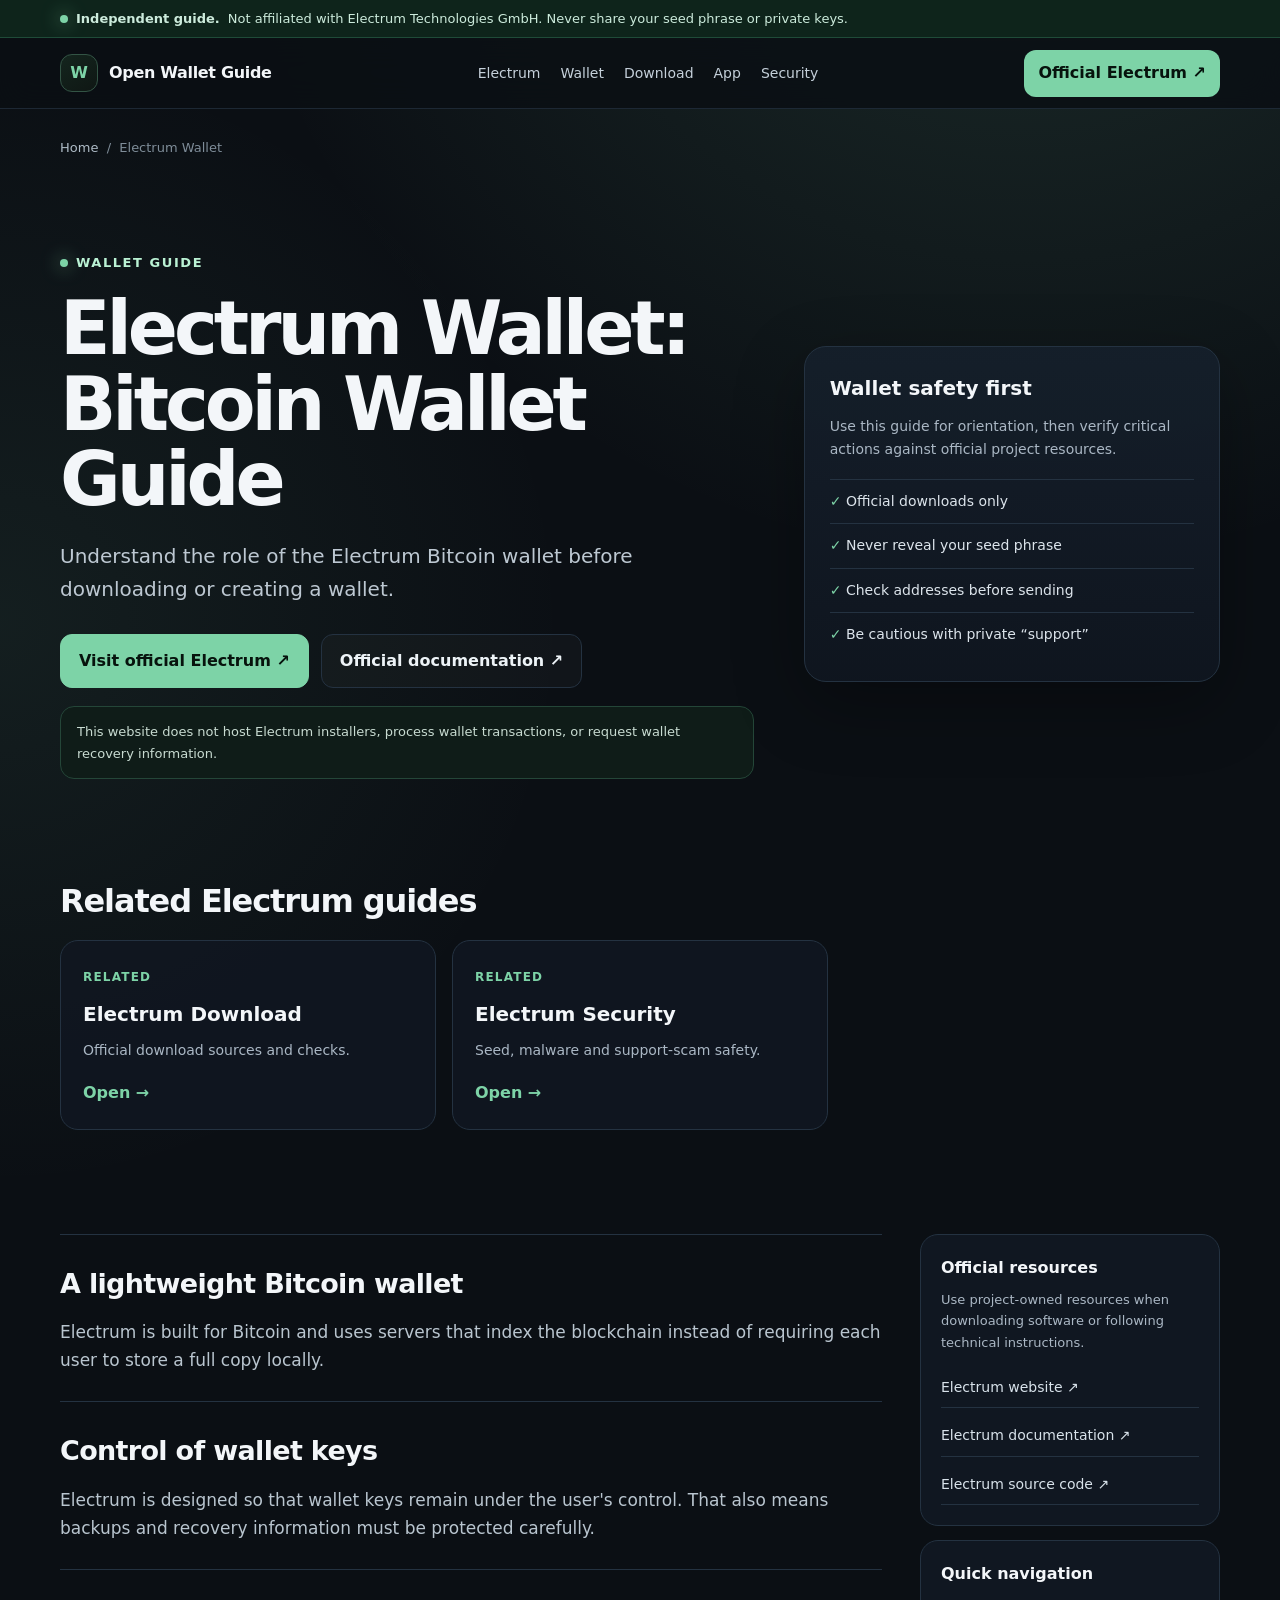
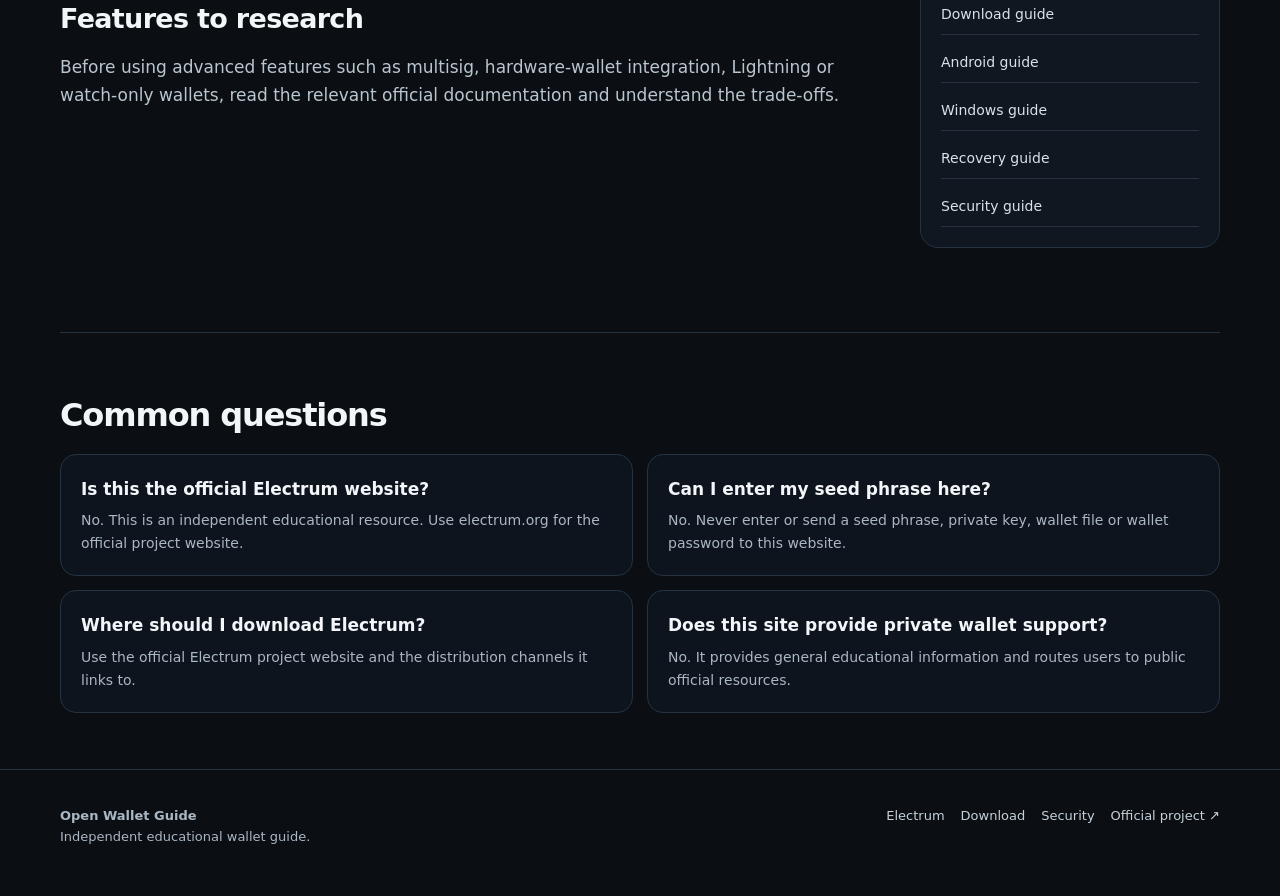
<file: electrum-wallet/index.html>
<!doctype html>
<html lang="en">
<head>
<meta charset="utf-8"><meta name="viewport" content="width=device-width,initial-scale=1">
<title>Electrum Wallet | Bitcoin Wallet Features, Setup &amp; Safety</title>
<meta name="description" content="Independent guide to Electrum Wallet features, setup considerations, security practices and links to official Electrum resources.">
<meta name="robots" content="index,follow,max-image-preview:large">
<link rel="canonical" href="https://electrum-wallet-guide.onrender.com/electrum-wallet/">
<meta property="og:type" content="website"><meta property="og:title" content="Electrum Wallet | Bitcoin Wallet Features, Setup &amp; Safety">
<meta property="og:description" content="Independent guide to Electrum Wallet features, setup considerations, security practices and links to official Electrum resources."><meta property="og:url" content="https://electrum-wallet-guide.onrender.com/electrum-wallet/">
<meta name="twitter:card" content="summary"><link rel="icon" href="/assets/favicon.svg" type="image/svg+xml"><link rel="stylesheet" href="/assets/styles.css">
<script type="application/ld+json">{"@context": "https://schema.org", "@type": "WebSite", "name": "Open Wallet Guide", "url": "https://electrum-wallet-guide.onrender.com/", "description": "Independent educational resources about Electrum Bitcoin Wallet."}</script>
<script type="application/ld+json">{"@context": "https://schema.org", "@type": "BreadcrumbList", "itemListElement": [{"@type": "ListItem", "position": 1, "name": "Home", "item": "https://electrum-wallet-guide.onrender.com/"}, {"@type": "ListItem", "position": 2, "name": "Electrum Wallet", "item": "https://electrum-wallet-guide.onrender.com/electrum-wallet/"}]}</script>
<script type="application/ld+json">{"@context": "https://schema.org", "@type": "FAQPage", "mainEntity": [{"@type": "Question", "name": "Is this the official Electrum website?", "acceptedAnswer": {"@type": "Answer", "text": "No. This is an independent educational guide. The official Electrum project website is electrum.org."}}, {"@type": "Question", "name": "Does this site ask for seed phrases or private keys?", "acceptedAnswer": {"@type": "Answer", "text": "No. Never share a wallet seed phrase, private key, wallet file or password with this site or with anyone offering wallet support."}}, {"@type": "Question", "name": "Where should I download Electrum?", "acceptedAnswer": {"@type": "Answer", "text": "Use the official Electrum project website and its linked distribution channels."}}]}</script>
</head>
<body>
<div class="notice"><div class="wrap"><span class="dot"></span><strong>Independent guide.</strong> Not affiliated with Electrum Technologies GmbH. Never share your seed phrase or private keys.</div></div>
<header><div class="wrap topbar"><a class="brand" href="/"><span class="mark">W</span><span>Open Wallet Guide</span></a><nav><a href="/electrum/">Electrum</a><a href="/electrum-wallet/">Wallet</a><a href="/electrum-download/">Download</a><a href="/electrum-app/">App</a><a href="/electrum-security/">Security</a></nav><a class="navcta" href="https://electrum.org/" target="_blank">Official Electrum ↗</a></div></header>
<main class="wrap">
<div class="breadcrumb"><a href="/">Home</a> &nbsp;/&nbsp; Electrum Wallet</div>
<section class="hero"><div class="hero-grid"><div><div class="eyebrow"><span class="dot"></span>Wallet guide</div><h1>Electrum Wallet: Bitcoin Wallet Guide</h1><p class="lead">Understand the role of the Electrum Bitcoin wallet before downloading or creating a wallet.</p>
<div class="actions"><a class="btn primary" href="https://electrum.org/" target="_blank">Visit official Electrum ↗</a><a class="btn secondary" href="https://docs.electrum.org/en/latest/" target="_blank">Official documentation ↗</a></div>
<div class="disclaimer">This website does not host Electrum installers, process wallet transactions, or request wallet recovery information.</div></div>
<aside class="trust-card"><h2>Wallet safety first</h2><p>Use this guide for orientation, then verify critical actions against official project resources.</p><ul class="safe-list"><li><b>✓</b> Official downloads only</li><li><b>✓</b> Never reveal your seed phrase</li><li><b>✓</b> Check addresses before sending</li><li><b>✓</b> Be cautious with private “support”</li></ul></aside></div></section>
<section class="section"><h2 class="section-title">Related Electrum guides</h2><div class="cards"><a class="card" href="/electrum-download/"><span class="kicker">Related</span><h3>Electrum Download</h3><p>Official download sources and checks.</p><div class="arrow">Open →</div></a><a class="card" href="/electrum-security/"><span class="kicker">Related</span><h3>Electrum Security</h3><p>Seed, malware and support-scam safety.</p><div class="arrow">Open →</div></a></div></section>
<section class="section"><div class="content-grid"><article class="article"><section class="content-block"><h2>A lightweight Bitcoin wallet</h2><p>Electrum is built for Bitcoin and uses servers that index the blockchain instead of requiring each user to store a full copy locally.</p></section><section class="content-block"><h2>Control of wallet keys</h2><p>Electrum is designed so that wallet keys remain under the user&#x27;s control. That also means backups and recovery information must be protected carefully.</p></section><section class="content-block"><h2>Features to research</h2><p>Before using advanced features such as multisig, hardware-wallet integration, Lightning or watch-only wallets, read the relevant official documentation and understand the trade-offs.</p></section></article><aside class="side">
<div class="sidebox"><h3>Official resources</h3><p>Use project-owned resources when downloading software or following technical instructions.</p><div class="linklist"><a href="https://electrum.org/" target="_blank">Electrum website ↗</a><a href="https://docs.electrum.org/en/latest/" target="_blank">Electrum documentation ↗</a><a href="https://github.com/spesmilo/electrum" target="_blank">Electrum source code ↗</a></div></div>

<div class="sidebox"><h3>Quick navigation</h3><div class="linklist"><a href="/electrum-download/">Download guide</a><a href="/electrum-android/">Android guide</a><a href="/electrum-windows/">Windows guide</a><a href="/electrum-recovery/">Recovery guide</a><a href="/electrum-security/">Security guide</a></div></div>
</aside></div></section>
<section class="faq"><h2 class="section-title">Common questions</h2><div class="faq-grid">
<div class="faq-item"><h3>Is this the official Electrum website?</h3><p>No. This is an independent educational resource. Use electrum.org for the official project website.</p></div>
<div class="faq-item"><h3>Can I enter my seed phrase here?</h3><p>No. Never enter or send a seed phrase, private key, wallet file or wallet password to this website.</p></div>
<div class="faq-item"><h3>Where should I download Electrum?</h3><p>Use the official Electrum project website and the distribution channels it links to.</p></div>
<div class="faq-item"><h3>Does this site provide private wallet support?</h3><p>No. It provides general educational information and routes users to public official resources.</p></div>
</div></section></main>
<footer><div class="wrap footergrid"><div><strong>Open Wallet Guide</strong><br>Independent educational wallet guide.</div><div class="footerlinks"><a href="/electrum/">Electrum</a><a href="/electrum-download/">Download</a><a href="/electrum-security/">Security</a><a href="https://electrum.org/" target="_blank">Official project ↗</a></div></div></footer>
<script src="/assets/site.js" defer></script></body></html>
</file>
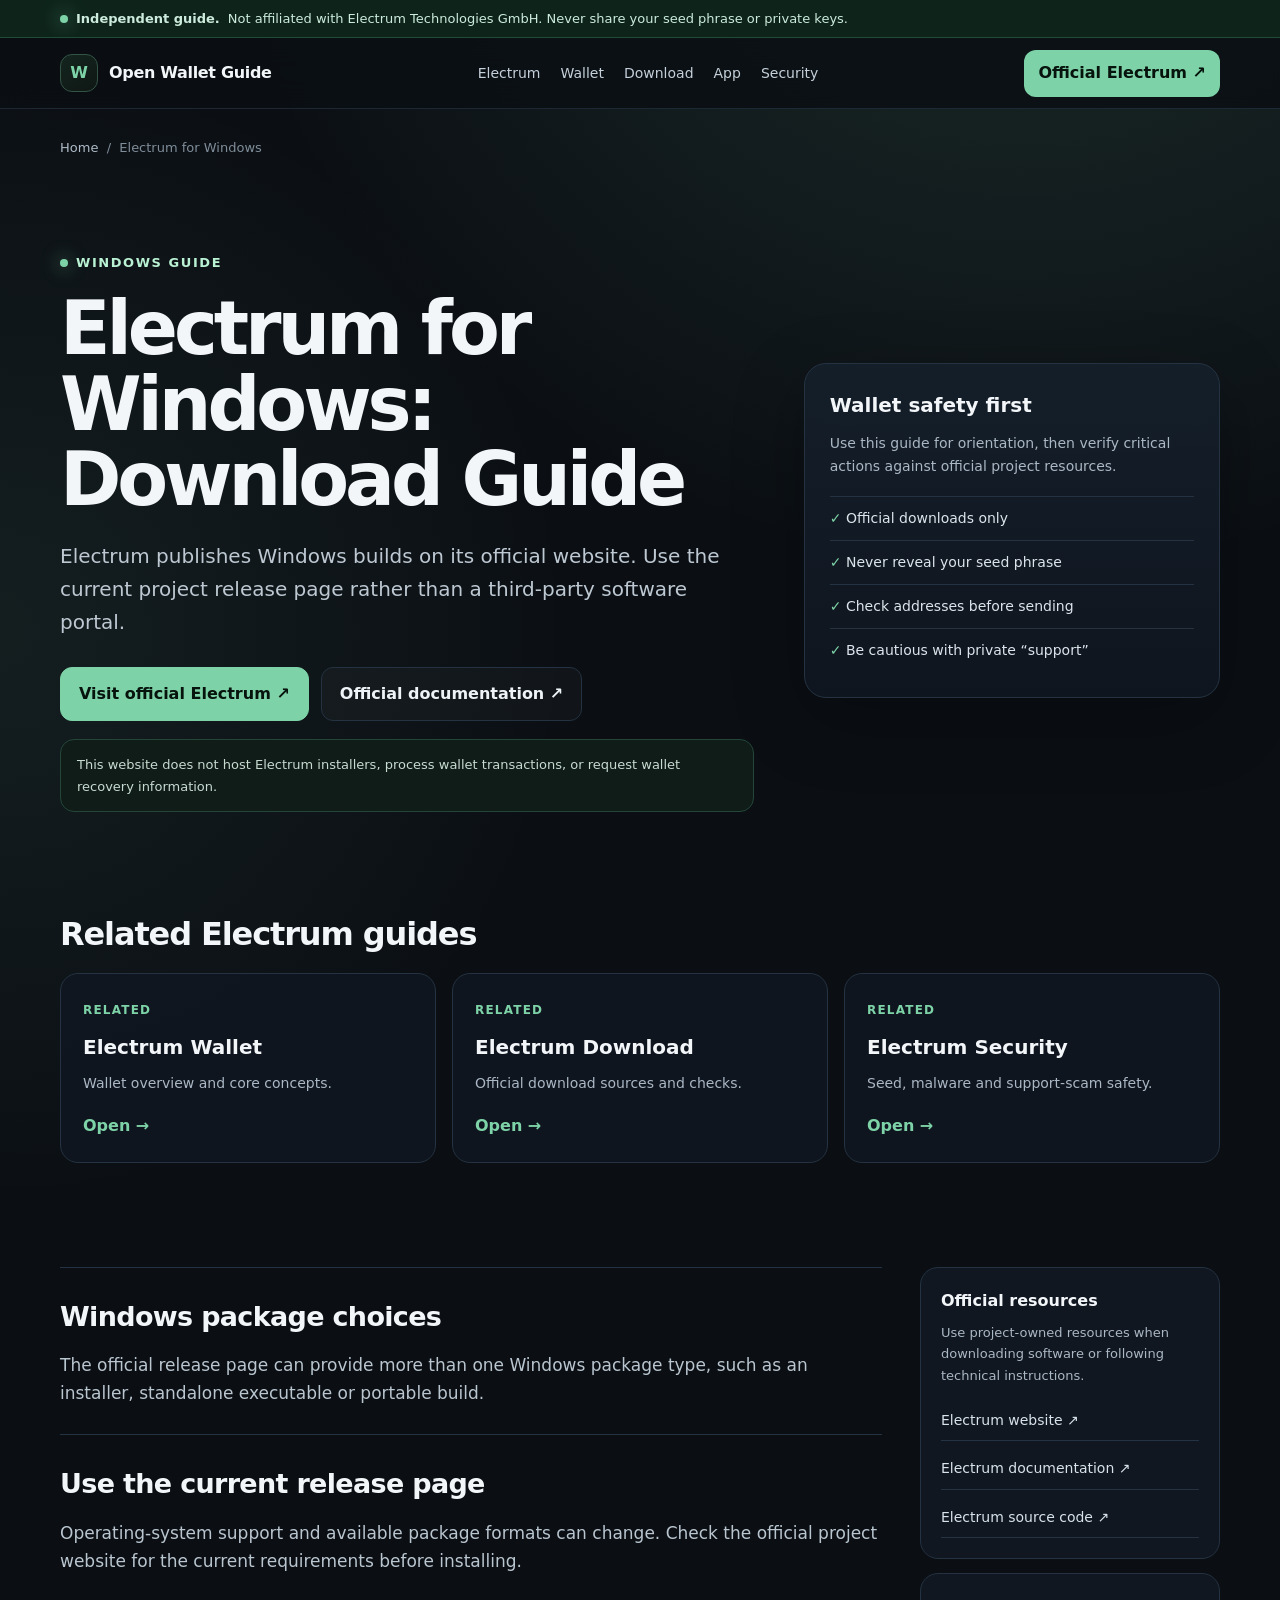
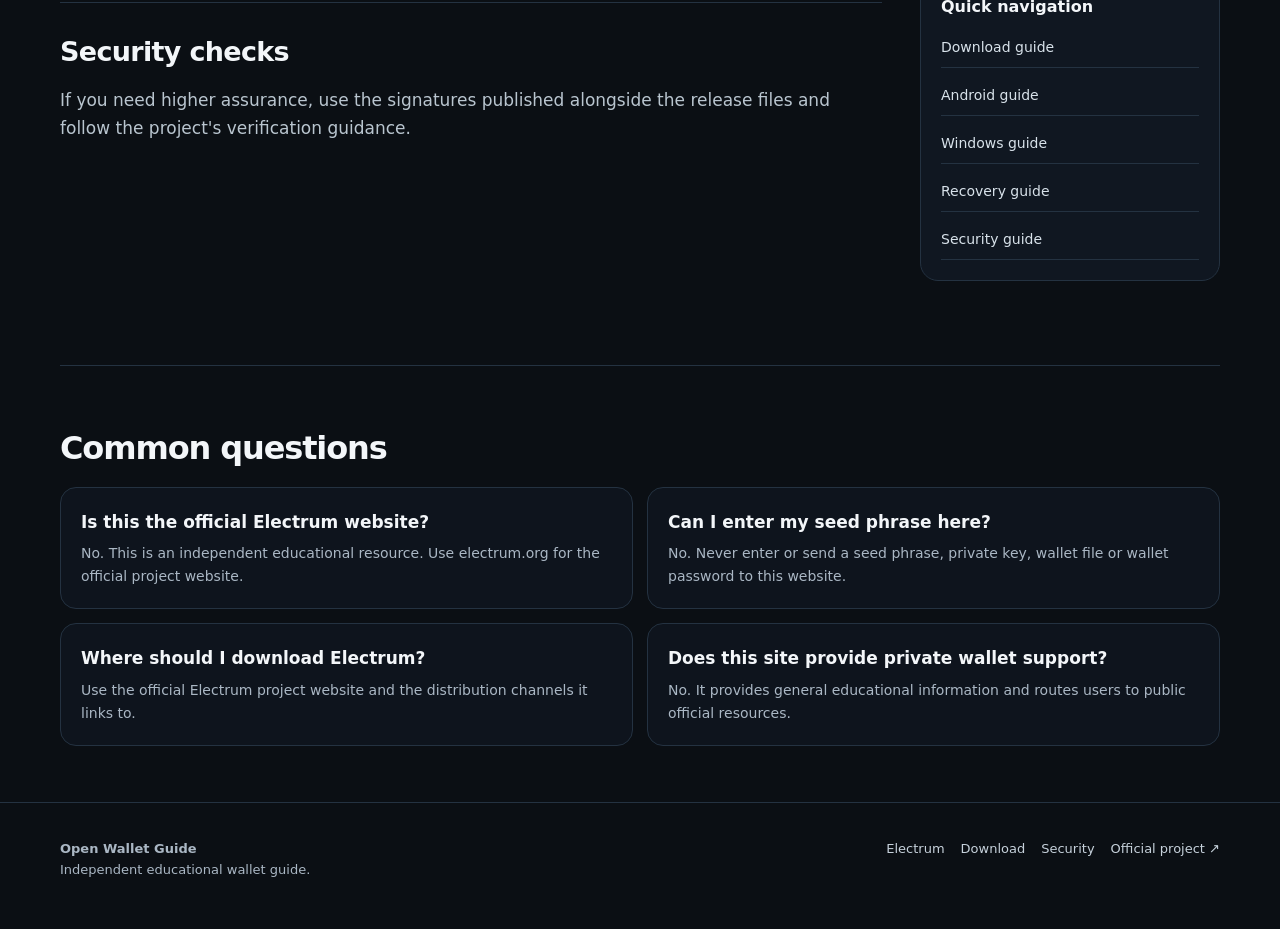
<file: electrum-windows/index.html>
<!doctype html>
<html lang="en">
<head>
<meta charset="utf-8"><meta name="viewport" content="width=device-width,initial-scale=1">
<title>Electrum Windows | Download &amp; Installation Guide</title>
<meta name="description" content="Find the official Electrum Windows download options and review installer, portable and signature-verification considerations.">
<meta name="robots" content="index,follow,max-image-preview:large">
<link rel="canonical" href="https://electrum-wallet-guide.onrender.com/electrum-windows/">
<meta property="og:type" content="website"><meta property="og:title" content="Electrum Windows | Download &amp; Installation Guide">
<meta property="og:description" content="Find the official Electrum Windows download options and review installer, portable and signature-verification considerations."><meta property="og:url" content="https://electrum-wallet-guide.onrender.com/electrum-windows/">
<meta name="twitter:card" content="summary"><link rel="icon" href="/assets/favicon.svg" type="image/svg+xml"><link rel="stylesheet" href="/assets/styles.css">
<script type="application/ld+json">{"@context": "https://schema.org", "@type": "WebSite", "name": "Open Wallet Guide", "url": "https://electrum-wallet-guide.onrender.com/", "description": "Independent educational resources about Electrum Bitcoin Wallet."}</script>
<script type="application/ld+json">{"@context": "https://schema.org", "@type": "BreadcrumbList", "itemListElement": [{"@type": "ListItem", "position": 1, "name": "Home", "item": "https://electrum-wallet-guide.onrender.com/"}, {"@type": "ListItem", "position": 2, "name": "Electrum Windows", "item": "https://electrum-wallet-guide.onrender.com/electrum-windows/"}]}</script>
<script type="application/ld+json">{"@context": "https://schema.org", "@type": "FAQPage", "mainEntity": [{"@type": "Question", "name": "Is this the official Electrum website?", "acceptedAnswer": {"@type": "Answer", "text": "No. This is an independent educational guide. The official Electrum project website is electrum.org."}}, {"@type": "Question", "name": "Does this site ask for seed phrases or private keys?", "acceptedAnswer": {"@type": "Answer", "text": "No. Never share a wallet seed phrase, private key, wallet file or password with this site or with anyone offering wallet support."}}, {"@type": "Question", "name": "Where should I download Electrum?", "acceptedAnswer": {"@type": "Answer", "text": "Use the official Electrum project website and its linked distribution channels."}}]}</script>
</head>
<body>
<div class="notice"><div class="wrap"><span class="dot"></span><strong>Independent guide.</strong> Not affiliated with Electrum Technologies GmbH. Never share your seed phrase or private keys.</div></div>
<header><div class="wrap topbar"><a class="brand" href="/"><span class="mark">W</span><span>Open Wallet Guide</span></a><nav><a href="/electrum/">Electrum</a><a href="/electrum-wallet/">Wallet</a><a href="/electrum-download/">Download</a><a href="/electrum-app/">App</a><a href="/electrum-security/">Security</a></nav><a class="navcta" href="https://electrum.org/" target="_blank">Official Electrum ↗</a></div></header>
<main class="wrap">
<div class="breadcrumb"><a href="/">Home</a> &nbsp;/&nbsp; Electrum for Windows</div>
<section class="hero"><div class="hero-grid"><div><div class="eyebrow"><span class="dot"></span>Windows guide</div><h1>Electrum for Windows: Download Guide</h1><p class="lead">Electrum publishes Windows builds on its official website. Use the current project release page rather than a third-party software portal.</p>
<div class="actions"><a class="btn primary" href="https://electrum.org/" target="_blank">Visit official Electrum ↗</a><a class="btn secondary" href="https://docs.electrum.org/en/latest/" target="_blank">Official documentation ↗</a></div>
<div class="disclaimer">This website does not host Electrum installers, process wallet transactions, or request wallet recovery information.</div></div>
<aside class="trust-card"><h2>Wallet safety first</h2><p>Use this guide for orientation, then verify critical actions against official project resources.</p><ul class="safe-list"><li><b>✓</b> Official downloads only</li><li><b>✓</b> Never reveal your seed phrase</li><li><b>✓</b> Check addresses before sending</li><li><b>✓</b> Be cautious with private “support”</li></ul></aside></div></section>
<section class="section"><h2 class="section-title">Related Electrum guides</h2><div class="cards"><a class="card" href="/electrum-wallet/"><span class="kicker">Related</span><h3>Electrum Wallet</h3><p>Wallet overview and core concepts.</p><div class="arrow">Open →</div></a><a class="card" href="/electrum-download/"><span class="kicker">Related</span><h3>Electrum Download</h3><p>Official download sources and checks.</p><div class="arrow">Open →</div></a><a class="card" href="/electrum-security/"><span class="kicker">Related</span><h3>Electrum Security</h3><p>Seed, malware and support-scam safety.</p><div class="arrow">Open →</div></a></div></section>
<section class="section"><div class="content-grid"><article class="article"><section class="content-block"><h2>Windows package choices</h2><p>The official release page can provide more than one Windows package type, such as an installer, standalone executable or portable build.</p></section><section class="content-block"><h2>Use the current release page</h2><p>Operating-system support and available package formats can change. Check the official project website for the current requirements before installing.</p></section><section class="content-block"><h2>Security checks</h2><p>If you need higher assurance, use the signatures published alongside the release files and follow the project&#x27;s verification guidance.</p></section></article><aside class="side">
<div class="sidebox"><h3>Official resources</h3><p>Use project-owned resources when downloading software or following technical instructions.</p><div class="linklist"><a href="https://electrum.org/" target="_blank">Electrum website ↗</a><a href="https://docs.electrum.org/en/latest/" target="_blank">Electrum documentation ↗</a><a href="https://github.com/spesmilo/electrum" target="_blank">Electrum source code ↗</a></div></div>

<div class="sidebox"><h3>Quick navigation</h3><div class="linklist"><a href="/electrum-download/">Download guide</a><a href="/electrum-android/">Android guide</a><a href="/electrum-windows/">Windows guide</a><a href="/electrum-recovery/">Recovery guide</a><a href="/electrum-security/">Security guide</a></div></div>
</aside></div></section>
<section class="faq"><h2 class="section-title">Common questions</h2><div class="faq-grid">
<div class="faq-item"><h3>Is this the official Electrum website?</h3><p>No. This is an independent educational resource. Use electrum.org for the official project website.</p></div>
<div class="faq-item"><h3>Can I enter my seed phrase here?</h3><p>No. Never enter or send a seed phrase, private key, wallet file or wallet password to this website.</p></div>
<div class="faq-item"><h3>Where should I download Electrum?</h3><p>Use the official Electrum project website and the distribution channels it links to.</p></div>
<div class="faq-item"><h3>Does this site provide private wallet support?</h3><p>No. It provides general educational information and routes users to public official resources.</p></div>
</div></section></main>
<footer><div class="wrap footergrid"><div><strong>Open Wallet Guide</strong><br>Independent educational wallet guide.</div><div class="footerlinks"><a href="/electrum/">Electrum</a><a href="/electrum-download/">Download</a><a href="/electrum-security/">Security</a><a href="https://electrum.org/" target="_blank">Official project ↗</a></div></div></footer>
<script src="/assets/site.js" defer></script></body></html>
</file>
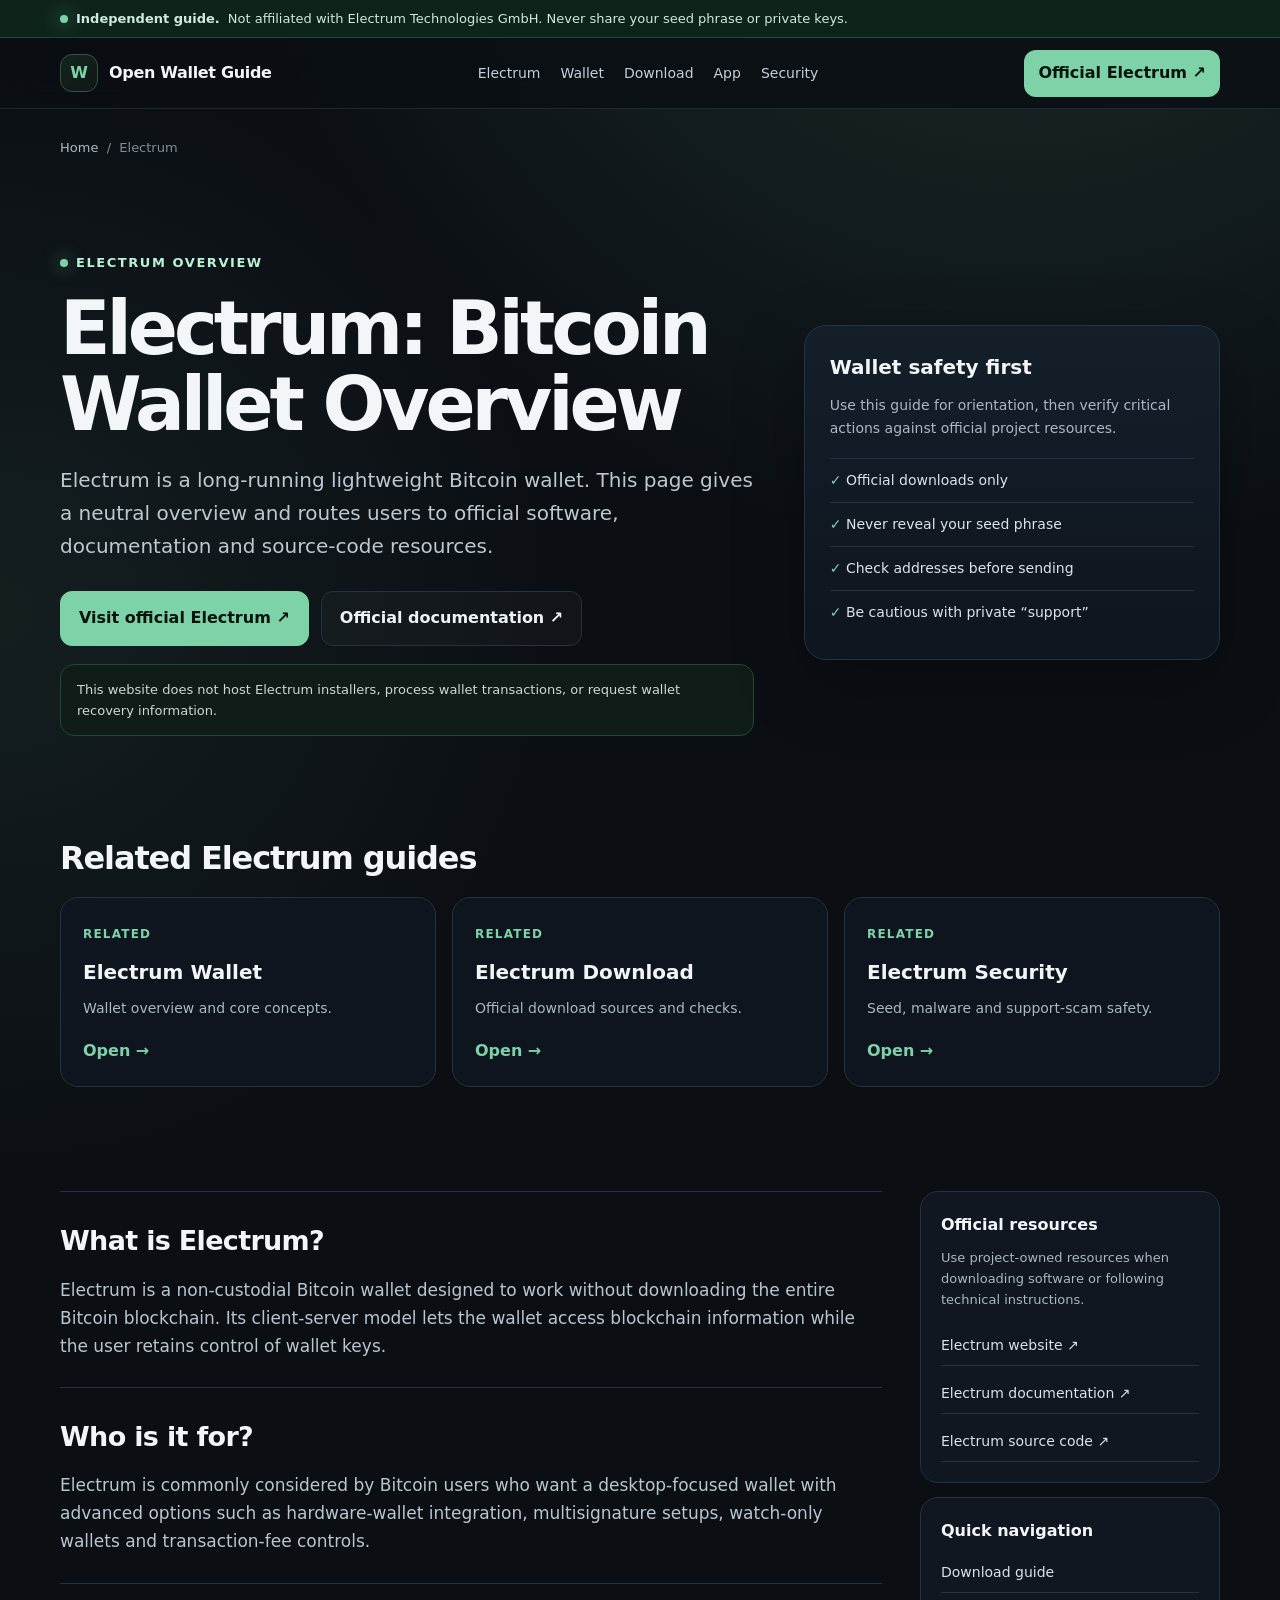
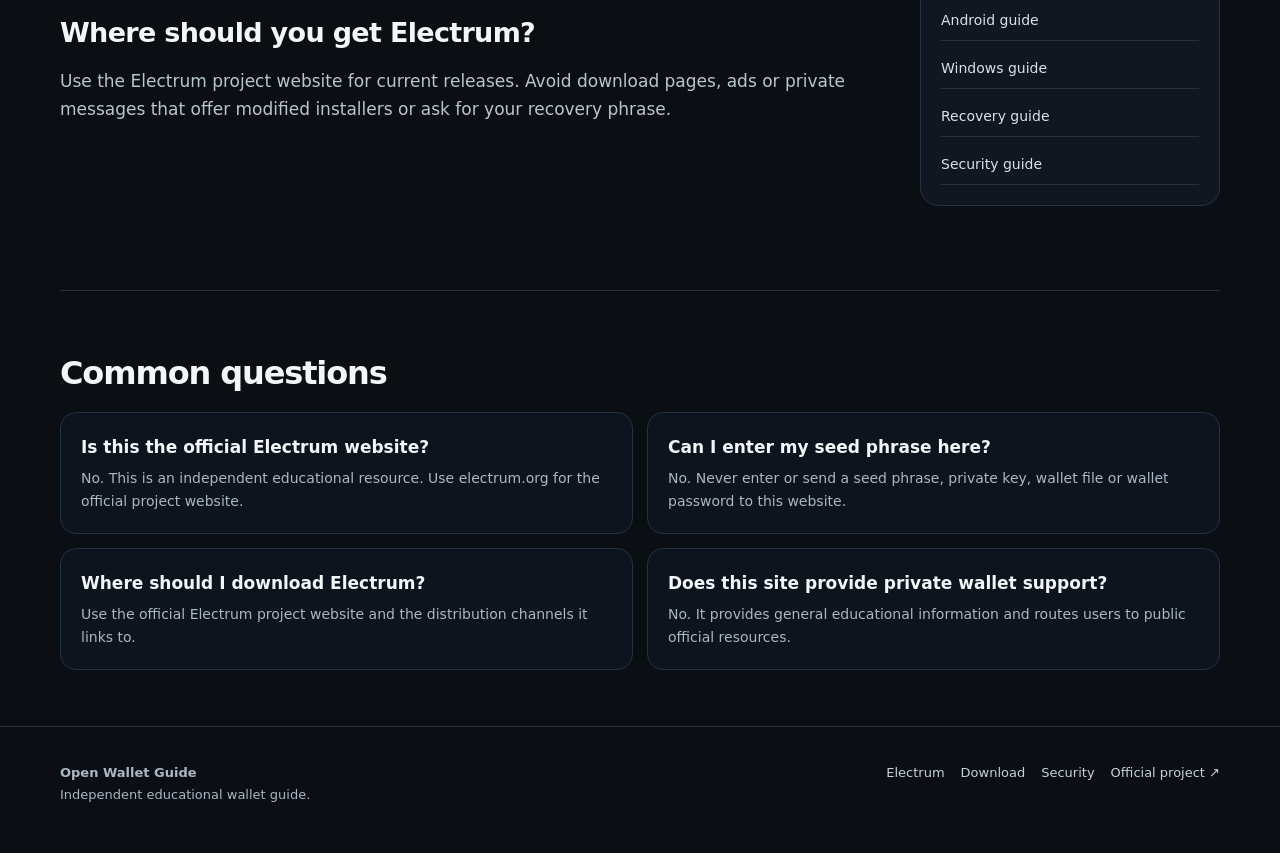
<file: electrum/index.html>
<!doctype html>
<html lang="en">
<head>
<meta charset="utf-8"><meta name="viewport" content="width=device-width,initial-scale=1">
<title>Electrum | Bitcoin Wallet Overview and Official Resources</title>
<meta name="description" content="Learn what Electrum is, how the Bitcoin wallet works at a high level, and where to find official downloads, documentation and source code.">
<meta name="robots" content="index,follow,max-image-preview:large">
<link rel="canonical" href="https://electrum-wallet-guide.onrender.com/electrum/">
<meta property="og:type" content="website"><meta property="og:title" content="Electrum | Bitcoin Wallet Overview and Official Resources">
<meta property="og:description" content="Learn what Electrum is, how the Bitcoin wallet works at a high level, and where to find official downloads, documentation and source code."><meta property="og:url" content="https://electrum-wallet-guide.onrender.com/electrum/">
<meta name="twitter:card" content="summary"><link rel="icon" href="/assets/favicon.svg" type="image/svg+xml"><link rel="stylesheet" href="/assets/styles.css">
<script type="application/ld+json">{"@context": "https://schema.org", "@type": "WebSite", "name": "Open Wallet Guide", "url": "https://electrum-wallet-guide.onrender.com/", "description": "Independent educational resources about Electrum Bitcoin Wallet."}</script>
<script type="application/ld+json">{"@context": "https://schema.org", "@type": "BreadcrumbList", "itemListElement": [{"@type": "ListItem", "position": 1, "name": "Home", "item": "https://electrum-wallet-guide.onrender.com/"}, {"@type": "ListItem", "position": 2, "name": "Electrum", "item": "https://electrum-wallet-guide.onrender.com/electrum/"}]}</script>
<script type="application/ld+json">{"@context": "https://schema.org", "@type": "FAQPage", "mainEntity": [{"@type": "Question", "name": "Is this the official Electrum website?", "acceptedAnswer": {"@type": "Answer", "text": "No. This is an independent educational guide. The official Electrum project website is electrum.org."}}, {"@type": "Question", "name": "Does this site ask for seed phrases or private keys?", "acceptedAnswer": {"@type": "Answer", "text": "No. Never share a wallet seed phrase, private key, wallet file or password with this site or with anyone offering wallet support."}}, {"@type": "Question", "name": "Where should I download Electrum?", "acceptedAnswer": {"@type": "Answer", "text": "Use the official Electrum project website and its linked distribution channels."}}]}</script>
</head>
<body>
<div class="notice"><div class="wrap"><span class="dot"></span><strong>Independent guide.</strong> Not affiliated with Electrum Technologies GmbH. Never share your seed phrase or private keys.</div></div>
<header><div class="wrap topbar"><a class="brand" href="/"><span class="mark">W</span><span>Open Wallet Guide</span></a><nav><a href="/electrum/">Electrum</a><a href="/electrum-wallet/">Wallet</a><a href="/electrum-download/">Download</a><a href="/electrum-app/">App</a><a href="/electrum-security/">Security</a></nav><a class="navcta" href="https://electrum.org/" target="_blank">Official Electrum ↗</a></div></header>
<main class="wrap">
<div class="breadcrumb"><a href="/">Home</a> &nbsp;/&nbsp; Electrum</div>
<section class="hero"><div class="hero-grid"><div><div class="eyebrow"><span class="dot"></span>Electrum overview</div><h1>Electrum: Bitcoin Wallet Overview</h1><p class="lead">Electrum is a long-running lightweight Bitcoin wallet. This page gives a neutral overview and routes users to official software, documentation and source-code resources.</p>
<div class="actions"><a class="btn primary" href="https://electrum.org/" target="_blank">Visit official Electrum ↗</a><a class="btn secondary" href="https://docs.electrum.org/en/latest/" target="_blank">Official documentation ↗</a></div>
<div class="disclaimer">This website does not host Electrum installers, process wallet transactions, or request wallet recovery information.</div></div>
<aside class="trust-card"><h2>Wallet safety first</h2><p>Use this guide for orientation, then verify critical actions against official project resources.</p><ul class="safe-list"><li><b>✓</b> Official downloads only</li><li><b>✓</b> Never reveal your seed phrase</li><li><b>✓</b> Check addresses before sending</li><li><b>✓</b> Be cautious with private “support”</li></ul></aside></div></section>
<section class="section"><h2 class="section-title">Related Electrum guides</h2><div class="cards"><a class="card" href="/electrum-wallet/"><span class="kicker">Related</span><h3>Electrum Wallet</h3><p>Wallet overview and core concepts.</p><div class="arrow">Open →</div></a><a class="card" href="/electrum-download/"><span class="kicker">Related</span><h3>Electrum Download</h3><p>Official download sources and checks.</p><div class="arrow">Open →</div></a><a class="card" href="/electrum-security/"><span class="kicker">Related</span><h3>Electrum Security</h3><p>Seed, malware and support-scam safety.</p><div class="arrow">Open →</div></a></div></section>
<section class="section"><div class="content-grid"><article class="article"><section class="content-block"><h2>What is Electrum?</h2><p>Electrum is a non-custodial Bitcoin wallet designed to work without downloading the entire Bitcoin blockchain. Its client-server model lets the wallet access blockchain information while the user retains control of wallet keys.</p></section><section class="content-block"><h2>Who is it for?</h2><p>Electrum is commonly considered by Bitcoin users who want a desktop-focused wallet with advanced options such as hardware-wallet integration, multisignature setups, watch-only wallets and transaction-fee controls.</p></section><section class="content-block"><h2>Where should you get Electrum?</h2><p>Use the Electrum project website for current releases. Avoid download pages, ads or private messages that offer modified installers or ask for your recovery phrase.</p></section></article><aside class="side">
<div class="sidebox"><h3>Official resources</h3><p>Use project-owned resources when downloading software or following technical instructions.</p><div class="linklist"><a href="https://electrum.org/" target="_blank">Electrum website ↗</a><a href="https://docs.electrum.org/en/latest/" target="_blank">Electrum documentation ↗</a><a href="https://github.com/spesmilo/electrum" target="_blank">Electrum source code ↗</a></div></div>

<div class="sidebox"><h3>Quick navigation</h3><div class="linklist"><a href="/electrum-download/">Download guide</a><a href="/electrum-android/">Android guide</a><a href="/electrum-windows/">Windows guide</a><a href="/electrum-recovery/">Recovery guide</a><a href="/electrum-security/">Security guide</a></div></div>
</aside></div></section>
<section class="faq"><h2 class="section-title">Common questions</h2><div class="faq-grid">
<div class="faq-item"><h3>Is this the official Electrum website?</h3><p>No. This is an independent educational resource. Use electrum.org for the official project website.</p></div>
<div class="faq-item"><h3>Can I enter my seed phrase here?</h3><p>No. Never enter or send a seed phrase, private key, wallet file or wallet password to this website.</p></div>
<div class="faq-item"><h3>Where should I download Electrum?</h3><p>Use the official Electrum project website and the distribution channels it links to.</p></div>
<div class="faq-item"><h3>Does this site provide private wallet support?</h3><p>No. It provides general educational information and routes users to public official resources.</p></div>
</div></section></main>
<footer><div class="wrap footergrid"><div><strong>Open Wallet Guide</strong><br>Independent educational wallet guide.</div><div class="footerlinks"><a href="/electrum/">Electrum</a><a href="/electrum-download/">Download</a><a href="/electrum-security/">Security</a><a href="https://electrum.org/" target="_blank">Official project ↗</a></div></div></footer>
<script src="/assets/site.js" defer></script></body></html>
</file>
<file: assets/styles.css>
:root{--bg:#0b0f14;--panel:#101721;--text:#f3f6f9;--muted:#aab7c4;--accent:#7dd3a7;--accent2:#baf2d4;--line:#243241;--max:1160px}
*{box-sizing:border-box}html{scroll-behavior:smooth}body{margin:0;font-family:Inter,ui-sans-serif,system-ui,-apple-system,BlinkMacSystemFont,"Segoe UI",sans-serif;background:radial-gradient(circle at 80% -10%,rgba(125,211,167,.16),transparent 28%),radial-gradient(circle at 0 25%,rgba(125,211,167,.08),transparent 25%),var(--bg);color:var(--text);line-height:1.65}a{color:inherit}.wrap{width:min(calc(100% - 36px),var(--max));margin:auto}.notice{background:#0e241b;border-bottom:1px solid #1f4b38;color:#ccebdc;font-size:13px}.notice .wrap{padding:8px 0;display:flex;gap:8px;align-items:center}.dot{width:8px;height:8px;border-radius:50%;background:var(--accent);box-shadow:0 0 18px rgba(125,211,167,.8)}header{position:sticky;top:0;z-index:20;background:rgba(11,15,20,.87);backdrop-filter:blur(16px);border-bottom:1px solid rgba(36,50,65,.75)}.topbar{height:70px;display:flex;align-items:center;justify-content:space-between;gap:22px}.brand{display:flex;align-items:center;gap:11px;text-decoration:none;font-weight:800;letter-spacing:-.02em}.mark{width:38px;height:38px;border:1px solid #335445;border-radius:12px;background:linear-gradient(145deg,#14251e,#0f1714);display:grid;place-items:center;color:var(--accent);font-weight:900}nav{display:flex;gap:20px;align-items:center}nav a{font-size:14px;color:#c5d0da;text-decoration:none}nav a:hover{color:#fff}.navcta,.btn{display:inline-flex;align-items:center;justify-content:center;gap:8px;text-decoration:none;border-radius:12px;font-weight:750}.navcta{padding:10px 14px;background:var(--accent);color:#07130d}.hero{padding:90px 0 62px}.eyebrow{display:inline-flex;align-items:center;gap:8px;color:var(--accent2);font-size:13px;font-weight:800;text-transform:uppercase;letter-spacing:.12em}.hero-grid{display:grid;grid-template-columns:minmax(0,1.25fr) minmax(300px,.75fr);gap:50px;align-items:center}h1{font-size:clamp(42px,6vw,74px);line-height:1.02;letter-spacing:-.055em;margin:16px 0 22px;max-width:940px}.lead{font-size:20px;color:#bdc8d2;max-width:770px;margin:0 0 28px}.actions{display:flex;flex-wrap:wrap;gap:12px}.btn{padding:13px 18px;border:1px solid var(--line)}.btn.primary{background:var(--accent);color:#07130d;border-color:var(--accent)}.btn.secondary{background:rgba(255,255,255,.025);color:#edf3f7}.btn:hover{transform:translateY(-1px)}.trust-card{background:linear-gradient(180deg,rgba(21,31,43,.92),rgba(15,22,31,.92));border:1px solid var(--line);border-radius:22px;padding:25px;box-shadow:0 22px 70px rgba(0,0,0,.30)}.trust-card h2{font-size:20px;margin:0 0 10px}.trust-card p{color:var(--muted);font-size:14px;margin:0 0 14px}.safe-list{list-style:none;padding:0;margin:18px 0 0}.safe-list li{padding:10px 0;border-top:1px solid var(--line);color:#dce4eb;font-size:14px}.safe-list b{color:var(--accent)}.section{padding:34px 0 70px}.section-title{font-size:32px;letter-spacing:-.035em;margin:0 0 12px}.section-copy{color:var(--muted);max-width:820px;margin:0 0 28px}.cards{display:grid;grid-template-columns:repeat(3,1fr);gap:16px}.card{display:block;text-decoration:none;background:rgba(16,23,33,.82);border:1px solid var(--line);border-radius:18px;padding:22px;min-height:174px;transition:.2s}.card:hover{transform:translateY(-3px);border-color:#3c6652;background:#131d27}.card .kicker{color:var(--accent);font-size:12px;font-weight:800;text-transform:uppercase;letter-spacing:.1em}.card h3{font-size:20px;margin:9px 0 8px}.card p{margin:0;color:var(--muted);font-size:14px}.arrow{margin-top:18px;color:var(--accent);font-weight:800}.content-grid{display:grid;grid-template-columns:minmax(0,1fr) 300px;gap:38px}.article{min-width:0}.content-block{padding:27px 0;border-top:1px solid var(--line)}.content-block h2{font-size:27px;letter-spacing:-.025em;margin:0 0 12px}.content-block p{color:#b9c5cf;margin:0;font-size:17px}.side{position:sticky;top:102px;align-self:start}.sidebox{background:var(--panel);border:1px solid var(--line);border-radius:18px;padding:20px;margin-bottom:14px}.sidebox h3{margin:0 0 8px;font-size:16px}.sidebox p{font-size:13px;color:var(--muted);margin:0 0 15px}.linklist{display:flex;flex-direction:column;gap:8px}.linklist a{font-size:14px;color:#d8e2ea;text-decoration:none;padding:8px 0;border-bottom:1px solid var(--line)}.linklist a:hover{color:var(--accent)}.faq{border-top:1px solid var(--line);padding:56px 0}.faq-grid{display:grid;grid-template-columns:1fr 1fr;gap:14px}.faq-item{background:rgba(16,23,33,.72);border:1px solid var(--line);padding:20px;border-radius:16px}.faq-item h3{font-size:17px;margin:0 0 6px}.faq-item p{color:var(--muted);margin:0;font-size:14px}.disclaimer{margin:18px 0 0;padding:14px 16px;border-radius:14px;background:#0f1c18;border:1px solid #244638;color:#c8dbd1;font-size:13px}footer{border-top:1px solid var(--line);padding:35px 0 48px;color:var(--muted);font-size:13px}.footergrid{display:flex;justify-content:space-between;gap:24px;align-items:flex-start}.footerlinks{display:flex;gap:16px;flex-wrap:wrap}.footerlinks a{text-decoration:none;color:#c6d1db}.breadcrumb{padding-top:28px;color:#7f8d99;font-size:13px}.breadcrumb a{color:#aebbc6;text-decoration:none}@media(max-width:900px){nav{display:none}.hero{padding-top:62px}.hero-grid,.content-grid{grid-template-columns:1fr}.side{position:static}.cards{grid-template-columns:1fr 1fr}.trust-card{max-width:620px}.faq-grid{grid-template-columns:1fr}}@media(max-width:620px){.wrap{width:min(calc(100% - 26px),var(--max))}.topbar{height:62px}.brand span:last-child{font-size:14px}.hero{padding:48px 0 44px}h1{font-size:42px}.lead{font-size:17px}.cards{grid-template-columns:1fr}.footergrid{flex-direction:column}.notice{font-size:11px}.navcta{font-size:12px;padding:8px 10px}}
</file>
